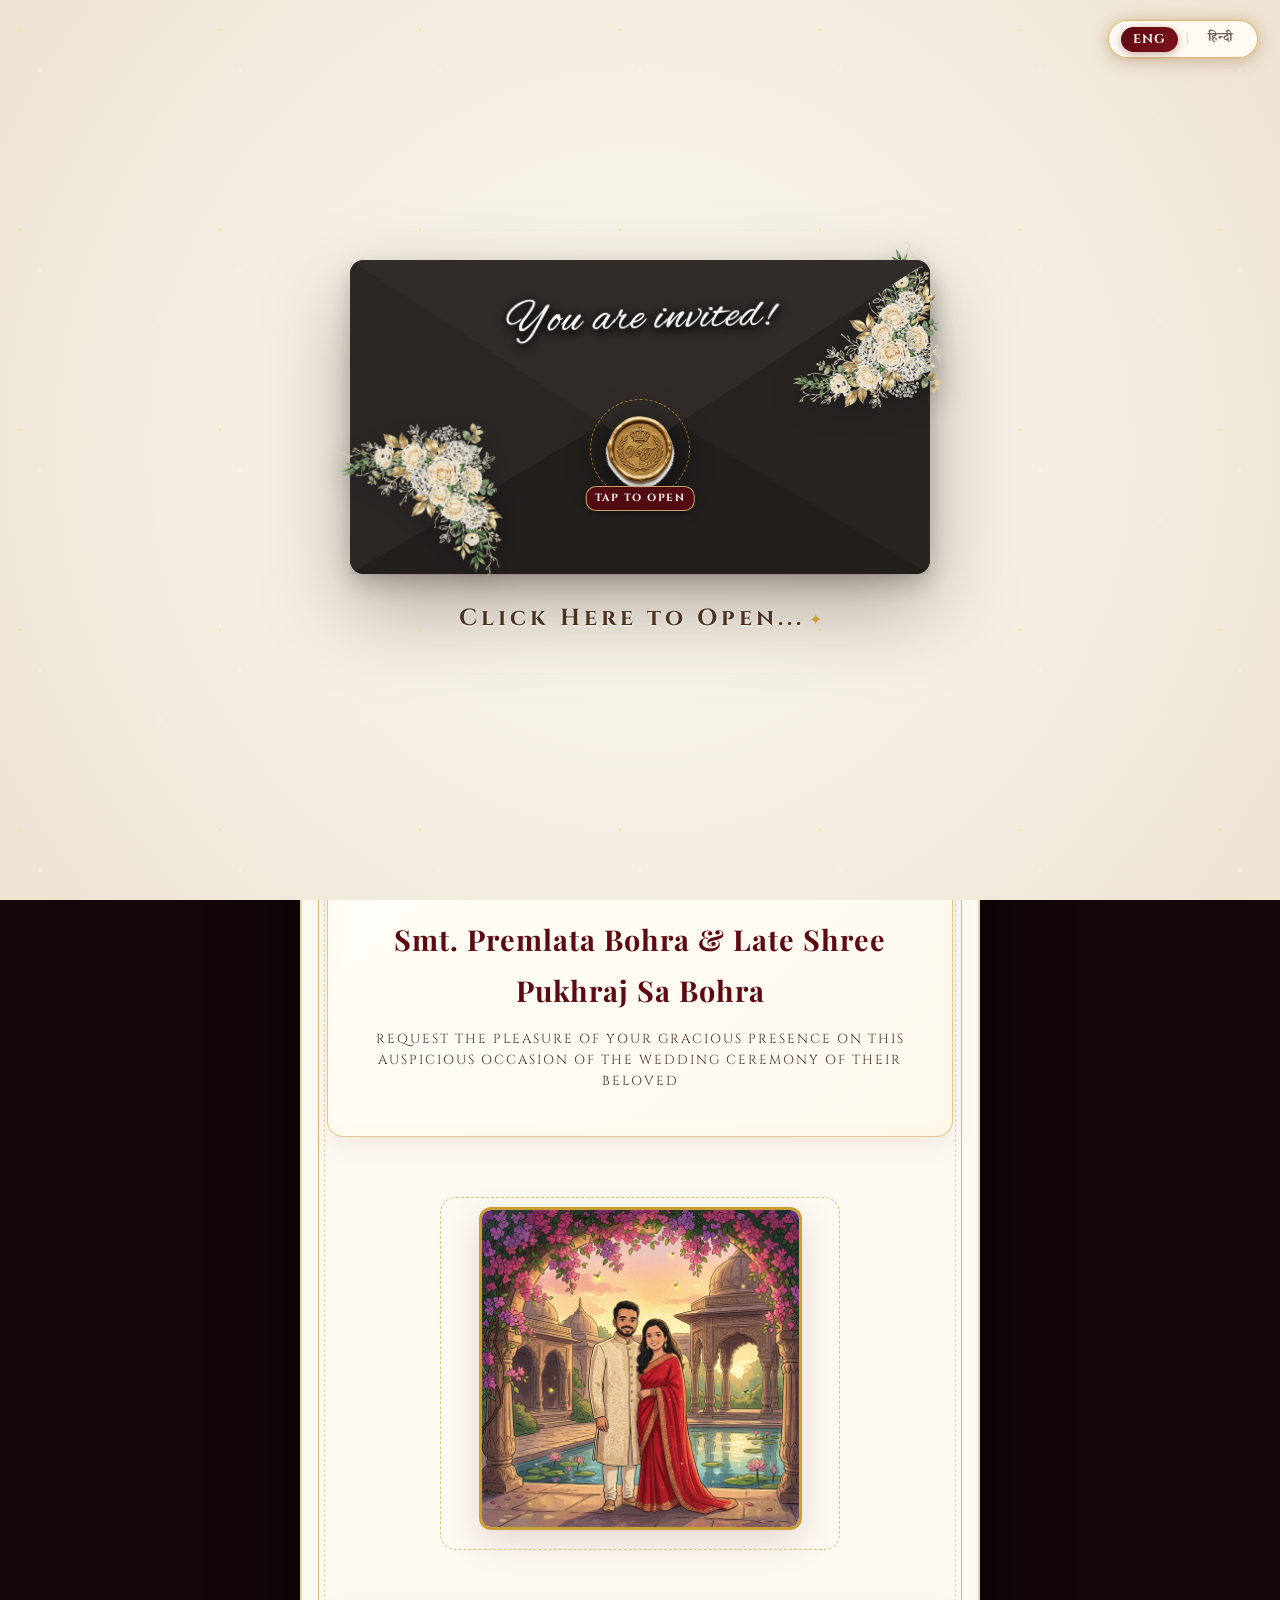
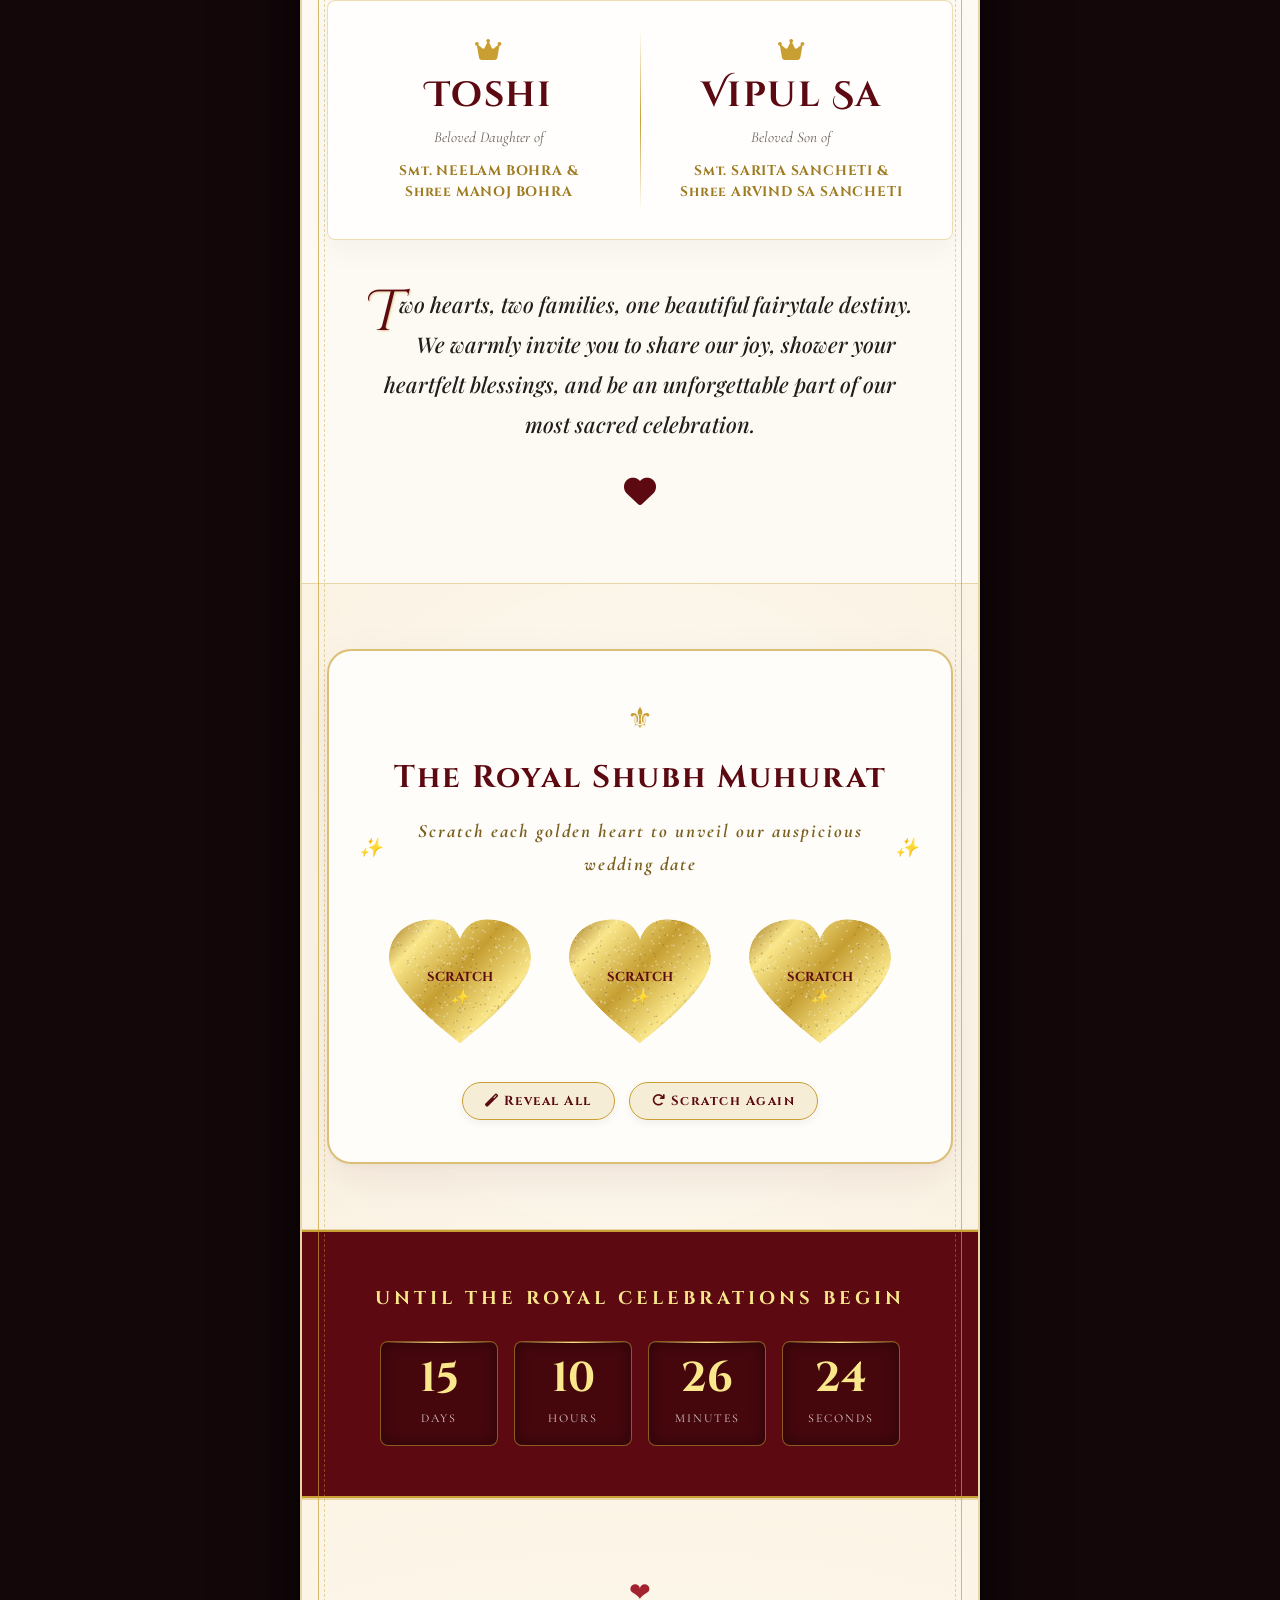
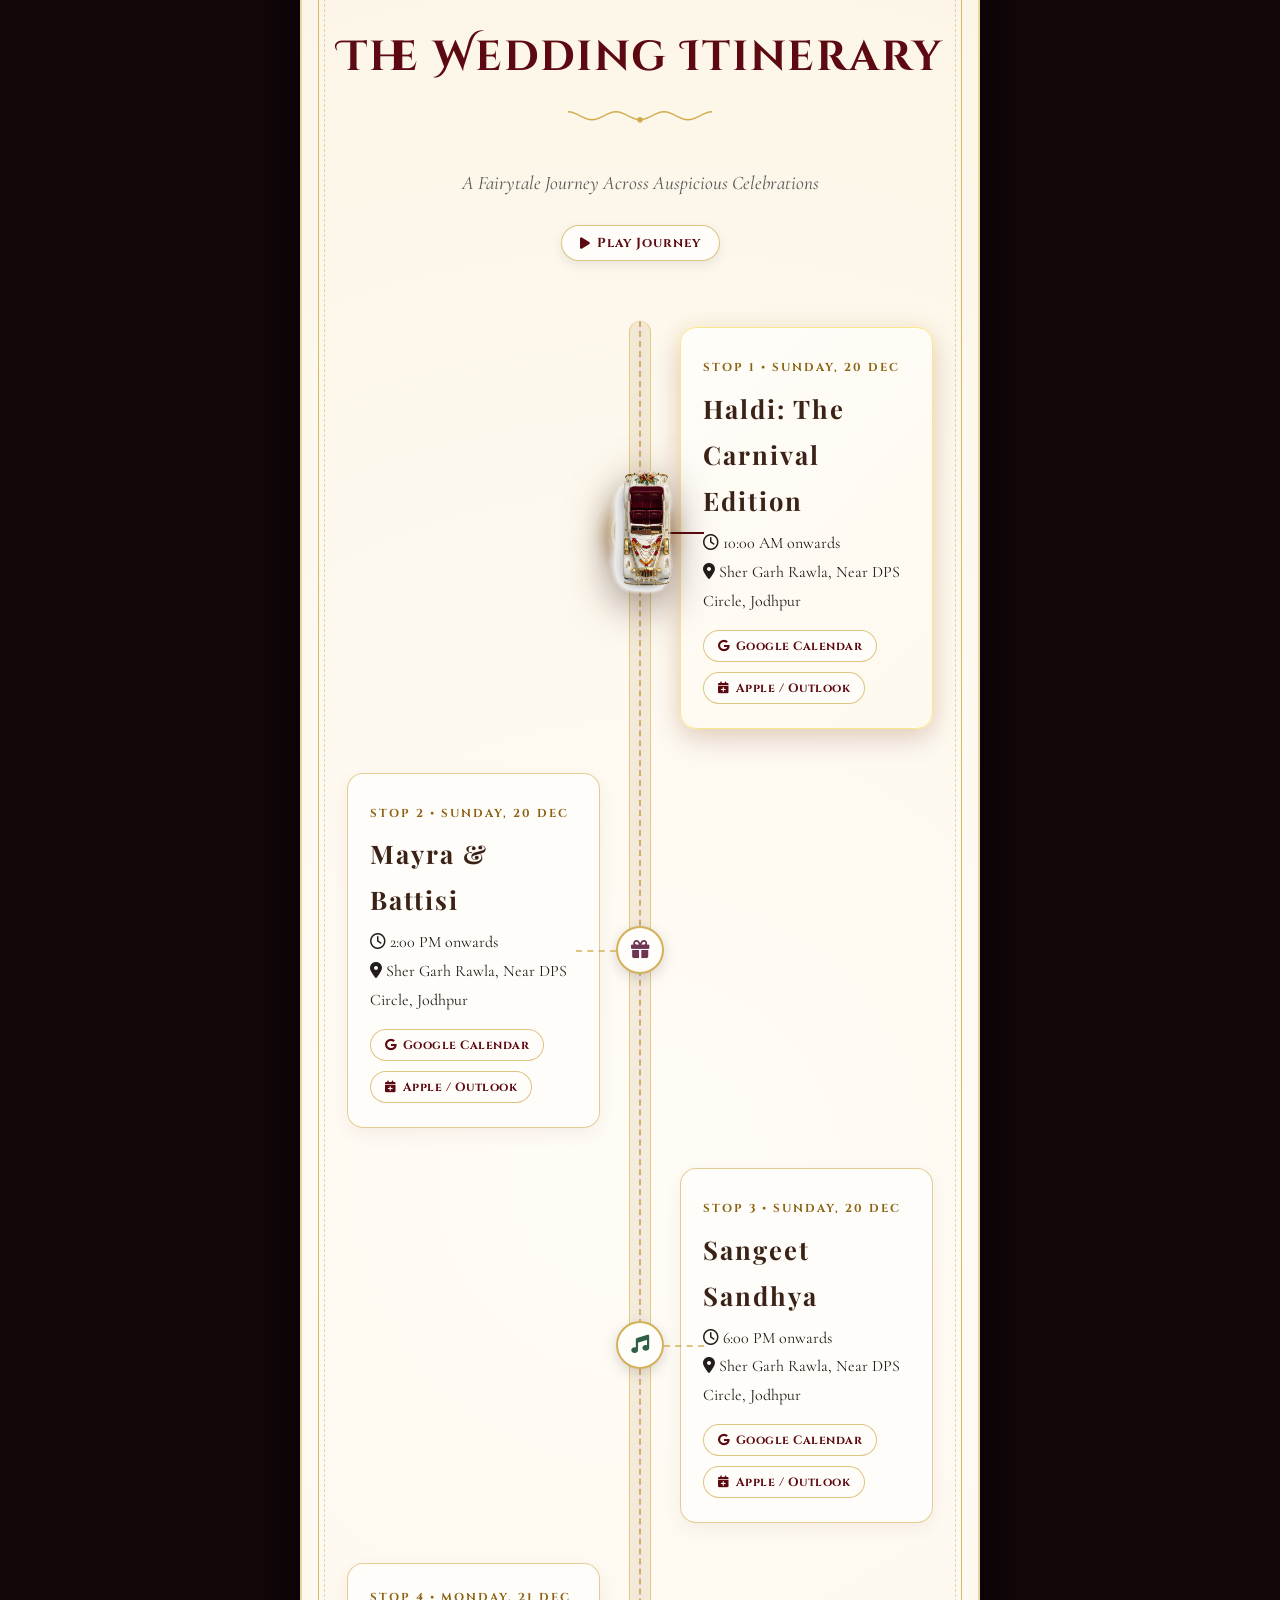
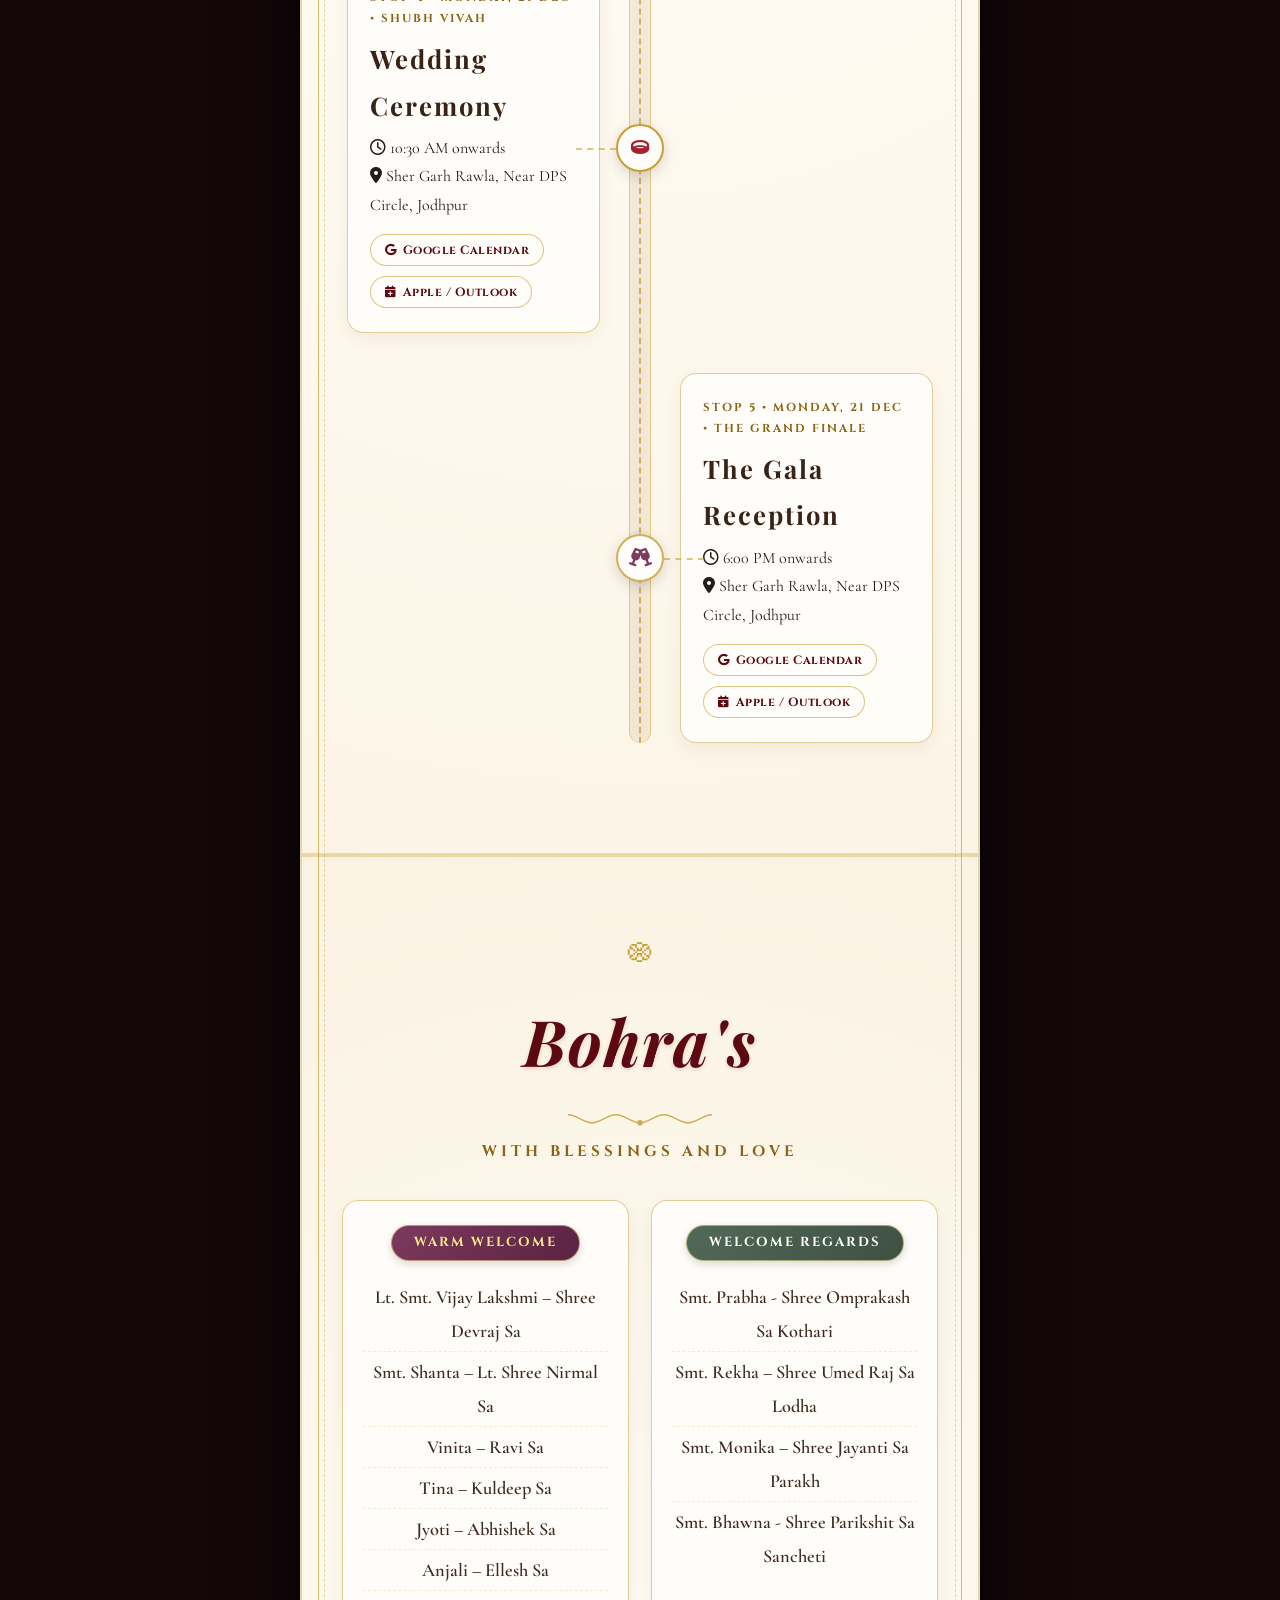
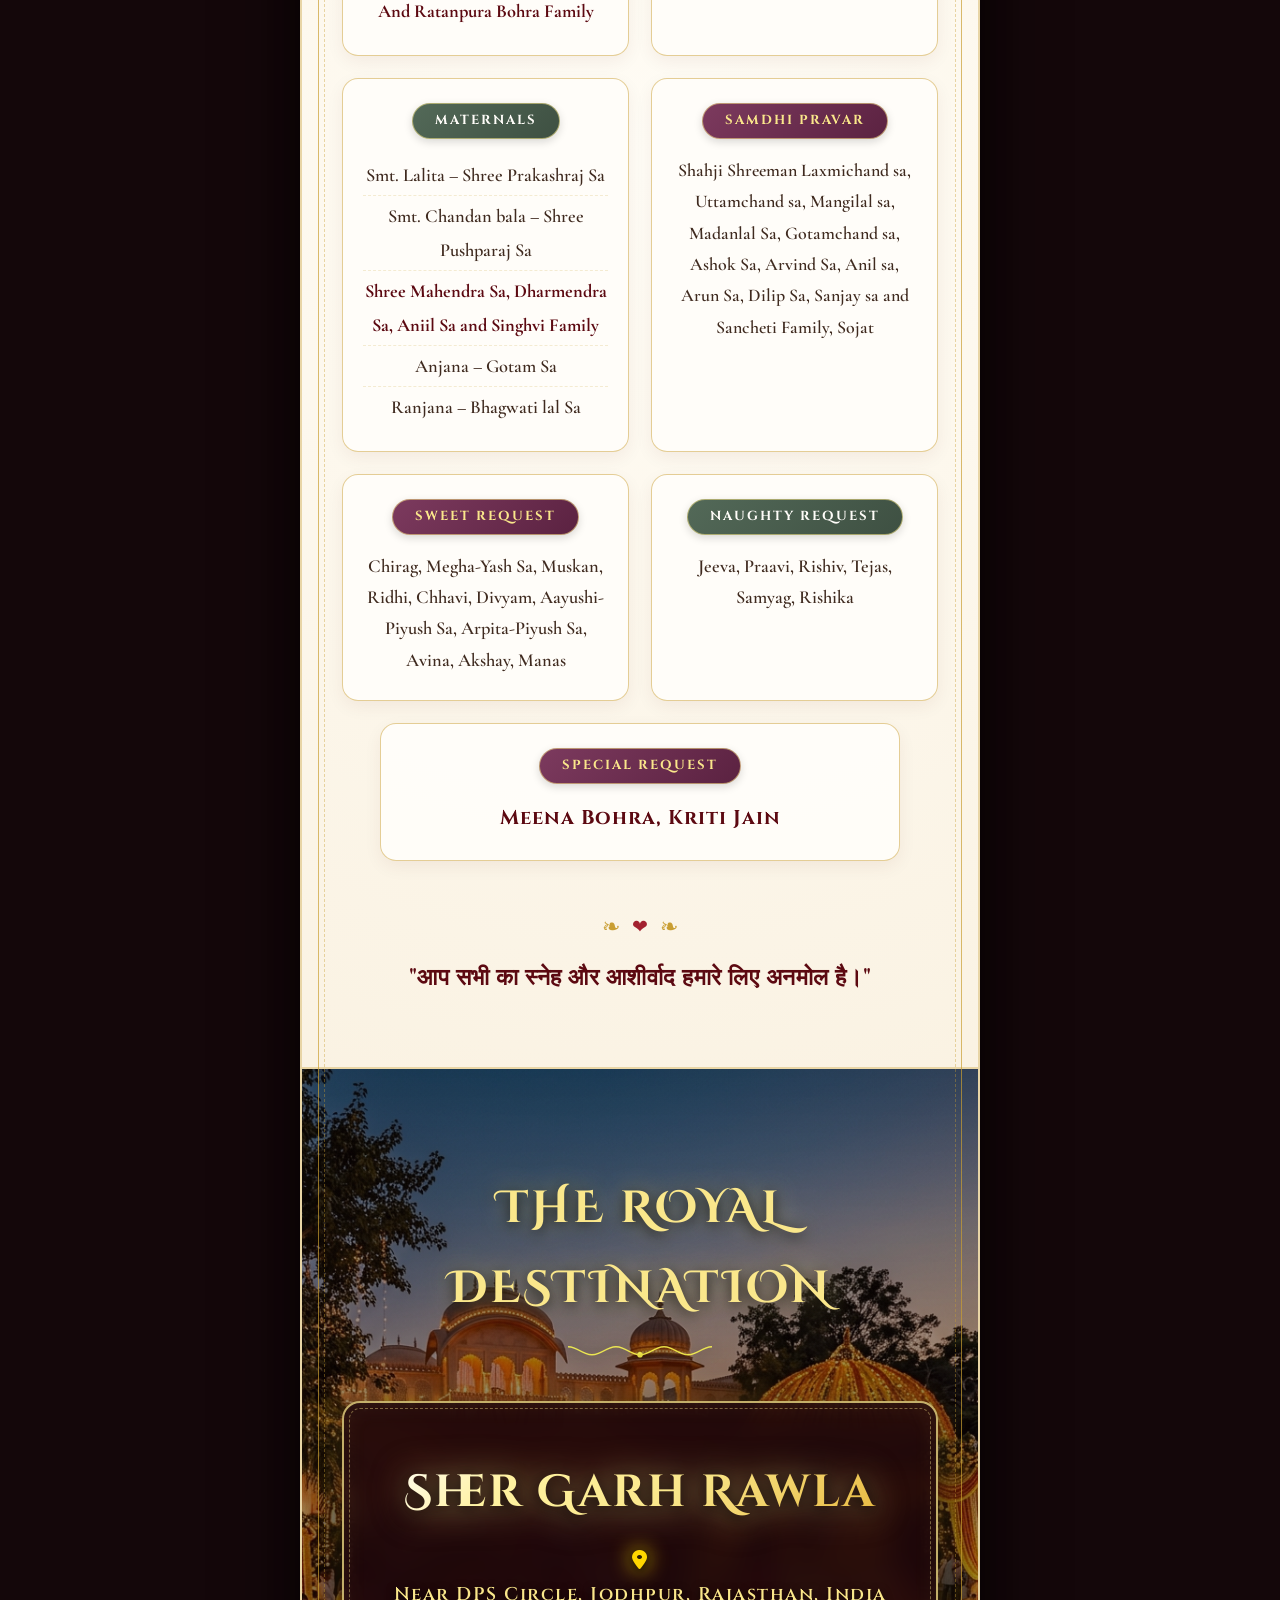
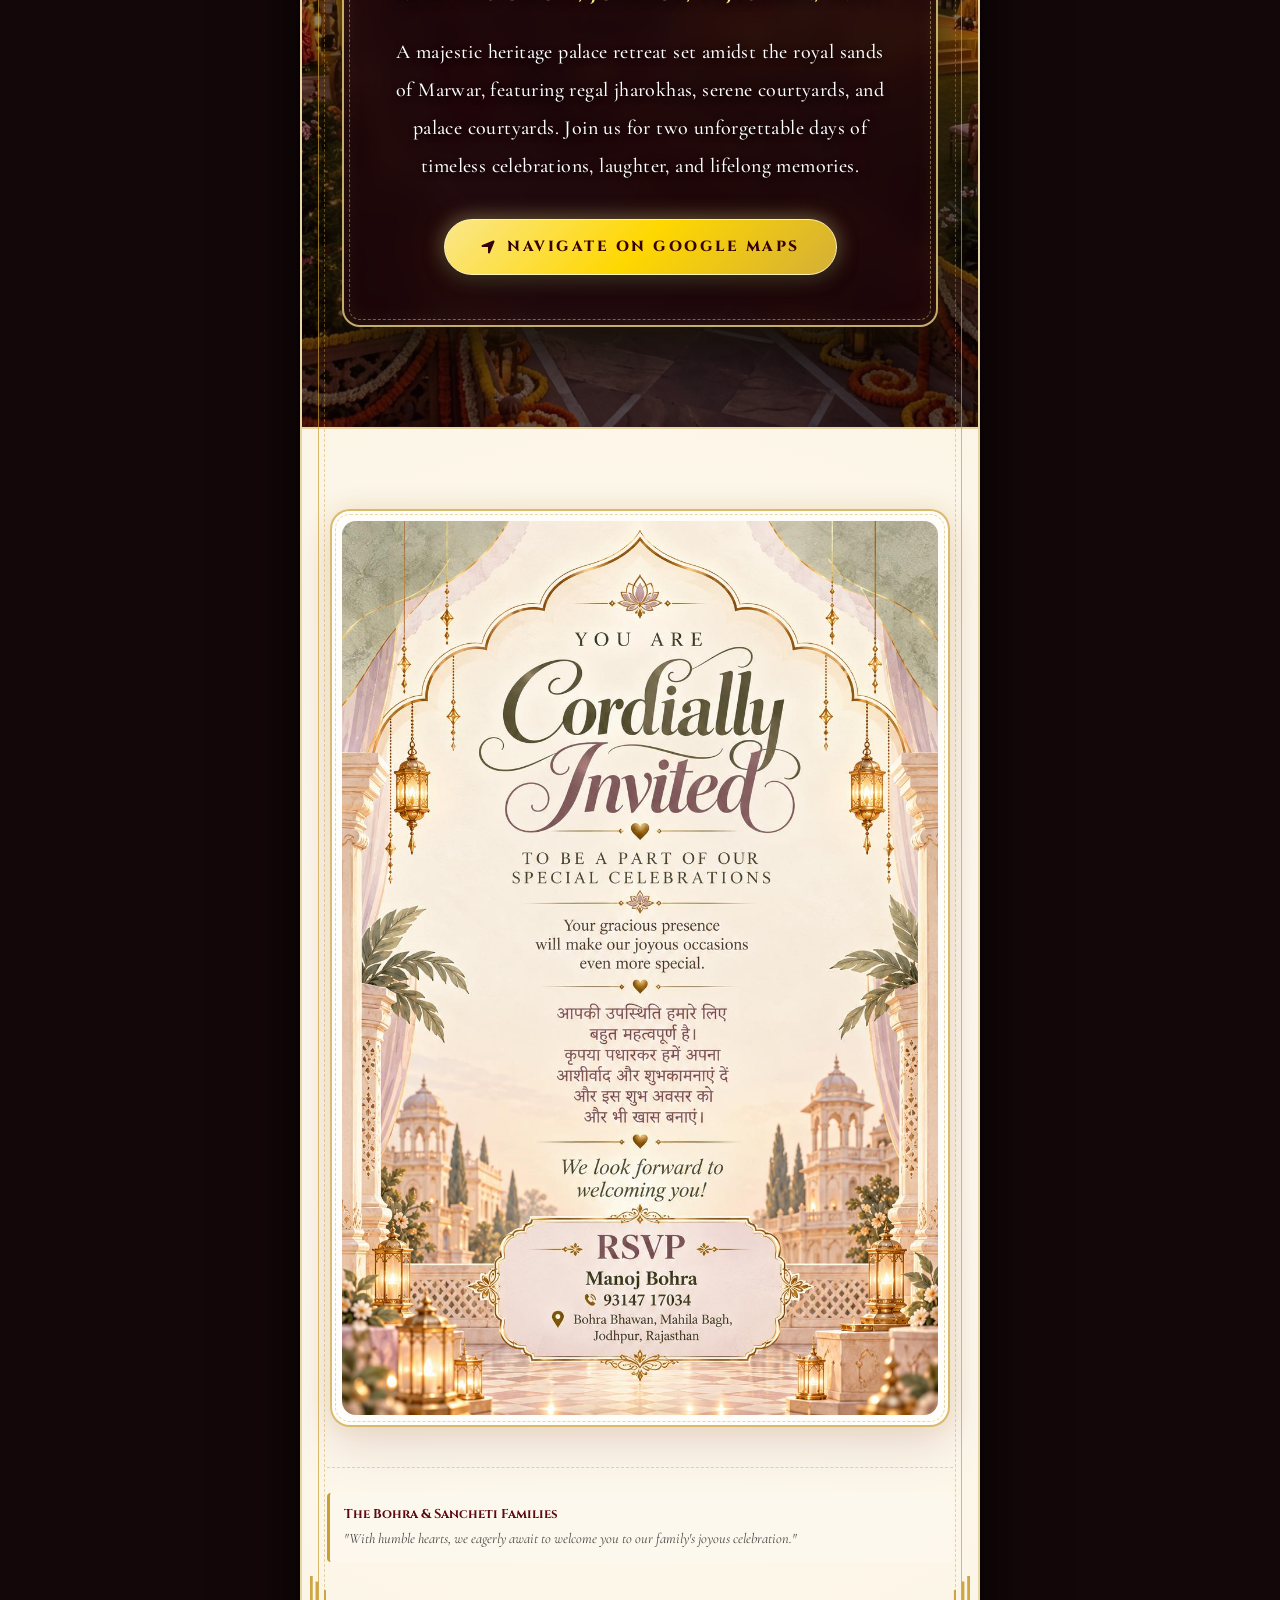
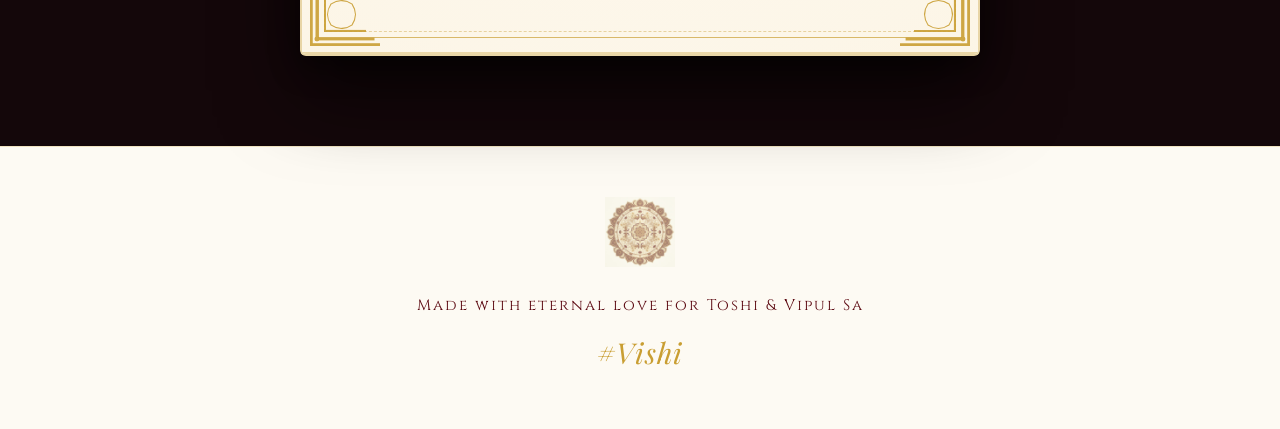
<file: index.html>
<!DOCTYPE html>
<html lang="en">

<head>
    <meta charset="UTF-8">
    <meta name="viewport" content="width=device-width, initial-scale=1.0">
    <title>Toshi with Vipul Sa — The Royal Wedding Invitation</title>
    <meta name="description"
        content="You are cordially invited to the royal wedding celebrations of Toshi and Vipul Sa on 20th & 21st December 2026 at Sher Garh Rawla, Near DPS Circle, Jodhpur, Rajasthan. With the blessings of Smt. Premlata Bohra & Late Shree Pukhraj Sa Bohra.">

    <!-- Favicon -->
    <link rel="icon" type="image/png" href="static/invitation/images/ganesha_clean.png">

    <!-- Google Fonts -->
    <link rel="preconnect" href="https://fonts.googleapis.com">
    <link rel="preconnect" href="https://fonts.gstatic.com" crossorigin>
    <link
        href="https://fonts.googleapis.com/css2?family=Alex+Brush&family=Great+Vibes&family=Cormorant+Garamond:ital,wght@0,300;0,400;0,500;0,600;0,700;1,400&family=Cinzel:wght@400;600;700;800;900&family=Cinzel+Decorative:wght@400;700;900&family=Playfair+Display:ital,wght@0,400;0,600;0,700;1,400;1,600&family=Rozha+One&family=Noto+Serif+Devanagari:wght@400;500;600;700;800&display=swap"
        rel="stylesheet">

    <!-- AOS Library -->
    <link href="https://unpkg.com/aos@2.3.1/dist/aos.css" rel="stylesheet">

    <!-- Custom CSS -->
    <link rel="stylesheet" href="static/invitation/css/royal_wedding.css?v=2.0">

    <!-- FontAwesome Icons -->
    <link rel="stylesheet" href="https://cdnjs.cloudflare.com/ajax/libs/font-awesome/6.4.0/css/all.min.css">
</head>

<body>
    <!-- Royal Language Switcher Pill (ENG | हिन्दी) -->
    <div class="royal-lang-pill-container" id="royalLangPill" title="भाषा बदलें / Change Language">
        <button class="royal-lang-btn active" id="lang-pill-en" onclick="setLanguage('en')">ENG</button>
        <span class="royal-lang-sep">|</span>
        <button class="royal-lang-btn" id="lang-pill-hi" onclick="setLanguage('hi')">हिन्दी</button>
    </div>

    <!-- Global Scalable SVG Heart ClipPath -->
    <svg width="0" height="0" style="position: absolute; pointer-events: none;" aria-hidden="true">
        <defs>
            <clipPath id="heartClip" clipPathUnits="objectBoundingBox">
                <path
                    d="M 0.5, 0.92 C 0.46, 0.88, 0.02, 0.54, 0.02, 0.30 C 0.02, 0.12, 0.16, 0.02, 0.32, 0.02 C 0.42, 0.02, 0.47, 0.08, 0.5, 0.16 C 0.53, 0.08, 0.58, 0.02, 0.68, 0.02 C 0.84, 0.02, 0.98, 0.12, 0.98, 0.30 C 0.98, 0.54, 0.54, 0.88, 0.5, 0.92 Z" />
            </clipPath>
        </defs>
    </svg>

    <!-- Royal Loading Screen -->
    <div class="loader-wrapper">
        <div class="loader-crest">
            <div class="loader-spinner"></div>
            <div class="loader-monogram">V 𑁍 T</div>
        </div>
        <p class="loader-text">Preparing Royal Invitation...</p>
    </div>

    <!-- ==========================================================================
         1. 3D GRAND ROYAL VELVET ENVELOPE (SHAHI LIFAFA EXPERIENCE)
         ========================================================================== -->
    <!-- ==========================================================================
         1. LUXURY HANDMADE WEDDING ENVELOPE (REFERENCE REPLICATION)
         ========================================================================== -->
    <!-- ==========================================================================
         1. 3D HANDMADE LUXURY WEDDING ENVELOPE (INTERACTIVE OPENING EXPERIENCE)
         ========================================================================== -->
    <div id="envelope-stage" class="handmade-3d-stage">
        <div class="envelope-stardust"></div>

        <div class="handmade-envelope-wrapper" onclick="openInvitation()">
            <div class="handmade-3d-envelope" id="handmade3dEnvelope">
                <!-- Inner Gold/Parchment Lining -->
                <div class="inner-envelope-lining"></div>

                <!-- Invitation Card Peeking Inside & Sliding Up -->
                <div class="handmade-card-peeking" id="handmadeCardPeeking">
                    <div class="peeking-card-content">
                        <img src="static/invitation/images/ganesha_clean.png" alt="Lord Ganesha"
                            class="peeking-ganesha">
                        <p class="peeking-invocation" data-i18n="peeking_invocation">|| SHREE GANESHAYA NAMAH ||</p>
                        <h2 class="peeking-couple" data-i18n="peeking_couple">VIPUL & TOSHI</h2>
                        <p class="peeking-tag" data-i18n="peeking_tag">The Royal Wedding Invitation</p>
                    </div>
                </div>

                <!-- Pocket Triangular Flaps (Dark Charcoal Handmade Paper) -->
                <div class="pocket-side pocket-left"></div>
                <div class="pocket-side pocket-right"></div>
                <div class="pocket-side pocket-bottom"></div>

                <!-- Botanical Corner Florals (White Roses, Peonies & Gold Leaves) -->
                <div class="envelope-floral-corner floral-bl">
                    <img src="static/invitation/images/white_rose_gold_bouquet.png"
                        alt="White Rose & Gold Floral Accent" class="floral-img">
                </div>
                <div class="envelope-floral-corner floral-tr">
                    <img src="static/invitation/images/white_rose_gold_bouquet.png"
                        alt="White Rose & Gold Floral Accent" class="floral-img tr-rotate">
                </div>

                <!-- 3D Top Flap (Folds Open Upwards in 3D!) -->
                <div class="handmade-top-flap" id="handmadeTopFlap">
                    <!-- Front face: Dark charcoal paper with "You are invited!" script -->
                    <div class="flap-face-front">
                        <span class="flap-calligraphy" data-i18n="flap_calligraphy">You are invited!</span>
                    </div>
                    <!-- Back face: Gold brocade lining revealed when flipped up -->
                    <div class="flap-face-back"></div>
                </div>

                <!-- Authentic Molten Gold Wax Seal with V & T Monogram -->
                <div id="royal-wax-seal" class="handmade-vt-wax-seal"
                    onclick="event.stopPropagation(); openInvitation();" title="Tap to Break Wax Seal & Open">
                    <img src="static/invitation/images/gold_wax_seal_vt.png" alt="Royal V&T Wax Seal"
                        class="wax-seal-img">
                    <div class="seal-halo-pulse"></div>
                    <span class="seal-tap-badge" data-i18n="seal_tap_badge">TAP TO OPEN</span>
                </div>
            </div>

            <!-- "Click Here to Open..." call-to-action matching reference photo -->
            <div class="handmade-open-prompt">
                <span class="open-prompt-text" data-i18n="open_prompt_text">Click Here to Open...</span>
                <div class="open-prompt-sparkles">✦</div>
            </div>
        </div>
    </div>

    <!-- Falling Petals & Fairytale Stardust -->
    <div id="petals-container"></div>

    <!-- ==========================================================================
         2. MAIN PHYSICAL ROYAL INVITATION CARD (SHAHI NIMANTRAN PATRIKA)
         ========================================================================== -->
    <div class="physical-card-wrapper" id="main-card">
        <div class="gold-leaf-overlay"></div>

        <!-- Ornate Rajasthani Filigree Corners -->
        <div class="ornate-corner corner-tl"></div>
        <div class="ornate-corner corner-tr"></div>
        <div class="ornate-corner corner-bl"></div>
        <div class="ornate-corner corner-br"></div>


        <!-- ==========================================================================
             HERO SECTION (AUSPICIOUS INVOCATION & PROCLAMATION) - PAGES 1 & 2
             ========================================================================== -->
        <section id="hero" class="hero jain-theme-bg"
            style="background-image: url('static/invitation/images/bg_full.png?v=2.0');">
            <div class="hero-content" data-aos="zoom-in" data-aos-duration="1400">

                <!-- Lord Ganesha in Palace Arch -->
                <div class="ganesha-top" data-aos="fade-down" data-aos-delay="200">
                    <img src="static/invitation/images/ganesha_lotus.png" alt="Lord Ganesha" class="ganesha-img">
                </div>

                <p class="cinzel shree-ganesh" data-i18n="shree_ganesh">|| SHREE GANESHAYA NAMAH ||</p>
                <h2 class="sub-title" data-i18n="hero_subtitle">With immense joy and divine blessings, we invite you to witness the union of</h2>
                <h2 class="main-title bride-name" data-i18n="bride_name">TOSHI</h2>
                <h2 class="main-title couple-connector" data-i18n="couple_connector">with</h2>
                <h2 class="main-title groom-name" data-i18n="groom_name">VIPUL SA</h2>
                <p class="hero-auspicious-tag" data-i18n="hero_tag">Under the celestial constellation of love, grace &amp;<br>eternal devotion</p>
            </div>
        </section>

        <!-- ==========================================================================
             GRANDPARENTS & PARENTS PATRIKA SECTION - PAGES 3 & 4
             ========================================================================== -->
        <section id="story" class="section invitation-msg">
            <div class="container" data-aos="fade-up">

                <!-- Grandparents Blessing Card (Page 3) -->
                <div class="grandparents-blessing-card" data-aos="fade-up" data-aos-duration="1000">
                    <span class="blessing-lotus-ornament">𑁍</span>
                    <p class="blessing-lead-label" data-i18n="blessing_lead">With The Blessings Of</p>
                    <h3 class="grandparents-names" data-i18n="grandparents_names">Smt. Premlata Bohra & Late Shree Pukhraj Sa Bohra</h3>
                    <p class="grandparents-request" data-i18n="grandparents_request">
                        Request the pleasure of your gracious presence on this auspicious occasion of the wedding
                        ceremony of their beloved
                    </p>
                    <!-- <div class="sadar-aamantran-calligraphy">
                        <span>सादर आमंत्रण</span>
                    </div>
                    <p class="blessing-presence-note">
                        "Your presence and blessings will make this celebration even more special for us"
                    </p> -->
                </div>

                <!-- Couple Portrait in Ornate Frame -->
                <div class="couple-ghibli-container" data-aos="zoom-in" data-aos-duration="1200">
                    <img src="static/invitation/images/couple_ghibli.png" alt="Toshi with Vipul Sa" class="couple-img">
                </div>

                <!-- Parents Proclamation Block (Page 4) -->
                <div class="parents-block">
                    <!-- Bride's Parents -->
                    <div class="parent-side" data-aos="fade-left" data-aos-duration="1000">
                        <div class="family-crest-badge"><i class="fas fa-crown"></i></div>
                        <h3 class="candidate-name" data-i18n="cand_toshi">Toshi</h3>
                        <span class="relation" data-i18n="bride_relation">Beloved Daughter of</span>
                        <span class="role" data-i18n="bride_parents">Smt. NEELAM BOHRA &amp;<br>Shree MANOJ BOHRA</span>
                    </div>

                    <div class="vertical-divider"></div>

                    <!-- Groom's Parents -->
                    <div class="parent-side" data-aos="fade-right" data-aos-duration="1000">
                        <div class="family-crest-badge"><i class="fas fa-crown"></i></div>
                        <h3 class="candidate-name" data-i18n="cand_vipul">Vipul Sa</h3>
                        <span class="relation" data-i18n="groom_relation">Beloved Son of</span>
                        <span class="role" data-i18n="groom_parents">Smt. SARITA SANCHETI &amp;<br>Shree ARVIND SA SANCHETI</span>
                    </div>
                </div>

                <p class="romantic-quote" data-aos="fade-up" data-i18n="romantic_quote">
                    <span class="drop-cap">T</span>wo hearts, two families, one beautiful fairytale destiny. We warmly
                    invite you to share our joy, shower your heartfelt blessings, and be an unforgettable part of our
                    most sacred celebration.
                </p>

                <div class="story-highlight" style="margin-top: 20px;">
                    <i class="fas fa-heart" style="color: var(--primary-color); font-size: 2rem;"></i>
                </div>
            </div>
        </section>

        <!-- ==========================================================================
             INTERACTIVE ROYAL SCRATCH CARD SECTION (HIGH-LIGHT FEATURE)
             ========================================================================== -->
        <!-- ==========================================================================
             INTERACTIVE ROYAL SCRATCH CARD SECTION (3 HEARTS: 21 • 12 • 26)
             ========================================================================== -->
        <section id="scratch-card" class="section scratch-card-section">
            <div class="container" data-aos="fade-up">
                <div class="scratch-card-wrapper">
                    <div class="scratch-header-crest">⚜</div>
                    <h2 class="scratch-card-title" data-i18n="scratch_title">The Royal Shubh Muhurat</h2>
                    <p class="scratch-card-instructions" data-i18n="scratch_instructions">
                        <span>✨</span> Scratch each golden heart to unveil our auspicious wedding date <span>✨</span>
                    </p>

                    <!-- The 3 Hearts Grid (21 • 12 • 26) -->
                    <div class="scratch-hearts-stage">
                        <!-- Heart 1: 21 (Day) -->
                        <div class="scratch-heart-pod" id="heart-pod-0" data-idx="0"
                            title="Scratch to reveal wedding day">
                            <div class="heart-revealed-content">
                                <span class="heart-date-number">21</span>
                                <span class="heart-date-label" data-i18n="heart_lbl_0">DAY</span>
                            </div>
                            <canvas class="heart-scratch-canvas" id="heart-canvas-0"></canvas>
                            <div class="heart-sparkle-marker">✦</div>
                        </div>

                        <!-- Heart 2: 12 (Month) -->
                        <div class="scratch-heart-pod" id="heart-pod-1" data-idx="1"
                            title="Scratch to reveal wedding month">
                            <div class="heart-revealed-content">
                                <span class="heart-date-number">12</span>
                                <span class="heart-date-label" data-i18n="heart_lbl_1">DEC</span>
                            </div>
                            <canvas class="heart-scratch-canvas" id="heart-canvas-1"></canvas>
                            <div class="heart-sparkle-marker">✦</div>
                        </div>

                        <!-- Heart 3: 26 (Year) -->
                        <div class="scratch-heart-pod" id="heart-pod-2" data-idx="2"
                            title="Scratch to reveal wedding year">
                            <div class="heart-revealed-content">
                                <span class="heart-date-number">26</span>
                                <span class="heart-date-label" data-i18n="heart_lbl_2">2026</span>
                            </div>
                            <canvas class="heart-scratch-canvas" id="heart-canvas-2"></canvas>
                            <div class="heart-sparkle-marker">✦</div>
                        </div>
                    </div>

                    <!-- Auspicious Proclamation Revealed Below -->
                    <!-- <div class="scratch-revealed-announcement" id="scratchAnnouncement">
                        <p class="revealed-muhurat-badge"><i class="far fa-clock"></i> Shubh Muhurat: 10:30 AM onwards
                        </p>
                        <p class="revealed-venue-badge"><i class="fas fa-map-marker-alt"></i> Sher Garh Rawla, Near DPS
                            Circle, Jodhpur</p>
                    </div> -->

                    <!-- Interactive Controls -->
                    <div class="scratch-card-actions">
                        <button class="btn-scratch-reset" onclick="revealAllHearts()">
                            <i class="fas fa-magic"></i> <span data-i18n="scratch_reveal_all">Reveal All</span>
                        </button>
                        <button class="btn-scratch-reset" onclick="resetAllHearts()">
                            <i class="fas fa-redo"></i> <span data-i18n="scratch_again">Scratch Again</span>
                        </button>
                    </div>
                </div>
            </div>

            <!-- Fullscreen / Section Canvas for the BOOM OF FLOWERS Explosion -->
            <canvas id="flower-boom-canvas" class="flower-boom-canvas"></canvas>
        </section>

        <!-- ==========================================================================
             COUNTDOWN SECTION
             ========================================================================== -->
        <section class="countdown-section">
            <div class="container">
                <h3 class="countdown-title" data-aos="fade-down" data-i18n="countdown_title">Until the Royal Celebrations Begin</h3>
                <div id="timer" class="timer-grid">
                    <div class="timer-item" data-aos="flip-left" data-aos-delay="50">
                        <span id="days">00</span>
                        <label data-i18n="countdown_days">Days</label>
                    </div>
                    <div class="timer-item" data-aos="flip-left" data-aos-delay="150">
                        <span id="hours">00</span>
                        <label data-i18n="countdown_hours">Hours</label>
                    </div>
                    <div class="timer-item" data-aos="flip-left" data-aos-delay="250">
                        <span id="minutes">00</span>
                        <label data-i18n="countdown_minutes">Minutes</label>
                    </div>
                    <div class="timer-item" data-aos="flip-left" data-aos-delay="350">
                        <span id="seconds">00</span>
                        <label data-i18n="countdown_seconds">Seconds</label>
                    </div>
                </div>
            </div>
        </section>

        <!-- ==========================================================================
             EVENTS SECTION (THE ROYAL FESTIVITIES - 5 EVENTS) - PAGES 5, 6, 7, 8, 9
             ========================================================================== -->
        <!-- ==========================================================================
             THE WEDDING ITINERARY TIMELINE (WITH ANIMATED VERTICAL CAR ROADWAY)
             ========================================================================== -->
        <section id="events" class="section events-itinerary-section">
            <div class="container">
                <div class="itinerary-header-crest" data-aos="fade-down">
                    <span class="crest-heart">❤</span>
                </div>
                <h2 class="section-title" data-aos="fade-down" data-i18n="itinerary_title">The Wedding Itinerary</h2>
                <p class="itinerary-tagline" data-aos="fade-up" data-i18n="itinerary_tagline">A Fairytale Journey Across Auspicious Celebrations</p>

                <!-- Journey Navigation Controls -->
                <div class="itinerary-controls" data-aos="fade-up" data-aos-delay="100">
                    <!-- <button class="btn-itinerary-ctrl" onclick="driveCarPrev()" title="Previous Event">
                        <i class="fas fa-chevron-up"></i> Previous Event
                    </button>
                    <button class="btn-itinerary-ctrl btn-drive-next" onclick="driveCarNext()"
                        title="Drive Car to Next Event">
                        <i class="fas fa-car-side"></i> Drive to Next Event <i class="fas fa-arrow-down"></i>
                    </button> -->
                    <button class="btn-itinerary-ctrl btn-tour-toggle" id="btnTourMode" onclick="toggleAutoTour()"
                        title="Auto Tour Journey">
                        <i class="fas fa-play" id="tourIcon"></i> <span id="tourText" data-i18n="tour_play">Play Journey</span>
                    </button>
                </div>

                <!-- Vertical Itinerary Timeline Wrapper -->
                <div class="vertical-timeline-wrapper" id="itineraryTimelineWrapper">
                    <!-- Central Vertical Road Spine -->
                    <div class="timeline-vertical-road">
                        <div class="road-dashed-line"></div>
                    </div>

                    <!-- The Animated Vintage Wedding Car Driving Vertically Down -->
                    <div class="vertical-wedding-car" id="weddingConvoyCar" onclick="driveCarNext()"
                        title="Click to cruise to next event">
                        <img src="static/invitation/images/royal_wedding_car_top.png" alt="Royal Wedding Car"
                            class="car-vertical-img">
                    </div>

                    <!-- Timeline Rows (Alternating Right & Left) -->
                    <div class="timeline-items-container">

                        <!-- Event 1: Haldi & Carnival (Right Side) -->
                        <div class="timeline-item item-right active" id="timeline-node-0"
                            onclick="driveCarToStop(0, false)" data-aos="fade-left" data-aos-duration="900">
                            <div class="timeline-milestone-marker">
                                <div class="marker-dot">
                                    <i class="fas fa-sun" style="color: #d49814;"></i>
                                </div>
                                <div class="marker-branch-line"></div>
                            </div>
                            <div class="timeline-card">
                                <span class="timeline-badge" data-i18n="event_1_badge">STOP 1 • SUNDAY, 20 DEC</span>
                                <h3 class="timeline-event-title" data-i18n="event_1_title">Haldi: The Carnival Edition</h3>
                                <!-- <p class="timeline-quote">"Colors of love, laughter & new beginnings"</p> -->
                                <div class="timeline-meta">
                                    <!-- <p class="meta-line"><i class="far fa-calendar-alt"></i> Sunday, 20th December 2026 -->
                                    <!-- </p> -->
                                    <p class="meta-line" data-i18n="event_1_time"><i class="far fa-clock"></i> 10:00 AM onwards</p>
                                    <p class="meta-line" data-i18n="event_1_venue"><i class="fas fa-map-marker-alt"></i> Sher Garh Rawla, Near DPS
                                        Circle, Jodhpur</p>
                                </div>
                                <!-- <div class="timeline-dress-code">Dress Code: Vibrant Festive Yellows & Pastels</div> -->
                                <div class="timeline-card-actions">
                                    <button class="btn-cal-mini"
                                        onclick="event.stopPropagation(); addEventToGoogleCalendar('haldi')">
                                        <i class="fab fa-google"></i> Google Calendar
                                    </button>
                                    <button class="btn-cal-mini"
                                        onclick="event.stopPropagation(); downloadICalFile('haldi')">
                                        <i class="fas fa-calendar-plus"></i> Apple / Outlook
                                    </button>
                                </div>
                            </div>
                        </div>

                        <!-- Event 2: Mayra & Battisi (Left Side) -->
                        <div class="timeline-item item-left" id="timeline-node-1" onclick="driveCarToStop(1, false)"
                            data-aos="fade-right" data-aos-duration="900">
                            <div class="timeline-milestone-marker">
                                <div class="marker-dot">
                                    <i class="fas fa-gift" style="color: #6d3552;"></i>
                                </div>
                                <div class="marker-branch-line"></div>
                            </div>
                            <div class="timeline-card">
                                <span class="timeline-badge" data-i18n="event_2_badge">STOP 2 • SUNDAY, 20 DEC</span>
                                <h3 class="timeline-event-title" data-i18n="event_2_title">Mayra & Battisi</h3>
                                <div class="timeline-meta">
                                    <p class="meta-line" data-i18n="event_2_time"><i class="far fa-clock"></i> 2:00 PM onwards</p>
                                    <p class="meta-line" data-i18n="event_1_venue"><i class="fas fa-map-marker-alt"></i> Sher Garh Rawla, Near DPS
                                        Circle, Jodhpur</p>
                                </div>
                                <div class="timeline-card-actions">
                                    <button class="btn-cal-mini"
                                        onclick="event.stopPropagation(); addEventToGoogleCalendar('mayra')">
                                        <i class="fab fa-google"></i> Google Calendar
                                    </button>
                                    <button class="btn-cal-mini"
                                        onclick="event.stopPropagation(); downloadICalFile('mayra')">
                                        <i class="fas fa-calendar-plus"></i> Apple / Outlook
                                    </button>
                                </div>
                            </div>
                        </div>

                        <!-- Event 3: Sangeet Sandhya (Right Side) -->
                        <div class="timeline-item item-right" id="timeline-node-2" onclick="driveCarToStop(2, false)"
                            data-aos="fade-left" data-aos-duration="900">
                            <div class="timeline-milestone-marker">
                                <div class="marker-dot">
                                    <i class="fas fa-music" style="color: #2e6046;"></i>
                                </div>
                                <div class="marker-branch-line"></div>
                            </div>
                            <div class="timeline-card">
                                <span class="timeline-badge" data-i18n="event_3_badge">STOP 3 • SUNDAY, 20 DEC</span>
                                <h3 class="timeline-event-title" data-i18n="event_3_title">Sangeet Sandhya</h3>
                                <!-- <p class="timeline-quote">"An evening of music, dance and endless celebrations"</p> -->
                                <div class="timeline-meta">
                                    <!-- <p class="meta-line"><i class="far fa-calendar-alt"></i> Sunday, 20th December 2026 -->
                                    <!-- </p> -->
                                    <p class="meta-line" data-i18n="event_3_time"><i class="far fa-clock"></i> 6:00 PM onwards</p>
                                    <p class="meta-line" data-i18n="event_1_venue"><i class="fas fa-map-marker-alt"></i> Sher Garh Rawla, Near DPS
                                        Circle, Jodhpur</p>
                                </div>
                                <!-- <div class="timeline-dress-code">Dress Code: Regal Rajputana & Velvet Glamour</div> -->
                                <div class="timeline-card-actions">
                                    <button class="btn-cal-mini"
                                        onclick="event.stopPropagation(); addEventToGoogleCalendar('sangeet')">
                                        <i class="fab fa-google"></i> Google Calendar
                                    </button>
                                    <button class="btn-cal-mini"
                                        onclick="event.stopPropagation(); downloadICalFile('sangeet')">
                                        <i class="fas fa-calendar-plus"></i> Apple / Outlook
                                    </button>
                                </div>
                            </div>
                        </div>

                        <!-- Event 4: Wedding Ceremony (Left Side) - Featured -->
                        <div class="timeline-item item-left" id="timeline-node-3" onclick="driveCarToStop(3, false)"
                            data-aos="fade-right" data-aos-duration="900">
                            <div class="timeline-milestone-marker">
                                <div class="marker-dot featured-dot">
                                    <i class="fas fa-ring" style="color: #a32230;"></i>
                                </div>
                                <div class="marker-branch-line"></div>
                            </div>
                            <div class="timeline-card featured-card">
                                <span class="timeline-badge featured" data-i18n="event_4_badge">STOP 4 • MONDAY, 21 DEC • SHUBH VIVAH</span>
                                <h3 class="timeline-event-title" data-i18n="event_4_title">Wedding Ceremony</h3>
                                <!-- <p class="timeline-quote">"Two souls, one forever — Sacred Pheras & Hastamelap"</p> -->
                                <div class="timeline-meta">
                                    <!-- <p class="meta-line"><i class="far fa-calendar-alt"></i> Monday, 21st December 2026 -->
                                    <!-- </p> -->
                                    <p class="meta-line" data-i18n="event_4_time"><i class="far fa-clock"></i> 10:30 AM onwards</p>
                                    <p class="meta-line" data-i18n="event_1_venue"><i class="fas fa-map-marker-alt"></i> Sher Garh Rawla, Near DPS
                                        Circle, Jodhpur</p>
                                </div>
                                <!-- <div class="timeline-dress-code">Dress Code: Royal Heritage Silks & Gold Brocade</div> -->
                                <div class="timeline-card-actions">
                                    <button class="btn-cal-mini"
                                        onclick="event.stopPropagation(); addEventToGoogleCalendar('wedding')">
                                        <i class="fab fa-google"></i> Google Calendar
                                    </button>
                                    <button class="btn-cal-mini"
                                        onclick="event.stopPropagation(); downloadICalFile('wedding')">
                                        <i class="fas fa-calendar-plus"></i> Apple / Outlook
                                    </button>
                                </div>
                            </div>
                        </div>

                        <!-- Event 5: Reception (Right Side) -->
                        <div class="timeline-item item-right" id="timeline-node-4" onclick="driveCarToStop(4, false)"
                            data-aos="fade-left" data-aos-duration="900">
                            <div class="timeline-milestone-marker">
                                <div class="marker-dot">
                                    <i class="fas fa-glass-cheers" style="color: #7c3a5e;"></i>
                                </div>
                                <div class="marker-branch-line"></div>
                            </div>
                            <div class="timeline-card">
                                <span class="timeline-badge" data-i18n="event_5_badge">STOP 5 • MONDAY, 21 DEC • THE GRAND FINALE</span>
                                <h3 class="timeline-event-title" data-i18n="event_5_title">The Gala Reception</h3>
                                <!-- <p class="timeline-quote">"An evening to cherish new beginnings together"</p> -->
                                <div class="timeline-meta">
                                    <!-- <p class="meta-line"><i class="far fa-calendar-alt"></i> Monday, 21st December 2026 -->
                                    <!-- </p> -->
                                    <p class="meta-line" data-i18n="event_3_time"><i class="far fa-clock"></i> 6:00 PM onwards</p>
                                    <p class="meta-line" data-i18n="event_1_venue"><i class="fas fa-map-marker-alt"></i> Sher Garh Rawla, Near DPS
                                        Circle, Jodhpur</p>
                                </div>
                                <!-- <div class="timeline-dress-code">Dress Code: Imperial Evening Royale & Splendour</div> -->
                                <div class="timeline-card-actions">
                                    <button class="btn-cal-mini"
                                        onclick="event.stopPropagation(); addEventToGoogleCalendar('reception')">
                                        <i class="fab fa-google"></i> Google Calendar
                                    </button>
                                    <button class="btn-cal-mini"
                                        onclick="event.stopPropagation(); downloadICalFile('reception')">
                                        <i class="fas fa-calendar-plus"></i> Apple / Outlook
                                    </button>
                                </div>
                            </div>
                        </div>

                    </div>
                </div>
            </div>
        </section>

        <!-- ==========================================================================
             BOHRA'S FAMILY BLESSINGS SECTION (PAGE 10)
             ========================================================================== -->
        <section id="family" class="section family-section">
            <div class="container" data-aos="fade-up">
                <div class="family-header-crest">
                    <span class="crest-lotus">𑁍</span>
                </div>
                <h2 class="section-title family-main-title" data-i18n="family_title">Bohra's</h2>
                <p class="family-section-sub" data-i18n="family_sub">WITH BLESSINGS AND LOVE</p>

                <div class="family-cards-grid">
                    <!-- 1. Warm Welcome -->
                    <div class="royal-family-card card-mauve" data-aos="fade-up" data-aos-delay="50">
                        <div class="family-card-pill pill-mauve" data-i18n="pill_warm_welcome">WARM WELCOME</div>
                        <ul class="family-member-list">
                            <li data-i18n="family_item_1">Lt. Smt. Vijay Lakshmi – Shree Devraj Sa</li>
                            <li data-i18n="family_item_2">Smt. Shanta – Lt. Shree Nirmal Sa</li>
                            <li data-i18n="family_item_3">Vinita – Ravi Sa</li>
                            <li data-i18n="family_item_4">Tina – Kuldeep Sa</li>
                            <li data-i18n="family_item_5">Jyoti – Abhishek Sa</li>
                            <li data-i18n="family_item_6">Anjali – Ellesh Sa</li>
                            <li class="family-highlight" data-i18n="family_item_7">And Ratanpura Bohra Family</li>
                        </ul>
                    </div>

                    <!-- 2. Welcome Regards -->
                    <div class="royal-family-card card-sage" data-aos="fade-up" data-aos-delay="100">
                        <div class="family-card-pill pill-sage" data-i18n="pill_welcome_regards">WELCOME REGARDS</div>
                        <ul class="family-member-list">
                            <li data-i18n="regards_1">Smt. Prabha - Shree Omprakash Sa Kothari</li>
                            <li data-i18n="regards_2">Smt. Rekha – Shree Umed Raj Sa Lodha</li>
                            <li data-i18n="regards_3">Smt. Monika – Shree Jayanti Sa Parakh</li>
                            <li data-i18n="regards_4">Smt. Bhawna - Shree Parikshit Sa Sancheti</li>
                        </ul>
                    </div>

                    <!-- 3. Maternals -->
                    <div class="royal-family-card card-sage" data-aos="fade-up" data-aos-delay="150">
                        <div class="family-card-pill pill-sage" data-i18n="pill_maternals">MATERNALS</div>
                        <ul class="family-member-list">
                            <li data-i18n="maternals_1">Smt. Lalita – Shree Prakashraj Sa</li>
                            <li data-i18n="maternals_2">Smt. Chandan bala – Shree Pushparaj Sa</li>
                            <li class="family-highlight" data-i18n="maternals_3">Shree Mahendra Sa, Dharmendra Sa, Aniil Sa and Singhvi Family
                            </li>
                            <li data-i18n="maternals_4">Anjana – Gotam Sa</li>
                            <li data-i18n="maternals_5">Ranjana – Bhagwati lal Sa</li>
                        </ul>
                    </div>

                    <!-- 4. Samdhi Pravar -->
                    <div class="royal-family-card card-mauve" data-aos="fade-up" data-aos-delay="200">
                        <div class="family-card-pill pill-mauve" data-i18n="pill_samdhi">SAMDHI PRAVAR</div>
                        <p class="family-samdhi-text" data-i18n="samdhi_text">
                            Shahji Shreeman Laxmichand sa, Uttamchand sa, Mangilal sa, Madanlal Sa, Gotamchand sa, Ashok
                            Sa, Arvind Sa, Anil sa, Arun Sa, Dilip Sa, Sanjay sa and Sancheti Family, Sojat
                        </p>
                    </div>

                    <!-- 5. Sweet Request -->
                    <div class="royal-family-card card-mauve" data-aos="fade-up" data-aos-delay="250">
                        <div class="family-card-pill pill-mauve" data-i18n="pill_sweet_req">SWEET REQUEST</div>
                        <p class="family-names-inline" data-i18n="sweet_req_text">
                            Chirag, Megha-Yash Sa, Muskan, Ridhi, Chhavi, Divyam, Aayushi-Piyush Sa, Arpita-Piyush Sa,
                            Avina, Akshay, Manas
                        </p>
                    </div>

                    <!-- 6. Naughty Request -->
                    <div class="royal-family-card card-sage" data-aos="fade-up" data-aos-delay="300">
                        <div class="family-card-pill pill-sage" data-i18n="pill_naughty_req">NAUGHTY REQUEST</div>
                        <p class="family-names-inline naughty-names" data-i18n="naughty_req_text">
                            Jeeva, Praavi, Rishiv, Tejas, Samyag, Rishika
                        </p>
                    </div>

                    <!-- 7. Special Request (Full width) -->
                    <div class="royal-family-card card-special-full" data-aos="fade-up" data-aos-delay="350">
                        <div class="family-card-pill pill-mauve" data-i18n="pill_special_req">SPECIAL REQUEST</div>
                        <p class="family-special-names" data-i18n="special_req_text">Meena Bohra, Kriti Jain</p>
                    </div>
                </div>

                <!-- Heart ornament & blessing line -->
                <div class="family-blessing-footer" data-aos="zoom-in" data-aos-delay="400">
                    <div class="family-ornament-line">
                        <span class="ornament-wing">❧</span>
                        <span class="ornament-heart">❤</span>
                        <span class="ornament-wing">❧</span>
                    </div>
                    <p class="family-hindi-blessing">
                        "आप सभी का स्नेह और आशीर्वाद हमारे लिए अनमोल है।"
                    </p>
                </div>
            </div>
        </section>

        <!-- ==========================================================================
             DESTINATION SECTION (SHER GARH RAWLA, JODHPUR)
             ========================================================================== -->
        <section id="venue" class="section venue"
            style="background-image: url('static/invitation/images/destination_bg.png');">
            <div class="venue-overlay"></div>
            <div class="container" data-aos="fade-up">
                <h2 class="section-title white" data-i18n="venue_section_title">The Royal Destination</h2>
                <div class="venue-content">
                    <div class="venue-info">
                        <h3 data-i18n="venue_name">Sher Garh Rawla</h3>
                        <p class="venue-location" data-i18n="venue_location">
                            <i class="fas fa-map-marker-alt" style="color: var(--secondary-color);"></i> Near DPS
                            Circle, Jodhpur, Rajasthan, India
                        </p>
                        <p class="venue-desc" data-i18n="venue_desc">
                            A majestic heritage palace retreat set amidst the royal sands of Marwar, featuring regal
                            jharokhas, serene courtyards, and palace courtyards. Join us for two unforgettable days of
                            timeless celebrations, laughter, and lifelong memories.
                        </p>
                        <a href="https://maps.google.com/?q=Sher+Garh+Rawla+Near+DPS+Circle+Jodhpur+Rajasthan"
                            target="_blank" rel="noopener noreferrer" class="btn-venue-map" data-i18n="venue_map_btn">
                            <i class="fas fa-location-arrow"></i> Navigate on Google Maps
                        </a>
                    </div>
                </div>
            </div>
        </section>

        <!-- ==========================================================================
             CORDIALLY INVITED & RSVP SECTION (PAGE 11)
             ========================================================================== -->
        <section id="rsvp" class="section blessings-rsvp-section">
            <div class="container" data-aos="fade-up">

                <!-- Cordially Invited Bespoke Royal Artwork Card (Page 11) -->
                <div class="cordially-artwork-wrapper" data-aos="zoom-in" data-aos-duration="1000">
                    <div class="cordially-artwork-frame">
                        <img src="static/invitation/images/cordially_invited_card.jpg"
                            alt="Cordially Invited - Manoj Bohra" class="cordially-artwork-img">
                    </div>

                    <!-- Quick Contact & RSVP Action Bar -->
                    <!-- <div class="cordially-rsvp-actions" data-aos="fade-up" data-aos-delay="150">
                    <a href="tel:+919314717034" class="btn-rsvp-action btn-rsvp-call" title="Call Manoj Bohra">
                        <i class="fas fa-phone-alt"></i> Call Manoj Bohra (+91 93147 17034)
                    </a>
                    <a href="https://wa.me/919314717034?text=Dear%20Manoj%20Ji%2C%20Heartiest%20congratulations%20on%20Toshi%20%26%20Vipul%20Sa%27s%20wedding!"
                        target="_blank" class="btn-rsvp-action btn-rsvp-wa" title="Chat on WhatsApp">
                        <i class="fab fa-whatsapp"></i> Chat on WhatsApp
                    </a>
                    <a href="https://maps.google.com/?q=Bohra+Bhawan+Mahila+Bagh+Jodhpur+Rajasthan"
                        target="_blank" rel="noopener noreferrer" class="btn-rsvp-action btn-rsvp-map"
                        title="View Bohra Bhawan on Google Maps">
                        <i class="fas fa-map-marker-alt"></i> Bohra Bhawan, Mahila Bagh, Jodhpur
                    </a>
                </div> -->
                </div>

                <!-- <h3 class="section-title" style="font-size: 1.8rem; margin-top: 40px;">Royal Shubhkaamnayein</h3> -->
                <!-- <div class="blessings-wall-container">
                    <p style="font-size: 1.05rem; color: #555; margin-bottom: 15px;">
                        Send your auspicious wishes and generate your personalized Royal Shahi Entry Pass.
                    </p> -->

                <!-- Quick Blessing Selection Pills -->
                <!-- <div class="blessings-presets">
                        <button class="blessing-pill"
                            onclick="selectBlessingPill(this, 'May your love shine brighter than gold for seven lifetimes!')">
                            ✨ Eternal Love & Prosperity
                        </button>
                        <button class="blessing-pill"
                            onclick="selectBlessingPill(this, 'Sadaa Saubhagya Raho! Heartiest congratulations to Toshi & Vipul Sa!')">
                            🌸 Sadaa Saubhagya Raho
                        </button>
                        <button class="blessing-pill"
                            onclick="selectBlessingPill(this, 'Jugal Jodi Amar Rahe! Wishing you endless bliss and togetherness.')">
                            ⚜ Jugal Jodi Amar Rahe
                        </button>
                    </div> -->

                <!-- Input Fields -->
                <!-- <div class="blessing-input-group">
                        <input type="text" id="guest-name-input" placeholder="Your Name / Family Name" required>
                        <select id="guest-count-select"
                            style="width:100%; padding:12px 15px; border:1px solid rgba(201,158,50,0.4); border-radius:6px; background:#fffdf9; margin-bottom:12px; font-family:inherit;">
                            <option value="1 Guest">Attending: 1 Guest</option>
                            <option value="2 Guests" selected>Attending: 2 Guests</option>
                            <option value="3 Guests">Attending: 3 Guests</option>
                            <option value="4+ Family">Attending: 4+ Family Members</option>
                        </select>
                        <textarea id="guest-blessing-text"
                            placeholder="Write your heartfelt blessing or royal prayer for Toshi & Vipul Sa..."></textarea>
                    </div>

                    <div style="display:flex; justify-content:center; gap:12px; flex-wrap:wrap;"> -->
                <!-- <button class="btn-send-blessing" onclick="submitRoyalBlessing(event)">
                            <i class="fas fa-heart"></i> Send Royal Blessing
                        </button>
                        <button class="btn-send-blessing"
                            style="background:var(--gold-gradient); color:var(--primary-dark); border-color:var(--secondary-color);"
                            onclick="openRoyalPassModal(event)">
                            <i class="fas fa-ticket-alt"></i> Generate Royal Shahi Pass
                        </button>
                    </div> -->

                <!-- Live Stream of Sent Blessings -->
                <div class="sent-blessings-stream" id="sent-blessings-stream">
                    <div class="sent-blessing-card">
                        <div class="sent-blessing-author" data-i18n="blessing_author">The Bohra & Sancheti Families</div>
                        <div class="sent-blessing-text" data-i18n="blessing_text">"With humble hearts, we eagerly await to welcome you to our
                            family's joyous celebration."</div>
                    </div>
                </div>
            </div>
    </div>
    </section>

    <!-- ==========================================================================
             FOOTER
             ========================================================================== -->
    <footer class="footer">
        <div class="container">
            <div class="mandala-bottom">
                <img src="static/invitation/images/pattern.png" alt="Pattern">
            </div>
            <p
                style="font-family: 'Cinzel', serif; letter-spacing: 2px; color: var(--primary-color); font-size: 0.95rem;">
                Made with eternal love for Toshi & Vipul Sa
            </p>
            <p class="tagline" data-i18n="footer_tagline">#Vishi</p>
        </div>
    </footer>

    </div> <!-- End of Card Wrapper -->

    <!-- ==========================================================================
         ROYAL PASS MODAL
         ========================================================================== -->
    <div id="royal-pass-modal" class="royal-pass-modal" onclick="closeRoyalPassModal()">
        <div class="royal-pass-card" onclick="event.stopPropagation()">
            <button class="royal-pass-close" onclick="closeRoyalPassModal()">&times;</button>
            <div class="royal-pass-crest">⚜</div>
            <h3 class="royal-pass-header" data-i18n="royal_pass_header">Royal Shahi Entry Pass</h3>
            <p class="royal-pass-sub" data-i18n="royal_pass_sub">TOSHI & VIPUL SA ROYAL WEDDING</p>

            <div class="royal-pass-body">
                <div id="pass-guest-name" class="pass-guest-name" data-i18n="pass_guest_name">Honoured Royal Guest</div>
                <div id="pass-guest-meta" class="pass-guest-meta" data-i18n="pass_guest_meta">Reserved Entry: 2 Guests • Sher Garh Rawla, Jodhpur
                </div>
            </div>

            <div class="royal-pass-qr">
                <i class="fas fa-qrcode" style="font-size: 70px; color: var(--primary-color);"></i>
            </div>

            <p data-i18n="pass_quote" style="font-size: 0.85rem; color: #666; font-style: italic; margin-bottom: 15px;">
                "Your presence is the most auspicious gift on our sacred union."
            </p>

            <button class="btn-cal" data-i18n="pass_print_btn"
                style="background:var(--primary-color); color:var(--gold-bright); border:none; padding:8px 20px;"
                onclick="window.print()">
                <i class="fas fa-print"></i> Print / Save Royal Pass
            </button>
        </div>
    </div>

    <!-- ==========================================================================
         FLOATING AMBIANCE & MUSIC DOCK
         ========================================================================== -->
    <div class="floating-ambiance-dock">
        <!-- Language Toggle Button -->
        <button class="dock-btn" id="lang-dock-btn" onclick="toggleLanguage()" title="हिन्दी में अनुवाद करें / Translate to Hindi">
            <span class="dock-lang-icon" id="dockLangIcon">अ</span>
        </button>
        <!-- Re-open Envelope Button -->
        <button class="dock-btn" id="reopen-envelope-btn" onclick="reopenEnvelope()" title="Re-open Royal Envelope">
            <i class="fas fa-envelope-open-text"></i>
        </button>

        <!-- Music Toggle Button -->
        <button class="dock-btn" id="music-dock-btn" onclick="toggleMusic()" title="Royal Sitar & Shehnai Music">
            <i class="fas fa-music" id="music-icon"></i>
        </button>
    </div>

    <!-- Background Audio: Pure Traditional Shehnai Wedding Music -->
    <audio id="bg-music" loop preload="auto">
        <source src="static/invitation/audio/shehnai.mp3" type="audio/mpeg">
    </audio>

    <!-- AOS JS -->
    <script src="https://unpkg.com/aos@2.3.1/dist/aos.js"></script>
    <script>
        AOS.init({
            duration: 900,
            once: true,
            offset: 40
        });
    </script>

    <!-- Custom JS -->
    <script src="static/invitation/js/script.js?v=3.3"></script>
</body>

</html>
</file>
<file: static/invitation/css/royal_wedding.css>
/* ==========================================================================
   THE ROYAL WEDDING OF VIPUL & TOSHI — FAIRYTALE INVITATION SUITE
   Aesthetic: Imperial Rajasthani Royalty x Dreamy Fairytale Magic
   ========================================================================== */

:root {
    --primary-color: #5c0911;
    /* Deep Imperial Burgundy */
    --primary-light: #7e121d;
    /* Crimson Velvet */
    --primary-dark: #320308;
    /* Midnight Wine */
    --primary-deep: #1c0205;
    /* Royal Obsidian */

    --secondary-color: #c99e32;
    /* Burnished Rajasthani Gold */
    --gold-bright: #fae78b;
    /* Shimmering Gold Leaf */
    --gold-dark: #8c6e14;
    /* Antique Bronze Gold */
    --gold-pale: #fff9db;
    /* Fairytale Sunlight */

    --gold-gradient: linear-gradient(135deg, #bf953f 0%, #fcf6ba 25%, #b38728 50%, #fbf5b7 75%, #aa771c 100%);
    --gold-foil: linear-gradient(45deg, #d4af37 0%, #fff2a1 28%, #c59b27 50%, #fdf5b8 72%, #9a7b20 100%);
    --gold-metallic: linear-gradient(to right, #b38728, #fbf5b7, #daaf38, #fbf5b7, #aa771c);
    --velvet-gradient: linear-gradient(135deg, #40050b 0%, #630c16 50%, #350307 100%);

    --accent-color: #fdfaf3;
    /* Handmade Silk Parchment */
    --parchment-light: #fffdf9;
    --text-dark: #221c1a;
    --text-muted: #5e524d;
    --text-gold: #9e7a20;
    --text-light: #ffffff;

    --emerald-royal: #184a37;
    --card-shadow: 0 35px 80px rgba(0, 0, 0, 0.65), 0 10px 30px rgba(0, 0, 0, 0.4);
    --transition: all 0.5s cubic-bezier(0.25, 1, 0.5, 1);
}

/* Base Styles */
* {
    margin: 0;
    padding: 0;
    box-sizing: border-box;
}

html {
    scroll-behavior: smooth;
}

body {
    font-family: 'Cormorant Garamond', 'Playfair Display', serif;
    color: var(--text-dark);
    line-height: 1.8;
    overflow-x: hidden;
    background-color: #14070a;
    background-image:
        radial-gradient(circle at 50% 30%, rgba(84, 14, 23, 0.7) 0%, rgba(20, 7, 10, 0.98) 80%),
        url("https://www.transparenttextures.com/patterns/dark-matter.png");
    background-attachment: fixed;
    min-height: 100vh;
}

/* Custom Cursor */
body,
a,
button,
.wax-seal,
.scratch-card-container {
    cursor: url("data:image/svg+xml,%3Csvg xmlns='http://www.w3.org/2000/svg' width='24' height='24' viewBox='0 0 24 24' fill='%23d4af37'%3E%3Cpath d='M12 2L14.5 9.5L22 12L14.5 14.5L12 22L9.5 14.5L2 12L9.5 9.5L12 2Z' /%3E%3C/svg%3E"), auto;
}

/* Typography Helpers */
h1,
h2,
h3,
h4 {
    font-family: 'Cinzel', serif;
    font-weight: 700;
    letter-spacing: 2px;
}

.cinzel {
    font-family: 'Cinzel', serif;
}

.cinzel-decorative {
    font-family: 'Cinzel Decorative', cursive;
}

.great-vibes {
    font-family: 'Great Vibes', cursive;
}

.alex-brush {
    font-family: 'Alex Brush', cursive;
}

.playfair {
    font-family: 'Playfair Display', serif;
}

/* Container */
.container {
    max-width: 900px;
    margin: 0 auto;
    padding: 0 25px;
}

/* Loader */
.loader-wrapper {
    display: none !important;
    pointer-events: none !important;

    position: fixed;
    top: 0;
    left: 0;
    width: 100%;
    height: 100%;
    background: #14070a;
    display: flex;
    flex-direction: column;
    justify-content: center;
    align-items: center;
    z-index: 99999;
    transition: opacity 0.8s ease, visibility 0.8s ease;
}

.loader-crest {
    width: 90px;
    height: 90px;
    position: relative;
    display: flex;
    justify-content: center;
    align-items: center;
    margin-bottom: 25px;
}

.loader-spinner {
    position: absolute;
    width: 100%;
    height: 100%;
    border: 3px solid rgba(201, 158, 50, 0.2);
    border-top: 3px solid var(--secondary-color);
    border-right: 3px solid var(--gold-bright);
    border-radius: 50%;
    animation: royalSpin 1.4s cubic-bezier(0.68, -0.55, 0.27, 1.55) infinite;
}

.loader-monogram {
    font-family: 'Cinzel Decorative', cursive;
    color: var(--secondary-color);
    font-size: 1.6rem;
    font-weight: bold;
    text-shadow: 0 0 10px rgba(250, 231, 139, 0.6);
    animation: gentlePulse 2s ease-in-out infinite;
}

.loader-text {
    font-family: 'Cinzel', serif;
    color: var(--secondary-color);
    letter-spacing: 4px;
    font-size: 0.85rem;
    text-transform: uppercase;
}

@keyframes royalSpin {
    0% {
        transform: rotate(0deg);
    }

    100% {
        transform: rotate(360deg);
    }
}

@keyframes gentlePulse {

    0%,
    100% {
        opacity: 0.8;
        transform: scale(1);
    }

    50% {
        opacity: 1;
        transform: scale(1.08);
        text-shadow: 0 0 18px rgba(250, 231, 139, 0.9);
    }
}

/* ==========================================================================
   1. THE GRAND ROYAL ENVELOPE (3D SHAHI LIFAFA EXPERIENCE)
   ========================================================================== */

#envelope-stage {
    position: fixed;
    top: 0;
    left: 0;
    width: 100%;
    height: 100vh;
    z-index: 9998;
    background: radial-gradient(circle at 50% 40%, #30060c 0%, #170306 60%, #0c0103 100%);
    display: flex;
    justify-content: center;
    align-items: center;
    overflow: hidden;
    transition: opacity 1.2s cubic-bezier(0.4, 0, 0.2, 1), visibility 1.2s;
    perspective: 1400px;
}

#envelope-stage.opened {
    opacity: 0;
    visibility: hidden;
    pointer-events: none;
}

/* Ambient Stardust in Envelope Stage */
.envelope-stardust {
    position: absolute;
    width: 100%;
    height: 100%;
    pointer-events: none;
    background-image:
        radial-gradient(2px 2px at 20px 30px, #ffd700, rgba(0, 0, 0, 0)),
        radial-gradient(2px 2px at 40px 70px, #ffffff, rgba(0, 0, 0, 0)),
        radial-gradient(1.5px 1.5px at 90px 40px, #fce881, rgba(0, 0, 0, 0)),
        radial-gradient(2px 2px at 160px 120px, #ffffff, rgba(0, 0, 0, 0));
    background-repeat: repeat;
    background-size: 200px 200px;
    opacity: 0.4;
    animation: stardustDrift 60s linear infinite;
}

@keyframes stardustDrift {
    from {
        transform: translateY(0);
    }

    to {
        transform: translateY(-200px);
    }
}

/* Envelope Container */
.royal-envelope-wrapper {
    position: relative;
    width: 90%;
    max-width: 580px;
    height: 380px;
    perspective: 1400px;
    transform-style: preserve-3d;
    transition: transform 0.8s ease;
}

.royal-envelope {
    position: relative;
    width: 100%;
    height: 100%;
    background: var(--velvet-gradient);
    border-radius: 12px;
    box-shadow:
        0 40px 90px rgba(0, 0, 0, 0.85),
        0 10px 30px rgba(0, 0, 0, 0.6),
        inset 0 0 60px rgba(0, 0, 0, 0.7);
    border: 2px solid rgba(212, 175, 55, 0.5);
    transform-style: preserve-3d;
}

/* Ornate Envelope Border */
.envelope-border-ornament {
    position: absolute;
    top: 10px;
    left: 10px;
    right: 10px;
    bottom: 10px;
    border: 1px solid rgba(212, 175, 55, 0.4);
    border-radius: 8px;
    pointer-events: none;
    z-index: 2;
}

.envelope-border-ornament::after {
    content: '';
    position: absolute;
    top: 5px;
    left: 5px;
    right: 5px;
    bottom: 5px;
    border: 1px dashed rgba(212, 175, 55, 0.25);
    border-radius: 6px;
}

/* Royal Envelope Inner Lining (Brocade Gold Pattern) */
.envelope-inner-lining {
    position: absolute;
    top: 0;
    left: 0;
    width: 100%;
    height: 100%;
    background-color: #3b060d;
    background-image:
        radial-gradient(circle at 50% 50%, rgba(201, 158, 50, 0.2) 0%, transparent 80%),
        url("https://www.transparenttextures.com/patterns/gplay.png");
    border-radius: 10px;
    overflow: hidden;
    z-index: 1;
}

/* Envelope Flap (Top triangular flap that opens upwards in 3D) */
.envelope-top-flap {
    position: absolute;
    top: 0;
    left: 0;
    width: 100%;
    height: 100%;
    transform-origin: top center;
    transform-style: preserve-3d;
    transition: transform 1.3s cubic-bezier(0.4, 0, 0.2, 1);
    z-index: 6;
}

.envelope-top-flap-inner {
    position: absolute;
    top: 0;
    left: 0;
    width: 0;
    height: 0;
    border-left: 290px solid transparent;
    border-right: 290px solid transparent;
    border-top: 195px solid #5a0812;
    filter: drop-shadow(0 6px 15px rgba(0, 0, 0, 0.6));
}

@media (max-width: 600px) {
    .royal-envelope-wrapper {
        height: 320px;
    }

    .envelope-top-flap-inner {
        border-left-width: 45vw;
        border-right-width: 45vw;
        border-top-width: 160px;
    }
}

/* Envelope Flap Opening State */
#envelope-stage.flapped .envelope-top-flap {
    transform: rotateX(180deg);
    z-index: 1;
}

/* Envelope Pocket (Front folds: Left, Right, Bottom triangular pieces) */
.envelope-pocket-bottom {
    position: absolute;
    bottom: 0;
    left: 0;
    width: 0;
    height: 0;
    border-left: 290px solid transparent;
    border-right: 290px solid transparent;
    border-bottom: 210px solid #4a060e;
    z-index: 4;
}

.envelope-pocket-left {
    position: absolute;
    top: 0;
    left: 0;
    width: 0;
    height: 0;
    border-top: 190px solid transparent;
    border-bottom: 190px solid transparent;
    border-left: 290px solid #42050c;
    z-index: 3;
}

.envelope-pocket-right {
    position: absolute;
    top: 0;
    right: 0;
    width: 0;
    height: 0;
    border-top: 190px solid transparent;
    border-bottom: 190px solid transparent;
    border-right: 290px solid #42050c;
    z-index: 3;
}

@media (max-width: 600px) {
    .envelope-pocket-bottom {
        border-left-width: 45vw;
        border-right-width: 45vw;
        border-bottom-width: 170px;
    }

    .envelope-pocket-left,
    .envelope-pocket-right {
        border-top-width: 160px;
        border-bottom-width: 160px;
        border-left-width: 45vw;
        border-right-width: 45vw;
    }
}

/* Envelope Front Plate (Calligraphy & Details on front) */
.envelope-front-details {
    position: absolute;
    bottom: 25px;
    left: 50%;
    transform: translateX(-50%);
    width: 82%;
    text-align: center;
    z-index: 5;
    pointer-events: none;
}

.envelope-shree-ganesh {
    font-size: 0.8rem;
    color: var(--secondary-color);
    letter-spacing: 3px;
    margin-bottom: 6px;
    text-transform: uppercase;
    font-family: 'Cinzel', serif;
}

.envelope-guest-salutation {
    font-family: 'Great Vibes', cursive;
    font-size: 2.2rem;
    color: var(--gold-bright);
    text-shadow: 0 2px 8px rgba(0, 0, 0, 0.8);
    line-height: 1.2;
}

.envelope-couple-names {
    font-family: 'Cinzel Decorative', cursive;
    font-size: 1.25rem;
    color: #ffffff;
    letter-spacing: 3px;
    margin-top: 6px;
    text-shadow: 0 2px 4px rgba(0, 0, 0, 0.9);
}

.envelope-location-date {
    font-size: 0.75rem;
    letter-spacing: 2px;
    color: rgba(250, 231, 139, 0.85);
    text-transform: uppercase;
    margin-top: 4px;
}

/* Royal Golden Satin Ribbon */
.envelope-ribbon {
    position: absolute;
    top: 195px;
    left: 0;
    width: 100%;
    height: 38px;
    transform: translateY(-50%);
    background: linear-gradient(to bottom, #d4af37, #fae78b 40%, #c59e32 70%, #9a761e);
    box-shadow: 0 4px 15px rgba(0, 0, 0, 0.6), inset 0 1px 2px rgba(255, 255, 255, 0.7);
    z-index: 5;
    pointer-events: none;
    transition: opacity 0.6s ease, transform 0.6s ease;
}

.envelope-ribbon::after {
    content: '';
    position: absolute;
    top: 4px;
    left: 0;
    width: 100%;
    height: 2px;
    background: rgba(255, 255, 255, 0.5);
}

#envelope-stage.opened-ribbon .envelope-ribbon {
    opacity: 0;
    transform: translateY(-50%) scaleX(1.3);
}

/* Handcrafted 3D Royal Wax Seal (Positioned prominently at flap tip) */
.wax-seal {
    position: absolute;
    top: 195px;
    left: 50%;
    transform: translate(-50%, -50%) translateZ(40px);
    width: 125px;
    height: 125px;
    background: radial-gradient(circle at 35% 35%, #fff2a3 0%, #d4af37 35%, #aa7c19 75%, #704f05 100%);
    border-radius: 50%;
    z-index: 50;
    display: flex;
    flex-direction: column;
    justify-content: center;
    align-items: center;
    cursor: pointer;
    box-shadow:
        0 15px 35px rgba(0, 0, 0, 0.85),
        0 0 35px rgba(212, 175, 55, 0.6),
        inset 0 2px 4px rgba(255, 255, 255, 0.85),
        inset 0 -4px 10px rgba(0, 0, 0, 0.6);
    border: 3px solid rgba(255, 255, 255, 0.5);
    transition: transform 0.4s cubic-bezier(0.175, 0.885, 0.32, 1.275), box-shadow 0.4s ease;
    animation: royalSealPulse 3s infinite ease-in-out;
}

.wax-seal:hover {
    transform: translate(-50%, -50%) translateZ(45px) scale(1.08);
    box-shadow:
        0 20px 45px rgba(0, 0, 0, 0.9),
        0 0 50px rgba(250, 231, 139, 0.85),
        inset 0 2px 6px rgba(255, 255, 255, 0.9);
}

.wax-seal-inner {
    width: 90px;
    height: 90px;
    border-radius: 50%;
    border: 1.5px dashed rgba(80, 50, 10, 0.5);
    display: flex;
    flex-direction: column;
    justify-content: center;
    align-items: center;
    text-align: center;
    box-shadow: inset 0 2px 8px rgba(0, 0, 0, 0.4);
}

.wax-seal-monogram {
    font-family: 'Cinzel Decorative', cursive;
    font-size: 1.6rem;
    color: #42080f;
    font-weight: 800;
    line-height: 1;
    text-shadow: 1px 1px 1px rgba(255, 245, 180, 0.8);
}

.wax-seal-symbol {
    font-size: 0.9rem;
    color: #5c0b15;
    margin: 2px 0;
}

.wax-seal-tap {
    font-family: 'Cinzel', serif;
    font-size: 0.62rem;
    font-weight: 700;
    letter-spacing: 1.5px;
    color: #3b060d;
    text-transform: uppercase;
}

@keyframes royalSealPulse {

    0%,
    100% {
        box-shadow:
            0 15px 35px rgba(0, 0, 0, 0.85),
            0 0 25px rgba(212, 175, 55, 0.5);
    }

    50% {
        box-shadow:
            0 20px 40px rgba(0, 0, 0, 0.9),
            0 0 45px rgba(250, 231, 139, 0.8);
    }
}

/* Wax Seal Breaking State */
.wax-seal.breaking {
    animation: sealBreak 0.7s forwards ease-in-out;
}

@keyframes sealBreak {
    0% {
        transform: translate(-50%, -50%) translateZ(40px) scale(1);
    }

    50% {
        transform: translate(-50%, -50%) translateZ(40px) scale(1.35) rotate(15deg);
        filter: brightness(1.6);
    }

    100% {
        transform: translate(-50%, -50%) translateZ(40px) scale(2.2);
        opacity: 0;
        pointer-events: none;
    }
}

/* Tap Prompt Floating Badge */
.envelope-prompt-badge {
    position: absolute;
    bottom: -65px;
    left: 50%;
    transform: translateX(-50%);
    background: rgba(20, 5, 8, 0.85);
    border: 1px solid var(--secondary-color);
    padding: 8px 24px;
    border-radius: 30px;
    color: var(--gold-bright);
    font-family: 'Cinzel', serif;
    font-size: 0.8rem;
    letter-spacing: 2px;
    display: flex;
    align-items: center;
    gap: 8px;
    box-shadow: 0 8px 25px rgba(0, 0, 0, 0.6);
    animation: floatPrompt 2.5s ease-in-out infinite;
    white-space: nowrap;
    z-index: 10;
    cursor: pointer;
}

@keyframes floatPrompt {

    0%,
    100% {
        transform: translate(-50%, 0);
    }

    50% {
        transform: translate(-50%, -8px);
        box-shadow: 0 15px 30px rgba(212, 175, 55, 0.4);
    }
}

/* Envelope Card Preview Peeking Out */
.envelope-card-preview {
    position: absolute;
    top: 15px;
    left: 20px;
    right: 20px;
    height: 320px;
    background: #fffbf2;
    border-radius: 8px;
    z-index: 2;
    box-shadow: 0 5px 20px rgba(0, 0, 0, 0.5);
    transform: translateY(0);
    transition: transform 1.2s cubic-bezier(0.2, 0.8, 0.2, 1);
}

#envelope-stage.card-emerging .envelope-card-preview {
    transform: translateY(-220px) scale(1.05);
}

/* ==========================================================================
   2. PHYSICAL INVITATION CARD (LUXURY WEDDING PATRIKA)
   ========================================================================== */

.physical-card-wrapper {
    max-width: 680px;
    margin: 50px auto 90px auto;
    background-color: var(--accent-color);
    background-image:
        url("https://www.transparenttextures.com/patterns/silk-weave.png"),
        url("https://www.transparenttextures.com/patterns/handmade-paper.png");
    box-shadow: var(--card-shadow);
    position: relative;
    overflow-x: hidden;
    min-height: 100vh;
    border: 2px solid rgba(201, 158, 50, 0.4);
    border-radius: 6px;
}

/* Gold Leaf Speckle Dust Overlay */
.gold-leaf-overlay {
    position: absolute;
    top: 0;
    left: 0;
    width: 100%;
    height: 100%;
    background-image: url("https://www.transparenttextures.com/patterns/gold-dust.png");
    opacity: 0.18;
    pointer-events: none;
    z-index: 1;
}

/* Dual Layer Gold Filigree Border */
.physical-card-wrapper::before {
    content: '';
    position: absolute;
    top: 16px;
    left: 16px;
    right: 16px;
    bottom: 16px;
    border: 1.5px solid var(--secondary-color);
    pointer-events: none;
    z-index: 10;
    opacity: 0.7;
}

.physical-card-wrapper::after {
    content: '';
    position: absolute;
    top: 22px;
    left: 22px;
    right: 22px;
    bottom: 22px;
    border: 1px dashed rgba(201, 158, 50, 0.4);
    pointer-events: none;
    z-index: 10;
}

/* Ornate Rajasthani Corner Embellishments */
.ornate-corner {
    position: absolute;
    width: 70px;
    height: 70px;
    background-image: url("data:image/svg+xml,%3Csvg xmlns='http://www.w3.org/2000/svg' viewBox='0 0 100 100' fill='%23c99e32'%3E%3Cpath d='M0,0 L100,0 L100,4 L4,4 L4,100 L0,100 Z M8,8 L92,8 L92,12 L12,12 L12,92 L8,92 Z' /%3E%3Cpath d='M20,20 L80,20 L80,23 L23,23 L23,80 L20,80 Z' /%3E%3Ccircle cx='10' cy='10' r='3.5' /%3E%3Cpath d='M30,30 Q45,20 60,30 Q70,45 60,60 Q45,70 30,60 Q20,45 30,30 Z' fill='none' stroke='%23c99e32' stroke-width='1.5' /%3E%3C/svg%3E");
    background-size: contain;
    background-repeat: no-repeat;
    z-index: 11;
    pointer-events: none;
    opacity: 0.9;
}

.corner-tl {
    top: 8px;
    left: 8px;
}

.corner-tr {
    top: 8px;
    right: 8px;
    transform: rotate(90deg);
}

.corner-bl {
    bottom: 8px;
    left: 8px;
    transform: rotate(-90deg);
}

.corner-br {
    bottom: 8px;
    right: 8px;
    transform: rotate(180deg);
}

/* Quick Jump Royal Navigation Bar */
.royal-quick-nav {
    display: flex;
    justify-content: center;
    align-items: center;
    gap: 8px;
    background: rgba(253, 248, 238, 0.95);
    border-bottom: 1px solid rgba(201, 158, 50, 0.3);
    padding: 12px 15px;
    position: sticky;
    top: 0;
    z-index: 100;
    backdrop-filter: blur(10px);
}

.quick-nav-link {
    font-family: 'Cinzel', serif;
    font-size: 0.75rem;
    color: var(--primary-color);
    text-decoration: none;
    padding: 5px 12px;
    border-radius: 20px;
    letter-spacing: 1px;
    font-weight: 600;
    transition: all 0.3s ease;
    border: 1px solid transparent;
}

.quick-nav-link:hover,
.quick-nav-link.active {
    background: var(--primary-color);
    color: var(--gold-bright);
    border-color: var(--secondary-color);
}

@media (max-width: 600px) {
    .royal-quick-nav {
        overflow-x: auto;
        justify-content: flex-start;
        padding: 10px;
    }

    .quick-nav-link {
        white-space: nowrap;
        font-size: 0.7rem;
        padding: 4px 10px;
    }
}

/* ==========================================================================
   3. HERO SECTION (SHUBH AAGAMAN & PROCLAMATION)
   ========================================================================== */

.hero {
    min-height: auto;
    aspect-ratio: 1 / 1;
    display: flex;
    flex-direction: column;
    justify-content: flex-start;
    align-items: center;
    text-align: center;
    position: relative;
    padding: 20% 0 25% 0;
    overflow: hidden;
    box-sizing: border-box;
}

.jain-theme-bg {
    background-size: 100% 100%;
    background-position: center;
    background-repeat: no-repeat;
    background-color: #fdf8ee;
}

.hero-content {
    top: 15%;
    position: relative;
    z-index: 2;
    background: transparent;
    backdrop-filter: none;
    padding: 0;
    border: none;
    box-shadow: none;
    width: 56%;
    max-width: 56%;
    margin: 0 auto;
    display: flex;
    flex-direction: column;
    align-items: center;
    justify-content: center;
    text-align: center;
    box-sizing: border-box;
}

.hero-content::after {
    display: none;
}

/* Sacred Navkar Mantra Banner */
.navkar-mantra-banner {
    font-size: 0.85rem;
    color: var(--primary-color);
    letter-spacing: 2px;
    margin-bottom: 16px;
    font-weight: 600;
    line-height: 1.6;
}

.ganesha-top {
    margin: 0 auto 5px auto;
    line-height: 1;
    display: flex;
    justify-content: center;
    align-items: center;
}

.ganesha-img {
    width: clamp(58px, 6.8vw, 80px);
    max-height: 92px;
    height: auto;
    object-fit: contain;
    border-radius: 0;
    box-shadow: none;
    background: transparent;
    filter: drop-shadow(0 4px 10px rgba(92, 9, 17, 0.22)) drop-shadow(0 0 12px rgba(212, 160, 23, 0.42));
    transition: transform 0.4s ease, filter 0.4s ease;
}

.ganesha-img:hover {
    transform: scale(1.06);
    filter: drop-shadow(0 6px 14px rgba(92, 9, 17, 0.3)) drop-shadow(0 0 18px rgba(212, 160, 23, 0.65));
}

.shree-ganesh {
    font-family: 'Cinzel', serif;
    font-size: clamp(0.70rem, 1.3vw, 0.82rem);
    font-weight: 800;
    letter-spacing: 2px;
    color: #5c0911;
    white-space: nowrap !important;
    margin: 4px auto 6px auto;
    padding: 0;
    line-height: 1.15;
    text-shadow: 0 1px 2px rgba(255, 255, 255, 0.95), 0 0 6px rgba(255, 245, 220, 0.8);
}

.sub-title {
    font-family: 'Cinzel', serif;
    font-size: clamp(0.60rem, 1.25vw, 0.76rem);
    font-weight: 700;
    letter-spacing: 1.2px;
    line-height: 1.35;
    color: #451b22;
    text-transform: uppercase;
    margin: 0 auto 8px auto;
    padding: 0 12px;
    box-sizing: border-box;
    width: 100%;
    text-shadow: 0 1px 2px rgba(255, 255, 255, 0.9);
}

.main-title {
    font-family: 'Cinzel', serif;
    font-size: clamp(1.6rem, 3.8vw, 2.3rem);
    font-weight: 800;
    letter-spacing: 3px;
    line-height: 1.05;
    margin: 0 auto;
    white-space: nowrap !important;
    color: #5c0911;
    background: linear-gradient(135deg, #5c0911 0%, #7d121c 50%, #4a080e 100%);
    -webkit-background-clip: text;
    background-clip: text;
    -webkit-text-fill-color: transparent;
    filter: drop-shadow(0 1px 2px rgba(255, 255, 255, 0.95)) drop-shadow(0 0 1px rgba(201, 158, 50, 0.4));
}

.groom-name {
    word-spacing: 12px;
    letter-spacing: 3.5px;
}

.main-title.couple-connector,
h2.main-title:nth-of-type(3) {
    font-family: 'Alex Brush', cursive;
    font-size: clamp(1.4rem, 3.2vw, 2.0rem);
    font-weight: 400;
    letter-spacing: 1px;
    line-height: 1;
    margin: 2px auto;
    text-transform: lowercase;
    color: #8f2d3d;
    background: none;
    -webkit-text-fill-color: #8f2d3d;
    filter: drop-shadow(0 1px 2px rgba(255, 255, 255, 0.9));
}

.wedding-date-hero {
    letter-spacing: 5px;
    color: var(--primary-color);
    font-weight: 700;
    font-size: 1.25rem;
    margin-bottom: 12px;
    display: inline-block;
    padding: 4px 16px;
    border-top: 1px solid rgba(201, 158, 50, 0.4);
    border-bottom: 1px solid rgba(201, 158, 50, 0.4);
}

.hero-auspicious-tag {
    display: block;
    width: 100%;
    margin: 10px auto 0 auto;
    padding: 6px 36px 6px 60px;
    padding-left: 60px !important;
    padding-right: 36px !important;
    background: none !important;
    border: none !important;
    box-shadow: none !important;
    backdrop-filter: none !important;
    -webkit-backdrop-filter: none !important;
    color: #4a0e17;
    font-family: 'Cormorant Garamond', 'Playfair Display', serif;
    font-style: italic;
    font-size: clamp(0.70rem, 1.35vw, 0.85rem);
    font-weight: 700;
    letter-spacing: 0.5px;
    line-height: 1.35;
    text-shadow: 0 1px 2px #ffffff, 0 0 6px rgba(255, 255, 255, 0.95), 0 0 12px rgba(255, 248, 225, 0.9);
    box-sizing: border-box;
}

/* ==========================================================================
   4. INVITATION MESSAGE & PARENTS PATRIKA (FAMILY BLESSINGS)
   ========================================================================== */

.section {
    padding: 70px 0;
    text-align: center;
    position: relative;
}

.section-title {
    font-size: 2.6rem;
    color: var(--primary-color);
    margin-bottom: 35px;
    position: relative;
    font-family: 'Cinzel Decorative', 'Cinzel', serif;
}

.section-title::after {
    content: '';
    display: block;
    width: 180px;
    height: 24px;
    background-image: url("data:image/svg+xml,%3Csvg xmlns='http://www.w3.org/2000/svg' viewBox='0 0 200 30' fill='%23c99e32'%3E%3Cpath d='M100,15 C110,15 120,5 130,5 C140,5 150,15 160,15 C170,15 180,5 190,5 L190,7 C180,7 170,17 160,17 C150,17 140,7 130,7 C120,7 110,17 100,17 C90,17 80,7 70,7 C60,7 50,17 40,17 C30,17 20,7 10,7 L10,5 C20,5 30,15 40,15 C50,15 60,5 70,5 C80,5 90,15 100,15 Z' /%3E%3Ccircle cx='100' cy='16' r='3.5' /%3E%3C/svg%3E");
    background-size: contain;
    background-repeat: no-repeat;
    background-position: center;
    margin: 12px auto 0 auto;
    opacity: 0.85;
}

.section-title.white {
    color: var(--text-light);
}

.invitation-msg {
    background: transparent;
}

.blessings {
    margin-bottom: 35px;
}

.small-blessing {
    font-size: 0.95rem !important;
    letter-spacing: 2px;
    color: #4b5320;
    font-weight: 600;
    line-height: 1.7;
}

.divider-icon {
    color: var(--secondary-color);
    font-size: 1.4rem;
    margin: 12px 0;
}

/* Parents Block (Shahi Nimantran Patrika) */
.parents-block {
    display: flex;
    justify-content: space-between;
    align-items: stretch;
    margin: 35px auto 45px auto;
    max-width: 640px;
    background: rgba(255, 255, 255, 0.75);
    border: 1px solid rgba(201, 158, 50, 0.35);
    border-radius: 8px;
    padding: 28px 20px;
    box-shadow: 0 10px 30px rgba(0, 0, 0, 0.04);
}

.parent-side {
    flex: 1;
    display: flex;
    flex-direction: column;
    justify-content: flex-start;
    align-items: center;
    text-align: center;
    padding: 5px 10px;
    box-sizing: border-box;
}

.family-crest-badge {
    font-size: 1.5rem;
    color: var(--secondary-color);
    height: 30px;
    display: flex;
    align-items: center;
    justify-content: center;
    margin-bottom: 8px;
}

.candidate-name {
    font-family: 'Cinzel Decorative', cursive;
    color: var(--primary-color);
    font-size: clamp(1.85rem, 3.8vw, 2.2rem);
    height: 48px;
    display: flex;
    align-items: center;
    justify-content: center;
    margin: 0 0 6px 0;
    white-space: nowrap;
    letter-spacing: 1.5px;
}

.relation {
    font-family: 'Cormorant Garamond', serif;
    font-style: italic;
    font-size: 0.95rem;
    color: #6d635c;
    height: 24px;
    display: flex;
    align-items: center;
    justify-content: center;
    margin: 0 0 8px 0;
}

.role {
    font-family: 'Cinzel', serif;
    font-size: clamp(0.74rem, 1.55vw, 0.86rem);
    font-weight: 700;
    letter-spacing: 0.8px;
    color: var(--text-gold);
    line-height: 1.5;
    height: 48px;
    display: flex;
    flex-direction: column;
    justify-content: center;
    align-items: center;
    white-space: nowrap;
}

.vertical-divider {
    width: 1px;
    background: linear-gradient(to bottom, transparent, var(--secondary-color), transparent);
    margin: 0 10px;
}

/* Couple Illustration Frame */
.couple-ghibli-container {
    margin: 35px 0 25px 0;
    position: relative;
    display: inline-block;
}

.couple-ghibli-container::before {
    content: '';
    position: absolute;
    top: -10px;
    left: -10px;
    right: -10px;
    bottom: -10px;
    border: 1px dashed var(--secondary-color);
    border-radius: 16px;
    pointer-events: none;
    opacity: 0.6;
}

.couple-img {
    width: 85%;
    max-width: 380px;
    height: auto;
    border: 3px solid var(--secondary-color);
    border-radius: 12px;
    box-shadow: 0 12px 35px rgba(92, 9, 17, 0.15);
    transition: transform 0.5s ease;
}

.couple-img:hover {
    transform: scale(1.02);
}

.romantic-quote {
    color: var(--text-dark);
    font-size: 1.35rem;
    font-weight: 500;
    line-height: 1.85;
    max-width: 88%;
    margin: 30px auto;
    font-family: 'Playfair Display', serif;
    font-style: italic;
    position: relative;
    text-align: center;
}

.drop-cap {
    font-family: 'Cinzel Decorative', serif;
    font-size: 3.6rem;
    float: left;
    margin-right: -4px;
    margin-top: 5px;
    line-height: 0.8;
    color: var(--primary-color);
    text-shadow: 1px 1px 2px rgba(201, 158, 50, 0.5);
}

/* ==========================================================================
   5. INTERACTIVE ROYAL SCRATCH CARD FEATURE (STAR HIGHLIGHT!)
   ========================================================================== */

.scratch-card-section {
    padding: 60px 0;
    background: linear-gradient(to bottom, transparent, rgba(201, 158, 50, 0.08), transparent);
}

.scratch-card-wrapper {
    max-width: 540px;
    margin: 0 auto;
    position: relative;
}

.scratch-card-instructions {
    font-family: 'Cinzel', serif;
    font-size: 0.9rem;
    letter-spacing: 2px;
    color: var(--primary-color);
    margin-bottom: 20px;
    font-weight: 700;
    display: flex;
    align-items: center;
    justify-content: center;
    gap: 10px;
}

.scratch-card-instructions span {
    animation: gentleBounce 2s infinite ease-in-out;
}

@keyframes gentleBounce {

    0%,
    100% {
        transform: translateY(0);
    }

    50% {
        transform: translateY(-4px);
    }
}

.scratch-card-container {
    position: relative;
    width: 100%;
    min-height: 330px;
    border-radius: 12px;
    overflow: hidden;
    box-shadow:
        0 15px 40px rgba(92, 9, 17, 0.2),
        0 0 0 3px rgba(201, 158, 50, 0.6);
    background: #fffefb;
    cursor: grab;
}

.scratch-card-container:active {
    cursor: grabbing;
}

/* Hidden Prize / Sacred Revelation Underneath */
.scratch-hidden-content {
    position: absolute;
    top: 0;
    left: 0;
    width: 100%;
    height: 100%;
    background:
        radial-gradient(circle at 50% 50%, #fffcf5 0%, #faecd5 100%);
    display: flex;
    flex-direction: column;
    justify-content: center;
    align-items: center;
    padding: 30px 25px;
    text-align: center;
    user-select: none;
    z-index: 1;
}

.scratch-reveal-crest {
    font-size: 1.8rem;
    color: var(--secondary-color);
    margin-bottom: 6px;
    filter: drop-shadow(0 2px 4px rgba(201, 158, 50, 0.4));
}

.scratch-reveal-header {
    font-family: 'Cinzel Decorative', 'Cinzel', serif;
    color: var(--primary-color);
    font-size: 1.35rem;
    letter-spacing: 3px;
    text-transform: uppercase;
    margin-bottom: 8px;
    font-weight: 700;
}

.scratch-wedding-date {
    font-family: 'Cinzel', serif;
    font-size: clamp(2.4rem, 6vw, 3.2rem);
    font-weight: 800;
    letter-spacing: 5px;
    color: #5c0911;
    background: linear-gradient(135deg, #5c0911 0%, #8a1322 35%, #b88924 55%, #5c0911 100%);
    -webkit-background-clip: text;
    background-clip: text;
    -webkit-text-fill-color: transparent;
    line-height: 1.1;
    margin: 4px 0 10px 0;
    filter: drop-shadow(0 2px 3px rgba(92, 9, 17, 0.15));
}

.scratch-wedding-day {
    font-family: 'Cinzel', serif;
    font-size: 1.15rem;
    font-weight: 700;
    color: #2b1f1d;
    letter-spacing: 2px;
    margin-bottom: 6px;
}

.scratch-wedding-muhurat {
    font-family: 'Cormorant Garamond', serif;
    font-size: 1.2rem;
    font-weight: 600;
    color: #7d5918;
    letter-spacing: 1.5px;
    margin-bottom: 6px;
}

.scratch-wedding-venue {
    font-family: 'Cinzel', serif;
    font-size: 0.85rem;
    letter-spacing: 2px;
    color: #5c453d;
    text-transform: uppercase;
}

/* Canvas Scratch Layer */
#scratch-canvas {
    position: absolute;
    top: 0;
    left: 0;
    width: 100%;
    height: 100%;
    z-index: 2;
    touch-action: none;
    /* Prevents mobile scroll while scratching */
    transition: opacity 0.8s ease;
}

#scratch-canvas.fade-out {
    opacity: 0;
    pointer-events: none;
}

/* Scratch Card Action Buttons */
.scratch-card-actions {
    margin-top: 20px;
    display: flex;
    justify-content: center;
    gap: 14px;
}

.btn-scratch-reset {
    background: rgba(201, 158, 50, 0.18);
    border: 1.5px solid var(--secondary-color);
    color: var(--primary-color);
    padding: 9px 22px;
    border-radius: 25px;
    font-family: 'Cinzel', serif;
    font-size: 0.82rem;
    letter-spacing: 1.5px;
    font-weight: 700;
    cursor: pointer;
    transition: all 0.3s ease;
    box-shadow: 0 3px 10px rgba(0, 0, 0, 0.06);
}

.btn-scratch-reset:hover {
    background: var(--primary-color);
    color: var(--gold-bright);
    box-shadow: 0 6px 18px rgba(92, 9, 17, 0.25);
}

/* ==========================================================================
   6. COUNTDOWN SECTION
   ========================================================================== */

.countdown-section {
    background: var(--primary-color);
    color: var(--text-light);
    padding: 50px 0;
    position: relative;
    border-top: 2px solid var(--secondary-color);
    border-bottom: 2px solid var(--secondary-color);
}

.countdown-title {
    font-family: 'Cinzel', serif;
    font-size: 1.15rem;
    letter-spacing: 4px;
    color: var(--gold-bright);
    margin-bottom: 25px;
    text-transform: uppercase;
    text-align: center;
}

.timer-grid {
    display: grid;
    grid-template-columns: repeat(4, 1fr);
    gap: 16px;
    max-width: 520px;
    margin: 0 auto;
}

.timer-item {
    background: rgba(0, 0, 0, 0.25);
    padding: 16px 8px;
    border-radius: 8px;
    border: 1px solid rgba(212, 175, 55, 0.5);
    box-shadow: inset 0 0 15px rgba(0, 0, 0, 0.4);
    text-align: center;
    position: relative;
    overflow: hidden;
}

.timer-item::before {
    content: '';
    position: absolute;
    top: 0;
    left: 0;
    right: 0;
    height: 1px;
    background: linear-gradient(to right, transparent, var(--gold-bright), transparent);
}

.timer-item span {
    display: block;
    font-size: 2.6rem;
    font-weight: 700;
    color: var(--gold-bright);
    line-height: 1;
    font-family: 'Cinzel', serif;
}

.timer-item label {
    font-size: 0.75rem;
    text-transform: uppercase;
    letter-spacing: 2px;
    color: rgba(255, 255, 255, 0.8);
    margin-top: 8px;
    display: block;
}

/* ==========================================================================
   7. EVENTS SECTION (FESTIVITIES TIMELINE)
   ========================================================================== */

/* ==========================================================================
   7. EVENTS SECTION (THE ROYAL FESTIVITIES - ANIMATED MOVING CAR JOURNEY)
   ========================================================================== */

.events {
    background: transparent;
    padding: 70px 0 50px 0;
}

.events-journey-tagline {
    text-align: center;
    font-family: 'Cormorant Garamond', serif;
    font-style: italic;
    font-size: 1.15rem;
    color: var(--text-muted);
    letter-spacing: 1px;
    margin-top: -15px;
    margin-bottom: 30px;
}

.wedding-journey-wrapper {
    max-width: 600px;
    margin: 0 auto 30px auto;
}

/* Scenic Highway Stage */
.wedding-journey-stage {
    position: relative;
    background: linear-gradient(180deg, #1b070d 0%, #3d1019 45%, #6a1d2d 70%, #d8be96 72%, #eedfc3 100%);
    border-radius: 14px;
    padding: 22px 14px 44px 14px;
    overflow: hidden;
    box-shadow:
        0 20px 45px rgba(27, 7, 13, 0.4),
        inset 0 0 25px rgba(0, 0, 0, 0.6),
        0 0 0 2px rgba(201, 158, 50, 0.5);
    border: 1px solid rgba(250, 231, 139, 0.4);
}

/* Jodhpur Heritage Palace Skyline Silhouette */
.journey-skyline {
    position: absolute;
    bottom: 38px;
    left: 0;
    width: 100%;
    height: 48px;
    pointer-events: none;
    opacity: 0.55;
    background-image:
        radial-gradient(circle at 10% 100%, #52121e 22px, transparent 23px),
        radial-gradient(circle at 28% 100%, #3e0c15 32px, transparent 33px),
        radial-gradient(circle at 48% 100%, #591623 26px, transparent 27px),
        radial-gradient(circle at 68% 100%, #440e18 36px, transparent 37px),
        radial-gradient(circle at 88% 100%, #541420 24px, transparent 25px);
}

/* Overhead Festive Marigold Bunting */
.journey-bunting {
    position: absolute;
    top: 6px;
    left: 0;
    width: 100%;
    display: flex;
    justify-content: space-around;
    pointer-events: none;
    z-index: 2;
}

.bunting-flag {
    color: #ffd166;
    font-size: 0.85rem;
    filter: drop-shadow(0 2px 4px rgba(0, 0, 0, 0.4));
    animation: buntingFlutter 2.5s ease-in-out infinite alternate;
}

.bunting-flag:nth-child(even) {
    color: #ff758f;
    animation-delay: 0.4s;
}

@keyframes buntingFlutter {
    from {
        transform: translateY(0);
    }

    to {
        transform: translateY(3px) rotate(8deg);
    }
}

/* Milestone Checkpoint Buttons across the Highway */
.milestones-track {
    position: relative;
    z-index: 4;
    display: flex;
    justify-content: space-between;
    align-items: center;
    gap: 8px;
    margin-bottom: 24px;
}

.milestone-checkpoint {
    background: rgba(255, 252, 245, 0.94);
    backdrop-filter: blur(8px);
    border: 1.5px solid rgba(201, 158, 50, 0.6);
    border-radius: 24px;
    padding: 6px 12px;
    cursor: pointer;
    text-align: center;
    transition: all 0.35s cubic-bezier(0.25, 1, 0.5, 1);
    box-shadow: 0 4px 12px rgba(0, 0, 0, 0.25);
    flex: 1;
    max-width: 180px;
}

.milestone-checkpoint:hover {
    transform: translateY(-3px);
    border-color: var(--gold-bright);
    box-shadow: 0 8px 18px rgba(0, 0, 0, 0.35);
}

.milestone-checkpoint.active {
    background: linear-gradient(135deg, #7a131e 0%, #5c0911 100%);
    color: var(--gold-bright);
    border-color: var(--gold-bright);
    transform: scale(1.05);
    box-shadow: 0 8px 22px rgba(92, 9, 17, 0.55), 0 0 12px rgba(250, 231, 139, 0.4);
}

.milestone-pin-icon {
    display: block;
    font-size: 0.95rem;
    margin-bottom: 2px;
    color: var(--secondary-color);
}

.milestone-checkpoint.active .milestone-pin-icon {
    color: var(--gold-bright);
    animation: pinBounce 0.8s ease-in-out infinite alternate;
}

@keyframes pinBounce {
    from {
        transform: translateY(0);
    }

    to {
        transform: translateY(-3px);
    }
}

.milestone-date-text {
    font-family: 'Cinzel', serif;
    font-size: 0.76rem;
    font-weight: 700;
    letter-spacing: 1px;
    display: block;
    color: #4a1506;
}

.milestone-checkpoint.active .milestone-date-text {
    color: #ffffff;
}

.milestone-title-text {
    font-family: 'Cormorant Garamond', serif;
    font-size: 0.82rem;
    font-weight: 600;
    color: #63473b;
    display: block;
}

.milestone-checkpoint.active .milestone-title-text {
    color: var(--gold-bright);
    font-weight: 700;
}

/* Paved Royal Highway */
.journey-road {
    position: absolute;
    bottom: 0;
    left: 0;
    width: 100%;
    height: 38px;
    background: linear-gradient(to bottom, #38302c 0%, #201b19 100%);
    border-top: 3px solid #c99e32;
    box-shadow: inset 0 2px 6px rgba(0, 0, 0, 0.5);
}

.road-dashed-centerline {
    position: absolute;
    top: 50%;
    left: 0;
    width: 100%;
    height: 2px;
    background: repeating-linear-gradient(90deg, #f5d77f 0, #f5d77f 14px, transparent 14px, transparent 28px);
    transform: translateY(-50%);
}

/* Car Track Lane & Animated Vintage Car */
.car-track-lane {
    position: absolute;
    bottom: 4px;
    left: 0;
    width: 100%;
    height: 58px;
    z-index: 5;
    pointer-events: none;
}

.moving-wedding-car {
    position: absolute;
    width: 115px;
    height: 56px;
    bottom: 0;
    left: 6%;
    /* Dynamically animated to 6%, 42%, 78% */
    transition: left 1.1s cubic-bezier(0.35, 0.05, 0.25, 1);
    filter: drop-shadow(0 6px 10px rgba(0, 0, 0, 0.45));
    transform-origin: center bottom;
}

.car-asset-img {
    width: 100%;
    height: 100%;
    display: block;
}

/* Suspension & Driving Vibrations */
.moving-wedding-car.driving {
    animation: carDriveBounce 0.28s ease-in-out infinite alternate;
}

.moving-wedding-car.parked {
    animation: carArrivalStop 0.5s ease-out;
}

@keyframes carDriveBounce {
    0% {
        transform: translateY(0) rotate(0deg);
    }

    100% {
        transform: translateY(-3.5px) rotate(-0.6deg);
    }
}

@keyframes carArrivalStop {
    0% {
        transform: translateY(-4px) rotate(1deg);
    }

    40% {
        transform: translateY(2px) rotate(-1deg);
    }

    75% {
        transform: translateY(-1px) rotate(0.5deg);
    }

    100% {
        transform: translateY(0) rotate(0deg);
    }
}

/* Controls Underneath Highway */
.journey-controls {
    display: flex;
    justify-content: center;
    align-items: center;
    gap: 12px;
    margin-top: 14px;
}

.btn-journey-ctrl {
    background: rgba(255, 252, 245, 0.9);
    border: 1.5px solid var(--secondary-color);
    color: var(--primary-color);
    padding: 8px 16px;
    border-radius: 20px;
    font-family: 'Cinzel', serif;
    font-size: 0.82rem;
    font-weight: 700;
    letter-spacing: 1px;
    cursor: pointer;
    box-shadow: 0 4px 12px rgba(0, 0, 0, 0.08);
    transition: all 0.25s ease;
}

.btn-journey-ctrl:hover {
    background: var(--primary-color);
    color: var(--gold-bright);
    transform: translateY(-2px);
    box-shadow: 0 6px 16px rgba(92, 9, 17, 0.25);
}

.btn-drive-next {
    background: linear-gradient(135deg, #fae78b 0%, #c99e32 100%);
    color: #40050b;
    border-color: #fae78b;
    padding: 9px 20px;
    font-size: 0.88rem;
}

.btn-drive-next:hover {
    background: linear-gradient(135deg, #fff3a3 0%, #dab242 100%);
    color: #2b0206;
}

.btn-tour-toggle.playing {
    background: #5c0911;
    color: #fae78b;
    border-color: #fae78b;
}

/* Event Cards Display Carousel */
.events-carousel-display {
    max-width: 580px;
    margin: 0 auto;
}

.event-stop-badge {
    display: inline-block;
    background: rgba(201, 158, 50, 0.15);
    border: 1px solid var(--secondary-color);
    color: var(--primary-color);
    font-family: 'Cinzel', serif;
    font-size: 0.72rem;
    font-weight: 700;
    letter-spacing: 1.5px;
    text-transform: uppercase;
    padding: 4px 14px;
    border-radius: 20px;
    margin-bottom: 12px;
}

.event-stop-badge.featured {
    background: var(--gold-gradient);
    color: var(--primary-dark);
}

.event-card {
    background: rgba(255, 255, 255, 0.85);
    backdrop-filter: blur(10px);
    padding: 38px 30px 30px 30px;
    border-radius: 8px;
    box-shadow: 0 10px 35px rgba(0, 0, 0, 0.05);
    transition: var(--transition);
    border: 1px solid rgba(201, 158, 50, 0.3);
    position: relative;
    overflow: hidden;
    text-align: center;
}

.event-card:hover {
    transform: translateY(-8px);
    border-color: var(--secondary-color);
    box-shadow: 0 20px 50px rgba(92, 9, 17, 0.12);
}

.event-card.featured {
    border: 2px solid var(--secondary-color);
    background: rgba(255, 252, 245, 0.96);
    box-shadow: 0 15px 45px rgba(92, 9, 17, 0.12);
}

.event-featured-badge {
    position: absolute;
    top: 0;
    right: 0;
    background: var(--gold-gradient);
    color: var(--primary-dark);
    font-family: 'Cinzel', serif;
    font-size: 0.68rem;
    font-weight: 700;
    letter-spacing: 1px;
    padding: 4px 14px;
    border-bottom-left-radius: 8px;
}

.event-icon {
    font-size: 2.2rem;
    color: var(--primary-color);
    margin-bottom: 15px;
}

.event-card h3 {
    font-size: 1.8rem;
    color: var(--primary-color);
    margin-bottom: 12px;
}

.event-date {
    font-family: 'Cinzel', serif;
    font-size: 1.15rem;
    color: var(--secondary-color);
    font-weight: 700;
    letter-spacing: 1px;
    margin-bottom: 6px;
}

.event-time {
    font-size: 1rem;
    color: #444;
    margin-bottom: 6px;
}

.event-loc {
    font-size: 0.95rem;
    color: #666;
    margin-bottom: 18px;
}

.event-dress-tag {
    display: inline-block;
    background: rgba(201, 158, 50, 0.12);
    border: 1px solid rgba(201, 158, 50, 0.35);
    padding: 4px 14px;
    border-radius: 20px;
    font-size: 0.8rem;
    color: var(--primary-color);
    margin-bottom: 20px;
    font-family: 'Playfair Display', serif;
    font-style: italic;
}

.event-actions {
    display: flex;
    justify-content: center;
    gap: 10px;
    flex-wrap: wrap;
}

.btn-cal {
    background: transparent;
    border: 1px solid var(--secondary-color);
    color: var(--primary-color);
    padding: 7px 16px;
    border-radius: 20px;
    font-family: 'Cinzel', serif;
    font-size: 0.75rem;
    letter-spacing: 1px;
    cursor: pointer;
    transition: all 0.3s ease;
    display: inline-flex;
    align-items: center;
    gap: 6px;
}

.btn-cal:hover {
    background: var(--primary-color);
    color: var(--gold-bright);
}

/* ==========================================================================
   8. DESTINATION VENUE (SHERGHAR RAWLA, JODHPUR)
   ========================================================================== */

.venue {
    position: relative;
    color: var(--text-light);
    padding: 100px 0;
    background-size: cover;
    background-position: center;
    background-repeat: no-repeat;
    background-attachment: scroll;
    overflow: hidden;
}

.venue-overlay {
    position: absolute;
    top: 0;
    left: 0;
    width: 100%;
    height: 100%;
    background: linear-gradient(to bottom, rgba(16, 3, 5, 0.45) 0%, rgba(20, 5, 8, 0.35) 50%, rgba(16, 3, 5, 0.6) 100%);
    z-index: 1;
    pointer-events: none;
}

.venue .container {
    position: relative;
    z-index: 3;
}

.venue .section-title,
.venue .section-title.white {
    color: #fae78b !important;
    font-family: 'Cinzel Decorative', 'Cinzel', serif;
    font-size: 2.8rem;
    font-weight: 700;
    letter-spacing: 3px;
    text-transform: uppercase;
    text-shadow: 0 3px 15px rgba(0, 0, 0, 0.95), 0 0 25px rgba(250, 231, 139, 0.6);
    margin-bottom: 35px;
}

.venue .section-title::after {
    filter: brightness(1.6) drop-shadow(0 2px 8px rgba(0, 0, 0, 0.9));
}

.venue-content {
    position: relative;
    z-index: 4;
    max-width: 660px;
    margin: 0 auto;
    padding: 0 15px;
}

.venue-info {
    background: rgba(28, 5, 10, 0.88);
    backdrop-filter: blur(14px);
    -webkit-backdrop-filter: blur(14px);
    padding: 50px 42px;
    border-radius: 18px;
    border: 2px solid rgba(250, 231, 139, 0.75);
    outline: 1px dashed rgba(250, 231, 139, 0.4);
    outline-offset: -8px;
    box-shadow: 0 25px 65px rgba(0, 0, 0, 0.85), 0 0 35px rgba(201, 158, 50, 0.3), inset 0 0 25px rgba(250, 231, 139, 0.08);
    text-align: center;
    position: relative;
    transition: all 0.35s ease;
}

.venue-info:hover {
    box-shadow: 0 30px 75px rgba(0, 0, 0, 0.9), 0 0 45px rgba(250, 231, 139, 0.45), inset 0 0 30px rgba(250, 231, 139, 0.12);
    border-color: #fae78b;
}

.venue-info h3 {
    font-family: 'Cinzel Decorative', 'Cinzel', serif;
    font-size: 2.8rem;
    margin-bottom: 16px;
    background: linear-gradient(135deg, #ffffff 0%, #fff2a1 25%, #fae78b 55%, #e5b338 100%);
    -webkit-background-clip: text;
    background-clip: text;
    -webkit-text-fill-color: transparent;
    color: #fae78b;
    filter: drop-shadow(0 3px 8px rgba(0, 0, 0, 0.95)) drop-shadow(0 0 16px rgba(250, 231, 139, 0.5));
    font-weight: 700;
    letter-spacing: 2px;
}

.venue-location {
    font-family: 'Cinzel', serif;
    font-size: 1.15rem;
    font-weight: 600;
    margin-bottom: 22px;
    color: #fae78b !important;
    letter-spacing: 1.5px;
    text-shadow: 0 2px 8px rgba(0, 0, 0, 0.9);
    display: flex;
    align-items: center;
    justify-content: center;
    gap: 8px;
    flex-wrap: wrap;
}

.venue-location i {
    color: #ffd700 !important;
    font-size: 1.25rem;
    filter: drop-shadow(0 0 10px rgba(255, 215, 0, 0.9));
}

.venue-desc {
    font-family: 'Cormorant Garamond', Georgia, serif;
    font-size: 1.25rem;
    font-weight: 500;
    margin-bottom: 34px;
    color: #ffffff !important;
    line-height: 1.9;
    letter-spacing: 0.4px;
    text-shadow: 0 2px 6px rgba(0, 0, 0, 0.95);
}

.btn-venue-map {
    display: inline-flex;
    align-items: center;
    justify-content: center;
    gap: 10px;
    background: linear-gradient(135deg, #fae78b 0%, #ffd700 50%, #d4af37 100%);
    color: #350307 !important;
    padding: 14px 36px;
    border-radius: 35px;
    font-family: 'Cinzel', serif;
    font-size: 0.92rem;
    letter-spacing: 2.5px;
    font-weight: 800;
    text-transform: uppercase;
    text-decoration: none;
    box-shadow: 0 6px 20px rgba(0, 0, 0, 0.6), 0 0 20px rgba(250, 231, 139, 0.5);
    border: 1.5px solid #fff5b8;
    transition: all 0.35s cubic-bezier(0.25, 1, 0.5, 1);
}

.btn-venue-map i {
    font-size: 1rem;
    color: #350307 !important;
    transition: transform 0.3s ease;
}

.btn-venue-map:hover {
    transform: translateY(-4px) scale(1.03);
    background: linear-gradient(135deg, #ffffff 0%, #fae78b 60%, #ffd700 100%);
    color: #1a0104 !important;
    box-shadow: 0 10px 30px rgba(0, 0, 0, 0.8), 0 0 30px rgba(250, 231, 139, 0.85);
    border-color: #ffffff;
}

.btn-venue-map:hover i {
    transform: rotate(-15deg) scale(1.15);
}


/* ==========================================================================
   9. INTERACTIVE SHUBHKAAMNAYEIN & ROYAL RSVP PASS
   ========================================================================== */

.blessings-rsvp-section {
    padding: 80px 0;
    background: radial-gradient(circle at center, rgba(255, 252, 246, 0.98) 0%, rgba(252, 245, 230, 0.98) 100%);
    border-top: 2px solid rgba(201, 158, 50, 0.35);
    border-bottom: 2px solid rgba(201, 158, 50, 0.35);
    position: relative;
    overflow: hidden;
}

.cordially-artwork-wrapper {
    max-width: 620px;
    margin: 0 auto 40px auto;
    text-align: center;
}

.cordially-artwork-frame {
    background: #fffdf9;
    padding: 10px;
    border-radius: 20px;
    border: 2px solid rgba(201, 158, 50, 0.7);
    outline: 1px dashed rgba(201, 158, 50, 0.4);
    outline-offset: -6px;
    box-shadow: 0 20px 50px rgba(92, 9, 17, 0.12), 0 0 25px rgba(201, 158, 50, 0.18);
    transition: all 0.4s cubic-bezier(0.25, 1, 0.5, 1);
    overflow: hidden;
}

.cordially-artwork-frame:hover {
    transform: translateY(-4px);
    box-shadow: 0 25px 60px rgba(92, 9, 17, 0.18), 0 0 35px rgba(201, 158, 50, 0.28);
    border-color: #c99e32;
}

.cordially-artwork-img {
    width: 100%;
    height: auto;
    display: block;
    border-radius: 14px;
}

.cordially-rsvp-actions {
    display: flex;
    justify-content: center;
    gap: 12px;
    flex-wrap: wrap;
    margin-top: 24px;
}

.btn-rsvp-action {
    display: inline-flex;
    align-items: center;
    gap: 8px;
    padding: 12px 22px;
    border-radius: 30px;
    font-family: 'Cinzel', serif;
    font-size: 0.82rem;
    font-weight: 700;
    letter-spacing: 0.8px;
    text-decoration: none;
    transition: all 0.3s ease;
    box-shadow: 0 4px 14px rgba(0, 0, 0, 0.08);
}

.btn-rsvp-call {
    background: linear-gradient(135deg, #7a131e 0%, #5c0911 100%);
    color: #fffdf9 !important;
    border: 1px solid rgba(250, 231, 139, 0.6);
}

.btn-rsvp-call:hover {
    transform: translateY(-2px);
    box-shadow: 0 6px 20px rgba(92, 9, 17, 0.3);
    background: linear-gradient(135deg, #911724 0%, #6e0c15 100%);
}

.btn-rsvp-wa {
    background: linear-gradient(135deg, #25D366 0%, #128C7E 100%);
    color: #ffffff !important;
    border: 1px solid rgba(255, 255, 255, 0.4);
}

.btn-rsvp-wa:hover {
    transform: translateY(-2px);
    box-shadow: 0 6px 20px rgba(18, 140, 126, 0.35);
    background: linear-gradient(135deg, #2ae26e 0%, #159c8c 100%);
}

.btn-rsvp-map {
    background: #fffdf9;
    color: #5c0911 !important;
    border: 1.5px solid rgba(201, 158, 50, 0.7);
}

.btn-rsvp-map:hover {
    transform: translateY(-2px);
    box-shadow: 0 6px 18px rgba(201, 158, 50, 0.25);
    border-color: #5c0911;
}

.blessings-wall-container {
    max-width: 580px;
    margin: 0 auto;
    background: rgba(255, 255, 255, 0.85);
    border: 1px solid rgba(201, 158, 50, 0.35);
    border-radius: 12px;
    padding: 40px 30px;
    box-shadow: 0 10px 40px rgba(0, 0, 0, 0.05);
}

.blessings-presets {
    display: flex;
    flex-wrap: wrap;
    gap: 8px;
    justify-content: center;
    margin: 20px 0;
}

.blessing-pill {
    background: rgba(201, 158, 50, 0.12);
    border: 1px solid rgba(201, 158, 50, 0.3);
    color: var(--primary-color);
    padding: 6px 14px;
    border-radius: 20px;
    font-size: 0.82rem;
    cursor: pointer;
    transition: all 0.25s ease;
}

.blessing-pill:hover,
.blessing-pill.active {
    background: var(--primary-color);
    color: var(--gold-bright);
}

.blessing-input-group {
    margin: 20px 0;
}

.blessing-input-group input,
.blessing-input-group textarea {
    width: 100%;
    padding: 12px 15px;
    border: 1px solid rgba(201, 158, 50, 0.4);
    border-radius: 6px;
    background: #fffdf9;
    font-family: inherit;
    font-size: 0.95rem;
    margin-bottom: 12px;
}

.blessing-input-group textarea {
    height: 90px;
    resize: vertical;
}

.btn-send-blessing {
    background: var(--primary-color);
    color: var(--gold-bright);
    border: 1px solid var(--secondary-color);
    padding: 12px 30px;
    border-radius: 30px;
    font-family: 'Cinzel', serif;
    font-size: 0.85rem;
    letter-spacing: 1.5px;
    cursor: pointer;
    font-weight: 700;
    transition: all 0.3s ease;
}

.btn-send-blessing:hover {
    background: var(--primary-light);
    box-shadow: 0 6px 20px rgba(92, 9, 17, 0.3);
}

/* Live Sent Blessings Carousel / Stream */
.sent-blessings-stream {
    margin-top: 30px;
    padding-top: 25px;
    border-top: 1px dashed rgba(201, 158, 50, 0.4);
    max-height: 200px;
    overflow-y: auto;
}

.sent-blessing-card {
    background: rgba(253, 248, 238, 0.9);
    border-left: 3px solid var(--secondary-color);
    padding: 10px 14px;
    border-radius: 4px;
    margin-bottom: 10px;
    text-align: left;
    animation: fadeInBlessing 0.6s ease;
}

.sent-blessing-author {
    font-family: 'Cinzel', serif;
    font-size: 0.8rem;
    font-weight: 700;
    color: var(--primary-color);
}

.sent-blessing-text {
    font-size: 0.9rem;
    font-style: italic;
    color: #444;
}

@keyframes fadeInBlessing {
    from {
        opacity: 0;
        transform: translateY(10px);
    }

    to {
        opacity: 1;
        transform: translateY(0);
    }
}

/* Royal Entry Pass Modal */
.royal-pass-modal {
    position: fixed;
    top: 0;
    left: 0;
    width: 100%;
    height: 100%;
    background: rgba(10, 2, 4, 0.85);
    display: flex;
    justify-content: center;
    align-items: center;
    z-index: 100000;
    opacity: 0;
    visibility: hidden;
    transition: all 0.4s ease;
    padding: 20px;
}

.royal-pass-modal.active {
    opacity: 1;
    visibility: visible;
}

.royal-pass-card {
    position: relative;
    width: 100%;
    max-width: 480px;
    background: linear-gradient(135deg, #fffcf5 0%, #f9ecd2 100%);
    border: 3px solid var(--secondary-color);
    border-radius: 12px;
    padding: 35px 25px;
    box-shadow: 0 25px 70px rgba(0, 0, 0, 0.8);
    text-align: center;
}

.royal-pass-close {
    position: absolute;
    top: 12px;
    right: 15px;
    font-size: 1.5rem;
    color: var(--primary-color);
    cursor: pointer;
    background: none;
    border: none;
}

.royal-pass-crest {
    font-size: 2.2rem;
    color: var(--secondary-color);
    margin-bottom: 8px;
}

.royal-pass-header {
    font-family: 'Cinzel Decorative', cursive;
    font-size: 1.5rem;
    color: var(--primary-color);
    margin-bottom: 4px;
}

.royal-pass-sub {
    font-family: 'Cinzel', serif;
    font-size: 0.75rem;
    letter-spacing: 2px;
    color: var(--text-gold);
    text-transform: uppercase;
    margin-bottom: 20px;
}

.royal-pass-body {
    border-top: 1px dashed rgba(201, 158, 50, 0.5);
    border-bottom: 1px dashed rgba(201, 158, 50, 0.5);
    padding: 15px 0;
    margin-bottom: 20px;
}

.pass-guest-name {
    font-family: 'Playfair Display', serif;
    font-size: 1.6rem;
    font-weight: 700;
    color: var(--primary-color);
    margin-bottom: 6px;
}

.pass-guest-meta {
    font-size: 0.95rem;
    color: #555;
}

.royal-pass-qr {
    display: inline-block;
    padding: 10px;
    background: #ffffff;
    border: 1px solid rgba(201, 158, 50, 0.4);
    border-radius: 6px;
    margin-bottom: 15px;
}

/* ==========================================================================
   10. FOOTER
   ========================================================================== */

.footer {
    background: var(--accent-color);
    padding: 50px 0;
    text-align: center;
    border-top: 1px solid rgba(201, 158, 50, 0.25);
}

.mandala-bottom img {
    width: 70px;
    margin-bottom: 15px;
    opacity: 0.6;
}

.tagline {
    font-family: 'Playfair Display', serif;
    font-style: italic;
    font-size: 1.8rem;
    color: var(--secondary-color);
    margin-top: 8px;
    letter-spacing: 1px;
}

/* ==========================================================================
   11. FLOATING AMBIANCE & MUSIC DOCK
   ========================================================================== */

.floating-ambiance-dock {
    position: fixed;
    bottom: 25px;
    right: 25px;
    display: flex;
    flex-direction: column;
    gap: 12px;
    z-index: 1000;
}

.dock-btn {
    width: 52px;
    height: 52px;
    border-radius: 50%;
    background: radial-gradient(circle, #fae78b 0%, #d4af37 60%, #9a761e 100%);
    color: var(--primary-dark);
    border: 2px solid #ffffff;
    font-size: 1.25rem;
    cursor: pointer;
    box-shadow: 0 6px 20px rgba(0, 0, 0, 0.5);
    transition: all 0.3s ease;
    display: flex;
    justify-content: center;
    align-items: center;
}

.dock-btn:hover {
    transform: scale(1.12);
    box-shadow: 0 8px 25px rgba(212, 175, 55, 0.7);
}

.dock-btn.active {
    animation: musicPulse 2s infinite ease-in-out;
}

@keyframes musicPulse {

    0%,
    100% {
        box-shadow: 0 0 10px rgba(250, 231, 139, 0.6);
    }

    50% {
        box-shadow: 0 0 25px rgba(250, 231, 139, 0.95);
    }
}

/* Petals Container */
#petals-container {
    position: fixed;
    top: 0;
    left: 0;
    width: 100%;
    height: 100%;
    pointer-events: none;
    z-index: 999;
    overflow: hidden;
}

.petal {
    position: absolute;
    top: -25px;
    border-radius: 15px 0 15px 0;
    animation: fall linear forwards;
    filter: drop-shadow(0 2px 4px rgba(0, 0, 0, 0.25));
}

.petal.rose {
    background: linear-gradient(135deg, #c41829, #700712);
    width: 16px;
    height: 16px;
}

.petal.pink {
    background: linear-gradient(135deg, #f7a8b8, #e5738c);
    width: 14px;
    height: 14px;
}

.petal.jasmine {
    background: linear-gradient(135deg, #ffffff, #fff2cc);
    width: 10px;
    height: 12px;
    border-radius: 50% 50% 50% 0;
}

.petal.gold-spark {
    background: radial-gradient(circle, #ffffff, #ffd700);
    width: 6px;
    height: 6px;
    border-radius: 50%;
    box-shadow: 0 0 8px #fae78b;
}

@keyframes fall {
    0% {
        transform: translateY(0) rotate(0deg) scale(0.9);
        opacity: 0.9;
    }

    50% {
        transform: translateY(50vh) rotate(180deg) scale(1.15) translateX(25px);
        opacity: 0.85;
    }

    100% {
        transform: translateY(105vh) rotate(360deg) scale(0.9) translateX(-20px);
        opacity: 0;
    }
}

/* Golden Sparkle CSS */
.sparkle {
    position: absolute;
    width: 8px;
    height: 8px;
    background: white;
    border-radius: 50%;
    box-shadow: 0 0 10px 3px var(--gold-bright);
    pointer-events: none;
    animation: sparkle-anim 0.9s ease-in-out forwards;
    z-index: 5;
}

@keyframes sparkle-anim {
    0% {
        transform: scale(0) rotate(0deg);
        opacity: 0;
    }

    50% {
        transform: scale(1.3) rotate(180deg);
        opacity: 1;
    }

    100% {
        transform: scale(0) rotate(360deg);
        opacity: 0;
    }
}

/* Confetti Particles Container */
#confetti-canvas {
    position: fixed;
    top: 0;
    left: 0;
    width: 100%;
    height: 100%;
    pointer-events: none;
    z-index: 100001;
}

/* ==========================================================================
   12. RESPONSIVENESS (MOBILE / TABLET EXCELLENCE)
   ========================================================================== */

@media (max-width: 768px) {
    .physical-card-wrapper {
        margin: 0;
        width: 100%;
        max-width: 100%;
        border-radius: 0;
        border: none;
    }

    .physical-card-wrapper::before {
        top: 8px;
        left: 8px;
        right: 8px;
        bottom: 8px;
    }

    .physical-card-wrapper::after {
        top: 14px;
        left: 14px;
        right: 14px;
        bottom: 14px;
    }

    /* Legacy hero rules unified in Master Responsive section */

    .section-title {
        font-size: 2.2rem;
    }

    .parents-block {
        flex-direction: column;
        gap: 25px;
        padding: 25px 15px;
    }

    .vertical-divider {
        display: none;
    }

    .candidate-name {
        font-size: 2.1rem;
    }

    .romantic-quote {
        font-size: 1.18rem;
        line-height: 1.75;
    }

    .drop-cap {
        font-size: 2.8rem;
    }

    .timer-grid {
        grid-template-columns: repeat(2, 1fr);
        max-width: 320px;
    }

    .venue-info h3 {
        font-size: 2.2rem;
    }

    .venue-desc {
        font-size: 0.98rem;
    }

    .floating-ambiance-dock {
        bottom: 20px;
        right: 18px;
        gap: 10px;
    }

    .dock-btn {
        width: 46px;
        height: 46px;
        font-size: 1.1rem;
    }
}

@media (max-width: 480px) {

    .scratch-reveal-header {
        font-size: 1.2rem;
    }

    .scratch-sanskrit-shloka {
        font-size: 0.95rem;
    }

    .scratch-blessing-text {
        font-size: 0.95rem;
    }

    .dress-code-reveal {
        flex-direction: column;
        gap: 10px;
    }

    .dress-item {
        flex-direction: row;
        gap: 10px;
        justify-content: center;
    }

    .wedding-journey-stage {
        padding: 16px 8px 38px 8px;
    }

    .milestones-track {
        gap: 4px;
        overflow-x: auto;
        padding-bottom: 4px;
    }

    .milestone-checkpoint {
        min-width: 65px;
        padding: 4px 5px;
    }

    .milestone-date-text {
        font-size: 0.60rem;
        letter-spacing: 0.5px;
    }

    .milestone-title-text {
        font-size: 0.65rem;
    }

    .moving-wedding-car {
        width: 75px;
        height: 38px;
    }

    .btn-journey-ctrl {
        padding: 6px 10px;
        font-size: 0.72rem;
    }

    .btn-drive-next {
        font-size: 0.78rem;
        padding: 7px 12px;
    }

    .family-cards-grid {
        grid-template-columns: 1fr;
        gap: 16px;
    }

    .card-special-full {
        grid-column: auto;
    }
}

/* ==========================================================================
   SPIRITUAL INVOCATIONS & CALLIGRAPHY (PAGE 2)
   ========================================================================== */
.spiritual-invocations {
    margin-bottom: 12px;
}

.spiritual-primary {
    font-family: 'Cinzel', serif;
    font-size: 1.15rem;
    font-weight: 800;
    letter-spacing: 3px;
    color: #8c6314;
    text-shadow: 0 1px 2px rgba(255, 255, 255, 0.95);
    margin: 0 0 6px 0;
}

.spiritual-row {
    display: flex;
    justify-content: center;
    align-items: center;
    gap: 16px;
    font-family: 'Cinzel', serif;
    font-size: 0.88rem;
    font-weight: 700;
    letter-spacing: 2px;
    color: #a07218;
}

.spiritual-sep {
    color: var(--secondary-color);
    font-size: 0.75rem;
}

.shubh-vivah-calligraphy {
    margin: 10px 0 8px 0;
}

.calligraphy-text {
    font-family: 'Playfair Display', serif;
    font-size: clamp(2.6rem, 6vw, 3.8rem);
    font-weight: 900;
    line-height: 1.15;
    margin: 0;
    letter-spacing: 2px;
    background: linear-gradient(135deg, #a57a1d 0%, #fae78b 45%, #c59e32 70%, #6b4d08 100%);
    -webkit-background-clip: text;
    background-clip: text;
    -webkit-text-fill-color: transparent;
    filter: drop-shadow(0 2px 6px rgba(165, 122, 29, 0.45));
}

.hero-celebration-tagline {
    font-family: 'Cinzel', serif;
    font-size: 0.85rem;
    font-weight: 700;
    letter-spacing: 3px;
    text-transform: uppercase;
    color: #5c0911;
    margin: 6px 0 14px 0;
}

.hero-invite-lead {
    font-family: 'Cormorant Garamond', serif;
    font-size: 1.15rem;
    font-style: italic;
    color: #432b20;
    margin: 0 0 6px 0;
}

.main-couple-names {
    font-family: 'Cinzel Decorative', 'Cinzel', serif;
    font-size: clamp(1.75rem, 4.2vw, 2.5rem);
    line-height: 1.25;
    margin: 6px 0 6px 0;
    letter-spacing: 1.5px;
    background: linear-gradient(to right, #5c0911 0%, #8b1522 25%, #b88924 50%, #8b1522 75%, #5c0911 100%);
    background-size: 250% auto;
    -webkit-background-clip: text;
    background-clip: text;
    -webkit-text-fill-color: transparent;
    animation: goldShineSweep 5s linear infinite;
    filter: drop-shadow(0 2px 4px rgba(92, 9, 17, 0.2));
}

.couple-name-part {
    white-space: nowrap;
    display: inline-block;
}

.couple-with {
    font-family: 'Playfair Display', serif;
    font-style: italic;
    font-size: 0.65em;
    font-weight: 400;
    text-transform: lowercase;
    display: inline-block;
    padding: 0 6px;
    -webkit-text-fill-color: #8c6314;
}

.hero-hindi-tagline {
    font-family: 'Cormorant Garamond', serif;
    font-size: 1.08rem;
    font-weight: 600;
    color: #5c0911;
    letter-spacing: 1.2px;
    margin-top: 8px;
}

/* ==========================================================================
   GRANDPARENTS BLESSINGS & SADAR AAMANTRAN (PAGE 3)
   ========================================================================== */
.grandparents-blessing-card {
    max-width: 680px;
    margin: 0 auto 35px auto;
    background: linear-gradient(135deg, rgba(255, 253, 248, 0.96) 0%, rgba(254, 249, 238, 0.96) 100%);
    border: 1.5px solid rgba(201, 158, 50, 0.55);
    border-radius: 16px;
    padding: 30px 24px;
    box-shadow: 0 8px 24px rgba(92, 9, 17, 0.08), inset 0 0 18px rgba(250, 231, 139, 0.15);
    position: relative;
    text-align: center;
}

.blessing-lotus-ornament {
    font-size: 1.6rem;
    color: var(--secondary-color);
    margin-bottom: 6px;
    display: block;
}

.blessing-lead-label {
    font-family: 'Cinzel', serif;
    font-size: 0.85rem;
    font-weight: 700;
    letter-spacing: 3px;
    text-transform: uppercase;
    color: #8c6314;
    margin: 0 0 8px 0;
}

.grandparents-names {
    font-family: 'Playfair Display', serif;
    font-size: clamp(1.35rem, 3.2vw, 1.8rem);
    font-weight: 700;
    color: #5c0911;
    margin: 0 0 12px 0;
    letter-spacing: 1px;
}

.grandparents-request {
    font-family: 'Cinzel', serif;
    font-size: 0.82rem;
    letter-spacing: 2px;
    text-transform: uppercase;
    color: #4a342b;
    line-height: 1.6;
    max-width: 540px;
    margin: 0 auto 14px auto;
}

.sadar-aamantran-calligraphy {
    display: inline-block;
    padding: 4px 24px;
    border-top: 1px solid rgba(201, 158, 50, 0.5);
    border-bottom: 1px solid rgba(201, 158, 50, 0.5);
    margin: 6px 0 14px 0;
}

.sadar-aamantran-calligraphy span {
    font-family: 'Playfair Display', serif;
    font-size: 1.75rem;
    font-weight: 700;
    color: #6d3552;
    letter-spacing: 2px;
}

.blessing-presence-note {
    font-family: 'Cormorant Garamond', serif;
    font-size: 1.12rem;
    font-style: italic;
    color: #555;
    margin: 0;
}

/* ==========================================================================
   BOHRA'S FAMILY BLESSINGS SECTION (PAGE 10)
   ========================================================================== */
.family-section {
    background: radial-gradient(circle at center, rgba(255, 252, 245, 0.98) 0%, rgba(250, 242, 226, 0.98) 100%);
    border-top: 2px solid rgba(201, 158, 50, 0.35);
    border-bottom: 2px solid rgba(201, 158, 50, 0.35);
    padding: 70px 0;
}

.family-header-crest {
    text-align: center;
    margin-bottom: 4px;
}

.crest-lotus {
    font-size: 1.8rem;
    color: var(--secondary-color);
}

.family-main-title {
    font-family: 'Playfair Display', 'Cinzel Decorative', serif;
    font-size: clamp(2.8rem, 6vw, 4rem);
    font-style: italic;
    color: #5c0911;
    margin-bottom: 4px;
    text-shadow: 0 2px 4px rgba(92, 9, 17, 0.15);
}

.family-section-sub {
    font-family: 'Cinzel', serif;
    font-size: 0.95rem;
    font-weight: 700;
    letter-spacing: 4px;
    text-transform: uppercase;
    color: #8c6314;
    margin-bottom: 35px;
    text-align: center;
}

.family-cards-grid {
    display: grid;
    grid-template-columns: repeat(2, 1fr);
    gap: 22px;
    max-width: 960px;
    margin: 0 auto;
    padding: 0 15px;
}

.royal-family-card {
    background: rgba(255, 253, 249, 0.96);
    border: 1.5px solid rgba(201, 158, 50, 0.5);
    border-radius: 16px;
    padding: 24px 20px;
    text-align: center;
    box-shadow: 0 6px 18px rgba(92, 9, 17, 0.06);
    transition: transform 0.3s ease, box-shadow 0.3s ease;
    display: flex;
    flex-direction: column;
    align-items: center;
}

.royal-family-card:hover {
    transform: translateY(-4px);
    box-shadow: 0 12px 28px rgba(92, 9, 17, 0.12);
    border-color: var(--secondary-color);
}

.family-card-pill {
    display: inline-block;
    padding: 5px 22px;
    border-radius: 20px;
    font-family: 'Cinzel', serif;
    font-weight: 700;
    font-size: 0.82rem;
    letter-spacing: 2px;
    text-transform: uppercase;
    margin-bottom: 16px;
    box-shadow: 0 3px 8px rgba(0, 0, 0, 0.15);
}

.pill-mauve {
    background: linear-gradient(135deg, #7c3a5e 0%, #5b2241 100%);
    color: #fae78b;
    border: 1px solid rgba(250, 231, 139, 0.55);
}

.pill-sage {
    background: linear-gradient(135deg, #536958 0%, #3e5042 100%);
    color: #fffdf9;
    border: 1px solid rgba(250, 231, 139, 0.55);
}

.family-member-list {
    list-style: none;
    padding: 0;
    margin: 0;
    line-height: 1.85;
    color: #3f2a1f;
    font-family: 'Cormorant Garamond', serif;
    font-size: 1.15rem;
    font-weight: 600;
    width: 100%;
}

.family-member-list li {
    padding: 3px 0;
    border-bottom: 1px dashed rgba(201, 158, 50, 0.2);
}

.family-member-list li:last-child {
    border-bottom: none;
}

.family-highlight {
    font-weight: 700;
    color: #5c0911;
}

.family-samdhi-text {
    font-family: 'Cormorant Garamond', serif;
    font-size: 1.12rem;
    font-weight: 600;
    color: #3f2a1f;
    line-height: 1.75;
    margin: 0;
}

.family-names-inline {
    font-family: 'Cormorant Garamond', serif;
    font-size: 1.15rem;
    font-weight: 600;
    color: #3f2a1f;
    line-height: 1.7;
    margin: 0;
}

.card-special-full {
    grid-column: 1 / -1;
    max-width: 520px;
    margin: 0 auto;
    width: 100%;
}

.family-special-names {
    font-family: 'Cinzel', serif;
    font-size: 1.25rem;
    font-weight: 700;
    color: #5c0911;
    letter-spacing: 1px;
    margin: 0;
}

.family-blessing-footer {
    text-align: center;
    margin-top: 36px;
    padding-top: 10px;
}

.family-ornament-line {
    font-size: 1.4rem;
    color: var(--secondary-color);
    margin-bottom: 8px;
    display: flex;
    justify-content: center;
    align-items: center;
    gap: 12px;
}

.ornament-heart {
    color: #a32230;
    font-size: 1.2rem;
}

.family-hindi-blessing {
    font-family: 'Playfair Display', serif;
    font-size: clamp(1.15rem, 2.5vw, 1.45rem);
    font-weight: 600;
    color: #5c0911;
    margin: 0;
    letter-spacing: 0.5px;
}

/* ==========================================================================
   CORDIALLY INVITED & RSVP CONTACT CARD (PAGE 11)
   ========================================================================== */
.cordially-invited-header {
    max-width: 780px;
    margin: 0 auto 30px auto;
    text-align: center;
}

.cordially-sub-msg {
    font-family: 'Cormorant Garamond', serif;
    font-size: 1.25rem;
    font-style: italic;
    color: #555;
    margin: 8px 0 16px 0;
}

.cordially-hindi-block {
    background: rgba(255, 253, 248, 0.95);
    border: 1px solid rgba(201, 158, 50, 0.4);
    border-radius: 12px;
    padding: 18px 24px;
    margin: 16px auto;
    max-width: 700px;
    box-shadow: 0 4px 14px rgba(92, 9, 17, 0.05);
}

.cordially-hindi-text {
    font-family: 'Playfair Display', serif;
    font-size: 1.15rem;
    line-height: 1.7;
    color: #4a2818;
    margin: 0;
}

.cordially-closing-tag {
    font-family: 'Cinzel', serif;
    font-size: 1rem;
    font-weight: 700;
    letter-spacing: 2.5px;
    color: #5c0911;
    text-transform: uppercase;
    margin-top: 14px;
}

.rsvp-official-card {
    max-width: 580px;
    margin: 25px auto 35px auto;
    background: linear-gradient(135deg, rgba(255, 253, 249, 0.98) 0%, rgba(254, 248, 236, 0.98) 100%);
    border: 2px solid rgba(201, 158, 50, 0.7);
    border-radius: 18px;
    padding: 26px 20px;
    box-shadow: 0 8px 26px rgba(92, 9, 17, 0.12), inset 0 0 15px rgba(250, 231, 139, 0.2);
    text-align: center;
    position: relative;
}

.rsvp-official-card::before {
    content: '';
    position: absolute;
    inset: 6px;
    border: 1px dashed rgba(201, 158, 50, 0.45);
    border-radius: 12px;
    pointer-events: none;
}

.rsvp-title-badge {
    display: inline-block;
    font-family: 'Cinzel', serif;
    font-size: 1.5rem;
    font-weight: 800;
    letter-spacing: 4px;
    color: #5c0911;
    margin-bottom: 8px;
    border-bottom: 2px solid var(--secondary-color);
    padding-bottom: 2px;
}

.rsvp-host-name {
    font-family: 'Playfair Display', serif;
    font-size: 1.5rem;
    font-weight: 700;
    color: #3b2216;
    margin: 6px 0 14px 0;
}

.rsvp-contact-buttons {
    display: flex;
    justify-content: center;
    gap: 12px;
    flex-wrap: wrap;
    margin-bottom: 16px;
}

.btn-rsvp-action {
    display: inline-flex;
    align-items: center;
    gap: 8px;
    padding: 10px 20px;
    border-radius: 25px;
    font-family: 'Cinzel', serif;
    font-size: 0.88rem;
    font-weight: 700;
    letter-spacing: 1.5px;
    text-decoration: none;
    transition: all 0.3s ease;
    box-shadow: 0 4px 12px rgba(0, 0, 0, 0.15);
}

.btn-rsvp-call {
    background: linear-gradient(135deg, #7a131e 0%, #5c0911 100%);
    color: #fae78b;
    border: 1px solid rgba(250, 231, 139, 0.5);
}

.btn-rsvp-call:hover {
    transform: translateY(-2px);
    box-shadow: 0 6px 16px rgba(92, 9, 17, 0.35);
    color: #ffffff;
}

.btn-rsvp-wa {
    background: linear-gradient(135deg, #25D366 0%, #128C7E 100%);
    color: #ffffff;
    border: 1px solid rgba(255, 255, 255, 0.4);
}

.btn-rsvp-wa:hover {
    transform: translateY(-2px);
    box-shadow: 0 6px 16px rgba(18, 140, 126, 0.4);
    color: #ffffff;
}

.rsvp-address-line {
    font-family: 'Cormorant Garamond', serif;
    font-size: 1.15rem;
    color: #555;
    margin: 0;
}

.rsvp-address-line i {
    color: var(--secondary-color);
    margin-right: 6px;
}

/* ==========================================================================
   ROYAL QUICK NAVIGATION BAR
   ========================================================================== */
.royal-quick-nav {
    position: sticky;
    top: 0;
    z-index: 99;
    background: rgba(255, 253, 248, 0.94);
    backdrop-filter: blur(8px);
    border-bottom: 1.5px solid rgba(201, 158, 50, 0.4);
    padding: 8px 12px;
    display: flex;
    justify-content: center;
    align-items: center;
    gap: 8px;
    overflow-x: auto;
    white-space: nowrap;
    box-shadow: 0 2px 10px rgba(92, 9, 17, 0.08);
}

.quick-nav-pill {
    display: inline-flex;
    align-items: center;
    gap: 6px;
    padding: 5px 12px;
    border-radius: 20px;
    font-family: 'Cinzel', serif;
    font-size: 0.72rem;
    font-weight: 700;
    letter-spacing: 1px;
    text-transform: uppercase;
    color: #5c0911;
    text-decoration: none;
    border: 1px solid rgba(201, 158, 50, 0.35);
    background: rgba(255, 255, 255, 0.8);
    transition: all 0.25s ease;
}

.quick-nav-pill:hover,
.quick-nav-pill.active {
    background: linear-gradient(135deg, #7a131e 0%, #5c0911 100%);
    color: #fae78b;
    border-color: #fae78b;
    box-shadow: 0 2px 8px rgba(92, 9, 17, 0.25);
}

/* ==========================================================================
   VERTICAL WEDDING ITINERARY TIMELINE (WITH VERTICAL MOVING CAR)
   ========================================================================== */
.events-itinerary-section {
    background: radial-gradient(circle at center, rgba(255, 252, 246, 0.98) 0%, rgba(252, 245, 230, 0.98) 100%);
    border-top: 2px solid rgba(201, 158, 50, 0.35);
    border-bottom: 2px solid rgba(201, 158, 50, 0.35);
    padding: 70px 0;
    position: relative;
    overflow: hidden;
}

.itinerary-header-crest {
    text-align: center;
    margin-bottom: 4px;
}

.itinerary-header-crest .crest-heart {
    font-size: 1.6rem;
    color: #a32230;
    display: inline-block;
}

.itinerary-tagline {
    font-family: 'Cormorant Garamond', serif;
    font-style: italic;
    font-size: 1.2rem;
    color: #555;
    margin: 6px 0 25px 0;
    text-align: center;
}

.itinerary-controls {
    display: flex;
    justify-content: center;
    align-items: center;
    gap: 12px;
    flex-wrap: wrap;
    margin-bottom: 40px;
    position: relative;
    z-index: 5;
}

.btn-itinerary-ctrl {
    background: #fffdf9;
    color: #5c0911;
    border: 1.5px solid rgba(201, 158, 50, 0.6);
    padding: 8px 18px;
    border-radius: 25px;
    font-family: 'Cinzel', serif;
    font-size: 0.82rem;
    font-weight: 700;
    letter-spacing: 1px;
    cursor: pointer;
    box-shadow: 0 4px 12px rgba(0, 0, 0, 0.08);
    transition: all 0.3s ease;
    display: inline-flex;
    align-items: center;
    gap: 6px;
}

.btn-itinerary-ctrl:hover {
    transform: translateY(-2px);
    border-color: var(--secondary-color);
    box-shadow: 0 6px 16px rgba(92, 9, 17, 0.15);
}

.btn-itinerary-ctrl.btn-drive-next {
    background: linear-gradient(135deg, #7a131e 0%, #5c0911 100%);
    color: #fae78b;
    border-color: #fae78b;
    box-shadow: 0 4px 15px rgba(92, 9, 17, 0.35);
}

.btn-itinerary-ctrl.btn-drive-next:hover {
    transform: translateY(-2px) scale(1.03);
    box-shadow: 0 6px 20px rgba(92, 9, 17, 0.5);
    color: #ffffff;
}

.btn-itinerary-ctrl.btn-tour-toggle.playing {
    background: linear-gradient(135deg, #2e6046 0%, #1d4330 100%);
    color: #fae78b;
    border-color: #fae78b;
}

/* Vertical Timeline Wrapper */
.vertical-timeline-wrapper {
    position: relative;
    max-width: 960px;
    margin: 0 auto;
    padding: 30px 20px 40px 20px;
}

/* Vertical Central Road Spine */
.timeline-vertical-road {
    position: absolute;
    left: 50%;
    top: 20px;
    bottom: 40px;
    width: 22px;
    transform: translateX(-50%);
    background: linear-gradient(to right, rgba(201, 158, 50, 0.15), rgba(92, 9, 17, 0.08) 50%, rgba(201, 158, 50, 0.15));
    border-left: 1.5px solid rgba(201, 158, 50, 0.45);
    border-right: 1.5px solid rgba(201, 158, 50, 0.45);
    border-radius: 12px;
    z-index: 2;
    pointer-events: none;
}

.road-dashed-line {
    position: absolute;
    left: 50%;
    top: 0;
    bottom: 0;
    transform: translateX(-50%);
    border-left: 2px dashed rgba(201, 158, 50, 0.75);
}

/* Moving Wedding Car (Driving Vertically Downwards) */
.vertical-wedding-car {
    position: absolute;
    left: 50%;
    top: 35px;
    width: 78px;
    height: 39px;
    transform: translate(-50%, -50%) rotate(90deg);
    z-index: 10;
    transition: top 1.1s cubic-bezier(0.35, 0.05, 0.25, 1);
    filter: drop-shadow(0 6px 12px rgba(0, 0, 0, 0.4));
    pointer-events: auto;
    cursor: pointer;
}

.car-vertical-img {
    width: 100%;
    height: 100%;
    display: block;
}

.vertical-wedding-car.driving {
    animation: carVerticalDriveBounce 0.25s ease-in-out infinite alternate;
}

.vertical-wedding-car.parked {
    animation: carVerticalArrival 0.5s ease-out;
}

@keyframes carVerticalDriveBounce {
    0% {
        transform: translate(-50%, -50%) rotate(90deg) scale(1);
    }

    100% {
        transform: translate(-50%, -50%) rotate(88.5deg) scale(1.02);
    }
}

@keyframes carVerticalArrival {
    0% {
        transform: translate(-50%, -50%) rotate(92deg) scale(1.04);
    }

    50% {
        transform: translate(-50%, -50%) rotate(89deg) scale(0.98);
    }

    100% {
        transform: translate(-50%, -50%) rotate(90deg) scale(1);
    }
}

/* Timeline Items Container */
.timeline-items-container {
    display: flex;
    flex-direction: column;
    gap: 40px;
    position: relative;
    z-index: 3;
}

/* Individual Timeline Row */
.timeline-item {
    display: flex;
    align-items: center;
    width: 100%;
    position: relative;
    cursor: pointer;
}

.timeline-item.item-right {
    justify-content: flex-end;
    padding-left: calc(50% + 40px);
}

.timeline-item.item-left {
    justify-content: flex-start;
    padding-right: calc(50% + 40px);
}

/* Center Milestone Marker */
.timeline-milestone-marker {
    position: absolute;
    left: 50%;
    transform: translateX(-50%);
    z-index: 6;
    display: flex;
    align-items: center;
}

.marker-dot {
    width: 48px;
    height: 48px;
    border-radius: 50%;
    background: #fffdf9;
    border: 2px solid rgba(201, 158, 50, 0.8);
    display: flex;
    align-items: center;
    justify-content: center;
    color: #5c0911;
    font-size: 1.15rem;
    box-shadow: 0 4px 14px rgba(0, 0, 0, 0.15);
    transition: all 0.35s cubic-bezier(0.25, 1, 0.5, 1);
}

.timeline-item:hover .marker-dot {
    transform: scale(1.1);
    border-color: #fae78b;
    box-shadow: 0 6px 18px rgba(92, 9, 17, 0.25);
}

.timeline-item.active .marker-dot {
    background: linear-gradient(135deg, #7a131e 0%, #5c0911 100%);
    color: #fae78b;
    border-color: #fae78b;
    transform: scale(1.2);
    box-shadow: 0 0 20px rgba(201, 158, 50, 0.8), 0 6px 18px rgba(92, 9, 17, 0.4);
}

.featured-dot {
    border-color: var(--secondary-color);
}

/* Horizontal Connector Line */
.marker-branch-line {
    position: absolute;
    top: 50%;
    height: 2px;
    border-top: 2px dashed rgba(201, 158, 50, 0.6);
    pointer-events: none;
    transition: border-color 0.35s ease;
}

.timeline-item.item-right .marker-branch-line {
    left: 48px;
    width: 40px;
}

.timeline-item.item-left .marker-branch-line {
    right: 48px;
    width: 40px;
}

.timeline-item.active .marker-branch-line {
    border-top-color: #5c0911;
    border-top-style: solid;
}

/* Timeline Card */
.timeline-card {
    background: rgba(255, 253, 249, 0.96);
    border: 1.5px solid rgba(201, 158, 50, 0.5);
    border-radius: 16px;
    padding: 24px 22px;
    max-width: 420px;
    width: 100%;
    text-align: left;
    box-shadow: 0 6px 18px rgba(92, 9, 17, 0.06);
    transition: all 0.35s ease;
    position: relative;
}

.timeline-item:hover .timeline-card {
    transform: translateY(-3px);
    box-shadow: 0 10px 24px rgba(92, 9, 17, 0.12);
    border-color: var(--secondary-color);
}

.timeline-item.active .timeline-card {
    border-color: var(--gold-bright);
    box-shadow: 0 10px 28px rgba(92, 9, 17, 0.18), 0 0 18px rgba(250, 231, 139, 0.25);
    transform: translateY(-4px);
    background: linear-gradient(135deg, rgba(255, 253, 249, 0.98) 0%, rgba(254, 249, 238, 0.98) 100%);
}

.timeline-badge {
    display: inline-block;
    font-family: 'Cinzel', serif;
    font-size: 0.72rem;
    font-weight: 700;
    letter-spacing: 2px;
    text-transform: uppercase;
    color: #8c6314;
    margin-bottom: 6px;
}

.featured-badge {
    color: #5c0911;
    font-weight: 800;
}

.timeline-time {
    font-family: 'Cinzel', serif;
    font-size: 0.95rem;
    font-weight: 700;
    color: #5c0911;
    margin-bottom: 8px;
    display: flex;
    align-items: center;
    gap: 6px;
}

.timeline-event-title {
    font-family: 'Playfair Display', serif;
    font-size: 1.6rem;
    font-weight: 700;
    color: #3b2216;
    margin: 0 0 6px 0;
}

.timeline-event-quote {
    font-family: 'Cormorant Garamond', serif;
    font-style: italic;
    font-size: 1.05rem;
    color: #555;
    margin: 0 0 10px 0;
    line-height: 1.45;
}

.timeline-venue {
    font-family: 'Cormorant Garamond', serif;
    font-size: 0.95rem;
    color: #666;
    margin: 0 0 8px 0;
    display: flex;
    align-items: center;
    gap: 6px;
}

.timeline-dress-tag {
    display: inline-block;
    padding: 4px 12px;
    background: rgba(201, 158, 50, 0.12);
    border-left: 3px solid var(--secondary-color);
    font-family: 'Cormorant Garamond', serif;
    font-size: 0.95rem;
    font-weight: 600;
    color: #4a2818;
    margin-bottom: 14px;
    border-radius: 0 6px 6px 0;
}

.timeline-card-actions,
.timeline-actions {
    display: flex;
    gap: 10px;
    flex-wrap: wrap;
    margin-top: 14px;
}

.btn-cal-mini {
    padding: 7px 14px;
    border-radius: 20px;
    font-family: 'Cinzel', serif;
    font-size: 0.75rem;
    font-weight: 700;
    letter-spacing: 0.5px;
    border: 1px solid rgba(201, 158, 50, 0.6);
    background: #fffdf9;
    color: #5c0911;
    cursor: pointer;
    transition: all 0.25s ease;
    display: inline-flex;
    align-items: center;
    gap: 6px;
}

.btn-cal-mini:hover {
    background: linear-gradient(135deg, #7a131e 0%, #5c0911 100%);
    color: #fffdf9;
    border-color: #5c0911;
    box-shadow: 0 3px 10px rgba(92, 9, 17, 0.2);
}

/* Mobile Responsiveness for Vertical Timeline */
@media (max-width: 768px) {
    .timeline-vertical-road {
        left: 28px;
        transform: none;
        width: 18px;
    }

    .vertical-wedding-car {
        left: 28px;
        width: 58px;
        height: 29px;
    }

    .timeline-milestone-marker {
        left: 28px;
        transform: none;
    }

    .marker-dot {
        width: 38px;
        height: 38px;
        font-size: 0.95rem;
    }

    .marker-branch-line {
        display: none;
    }

    .timeline-item.item-right,
    .timeline-item.item-left {
        justify-content: flex-start;
        padding-left: 62px;
        padding-right: 0;
    }

    .timeline-card {
        max-width: 100%;
        padding: 18px 16px;
    }

    .timeline-event-title {
        font-size: 1.35rem;
    }
}

/* ==========================================================================
   3-HEARTS SCRATCH CARD & BOOM OF FLOWERS
   ========================================================================== */
.scratch-card-section {
    position: relative;
    padding: 65px 0;
    background: radial-gradient(circle at center, rgba(255, 252, 246, 0.96) 0%, rgba(250, 242, 226, 0.98) 100%);
    border-top: 1.5px solid rgba(201, 158, 50, 0.35);
    border-bottom: 1.5px solid rgba(201, 158, 50, 0.35);
    overflow: hidden;
}

.scratch-card-wrapper {
    background: #fffdf9;
    border: 2px solid rgba(201, 158, 50, 0.65);
    border-radius: 24px;
    padding: 42px 30px;
    max-width: 680px;
    margin: 0 auto;
    text-align: center;
    box-shadow: 0 16px 45px rgba(92, 9, 17, 0.08), 0 2px 10px rgba(0, 0, 0, 0.04);
    position: relative;
    z-index: 5;
}

.scratch-header-crest {
    font-size: 1.8rem;
    color: #c99e32;
    margin-bottom: 6px;
    display: inline-block;
}

.scratch-card-title {
    font-family: 'Cinzel', serif;
    font-size: 1.95rem;
    font-weight: 700;
    color: #5c0911;
    margin: 0 0 8px 0;
    letter-spacing: 2px;
}

.scratch-card-instructions {
    font-family: 'Cormorant Garamond', serif;
    font-style: italic;
    font-size: 1.18rem;
    color: #7a6020;
    margin: 0 0 34px 0;
}

/* 3 Hearts Stage */
.scratch-hearts-stage {
    display: flex;
    justify-content: center;
    align-items: center;
    gap: 32px;
    margin-bottom: 28px;
    flex-wrap: wrap;
}

/* Individual Heart Pod */
.scratch-heart-pod {
    position: relative;
    width: 148px;
    height: 138px;
    filter: drop-shadow(0 10px 20px rgba(92, 9, 17, 0.22));
    clip-path: url(#heartClip);
    -webkit-clip-path: url(#heartClip);
    background: radial-gradient(circle at 50% 35%, #fffdf8 0%, #fbedd5 100%);
    cursor: grab;
    transition: transform 0.35s cubic-bezier(0.25, 1, 0.5, 1), filter 0.35s ease;
    user-select: none;
    -webkit-user-select: none;
    touch-action: none;
}

.scratch-heart-pod:active {
    cursor: grabbing;
}

.scratch-heart-pod:hover {
    transform: translateY(-5px) scale(1.05);
    filter: drop-shadow(0 14px 26px rgba(92, 9, 17, 0.32));
}

.scratch-heart-pod.revealed {
    animation: heartBounceCelebrate 0.65s cubic-bezier(0.175, 0.885, 0.32, 1.275);
}

@keyframes heartBounceCelebrate {
    0% {
        transform: scale(0.9);
    }

    50% {
        transform: scale(1.15);
    }

    100% {
        transform: scale(1);
    }
}

/* Underneath Revealed Number */
.heart-revealed-content {
    position: absolute;
    inset: 0;
    display: flex;
    flex-direction: column;
    justify-content: center;
    align-items: center;
    padding-top: 10px;
    pointer-events: none;
}

.heart-date-number {
    font-family: 'Cinzel', serif;
    font-size: 3.2rem;
    font-weight: 800;
    color: #5c0911;
    line-height: 1;
    text-shadow: 0 2px 6px rgba(201, 158, 50, 0.45);
}

.heart-date-label {
    font-family: 'Cinzel', serif;
    font-size: 0.74rem;
    font-weight: 700;
    letter-spacing: 2.5px;
    color: #8c6d23;
    margin-top: 5px;
}

/* Gold Foil Canvas Layer */
.heart-scratch-canvas {
    position: absolute;
    inset: 0;
    width: 100% !important;
    height: 100% !important;
    z-index: 5;
    clip-path: url(#heartClip);
    -webkit-clip-path: url(#heartClip);
    transition: opacity 0.5s ease;
}

.heart-scratch-canvas.fade-out {
    opacity: 0;
    pointer-events: none;
}

.heart-sparkle-marker {
    position: absolute;
    bottom: 12px;
    right: 18px;
    font-size: 0.85rem;
    color: #c99e32;
    pointer-events: none;
    opacity: 0.7;
    z-index: 2;
}

/* Revealed Announcement Block */
.scratch-revealed-announcement {
    margin-top: 24px;
    padding-top: 22px;
    border-top: 1.5px dashed rgba(201, 158, 50, 0.55);
    opacity: 0.45;
    transition: all 0.6s ease;
}

.scratch-revealed-announcement.illuminated {
    opacity: 1;
    transform: translateY(0);
}

.revealed-combined-date {
    font-family: 'Cinzel', serif;
    font-size: 2rem;
    font-weight: 700;
    color: #5c0911;
    letter-spacing: 5px;
    margin-bottom: 6px;
    text-shadow: 0 1px 4px rgba(201, 158, 50, 0.35);
}

.revealed-day-full {
    font-family: 'Cinzel', serif;
    font-size: 1.15rem;
    font-weight: 600;
    color: #4a2810;
    margin: 0 0 6px 0;
}

.revealed-muhurat-badge,
.revealed-venue-badge {
    font-family: 'Cormorant Garamond', serif;
    font-size: 1.08rem;
    color: #555;
    margin: 3px 0;
}

.revealed-muhurat-badge i,
.revealed-venue-badge i {
    color: #a32230;
    margin-right: 6px;
}

/* Flower Boom Canvas */
.flower-boom-canvas {
    position: absolute;
    inset: 0;
    width: 100%;
    height: 100%;
    pointer-events: none;
    z-index: 50;
}

/* Mobile Responsiveness for 3 Hearts */
@media (max-width: 580px) {
    .scratch-hearts-stage {
        gap: 12px;
    }

    .scratch-heart-pod {
        width: 104px;
        height: 98px;
    }

    .heart-date-number {
        font-size: 2.15rem;
    }

    .heart-date-label {
        font-size: 0.62rem;
        letter-spacing: 1px;
    }

    .scratch-card-wrapper {
        padding: 28px 16px;
    }

    .scratch-card-title {
        font-size: 1.55rem;
    }

    .revealed-combined-date {
        font-size: 1.55rem;
        letter-spacing: 3px;
    }
}


/* ==========================================================================
   HANDMADE LUXURY ENVELOPE STAGE (REFERENCE REPLICATION)
   ========================================================================== */
.handmade-envelope-stage {
    position: fixed;
    inset: 0;
    z-index: 9999;
    background: radial-gradient(circle at center, #fbf7ee 0%, #efe7d7 65%, #ded2bd 100%);
    display: flex;
    justify-content: center;
    align-items: center;
    transition: opacity 1.1s cubic-bezier(0.4, 0, 0.2, 1), visibility 1.1s ease, transform 1.1s ease;
    overflow: hidden;
    padding: 20px;
}

.handmade-envelope-stage.opened {
    opacity: 0;
    visibility: hidden;
    transform: scale(1.08);
    pointer-events: none;
}

.handmade-envelope-container {
    display: flex;
    flex-direction: column;
    align-items: center;
    justify-content: center;
    max-width: 660px;
    width: 100%;
    cursor: pointer;
    position: relative;
    z-index: 10;
}

.handmade-envelope-card {
    position: relative;
    width: 100%;
    max-width: 580px;
    aspect-ratio: 1200 / 896;
    border-radius: 14px;
    box-shadow: 0 25px 60px rgba(45, 25, 10, 0.35), 0 8px 20px rgba(0, 0, 0, 0.15);
    transition: transform 0.6s cubic-bezier(0.25, 1, 0.5, 1), box-shadow 0.6s ease;
    overflow: visible;
}

.handmade-envelope-card:hover {
    transform: translateY(-8px) scale(1.02);
    box-shadow: 0 35px 75px rgba(45, 25, 10, 0.45), 0 12px 28px rgba(0, 0, 0, 0.2);
}

.handmade-envelope-img {
    width: 100%;
    height: 100%;
    object-fit: cover;
    border-radius: 14px;
    display: block;
}

/* Wax seal overlay placed precisely over the envelope flap center */
.wax-seal.handmade-seal-overlay {
    position: absolute;
    top: 54%;
    left: 50.5%;
    transform: translate(-50%, -50%);
    z-index: 20;
    width: 82px;
    height: 82px;
    cursor: pointer;
    filter: drop-shadow(0 6px 14px rgba(0, 0, 0, 0.5));
    transition: transform 0.3s ease, filter 0.3s ease;
}

.wax-seal.handmade-seal-overlay:hover {
    transform: translate(-50%, -50%) scale(1.1);
    filter: drop-shadow(0 10px 22px rgba(201, 158, 50, 0.6));
}

.wax-seal.handmade-seal-overlay.breaking {
    animation: waxSealBreakBlast 0.8s ease-out forwards;
}

@keyframes waxSealBreakBlast {
    0% {
        transform: translate(-50%, -50%) scale(1);
        filter: drop-shadow(0 0 0 rgba(250, 231, 139, 0));
    }

    40% {
        transform: translate(-50%, -50%) scale(1.25);
        filter: drop-shadow(0 0 35px rgba(250, 231, 139, 0.95));
    }

    100% {
        transform: translate(-50%, -50%) scale(0.4) rotate(25deg);
        opacity: 0;
    }
}

/* "Click Here to Open..." prompt */
.handmade-open-prompt {
    margin-top: 24px;
    text-align: center;
    position: relative;
    user-select: none;
}

.open-prompt-text {
    font-family: 'Cinzel', serif;
    font-size: 1.35rem;
    font-weight: 600;
    letter-spacing: 3px;
    color: #4a3525;
    text-shadow: 0 1px 2px rgba(255, 255, 255, 0.8);
    position: relative;
    display: inline-block;
    animation: openPromptShimmer 2.2s infinite ease-in-out;
}

@keyframes openPromptShimmer {

    0%,
    100% {
        opacity: 0.85;
        transform: translateY(0);
    }

    50% {
        opacity: 1;
        transform: translateY(-3px);
        color: #7a131e;
        text-shadow: 0 0 12px rgba(201, 158, 50, 0.5);
    }
}

.open-prompt-sparkles {
    font-size: 0.9rem;
    color: #c99e32;
    margin-top: 4px;
    animation: spinSlow 8s linear infinite;
    display: inline-block;
}

@media (max-width: 580px) {
    .handmade-envelope-card {
        max-width: 330px;
    }

    .wax-seal.handmade-seal-overlay {
        width: 64px;
        height: 64px;
    }

    .open-prompt-text {
        font-size: 1.1rem;
        letter-spacing: 2px;
    }
}


/* ==========================================================================
   REFINED HANDMADE LUXURY ENVELOPE STAGE (REFERENCE REPLICATION)
   ========================================================================== */
#envelope-stage {
    position: fixed;
    top: 0;
    left: 0;
    width: 100%;
    height: 100vh;
    z-index: 9998;
    background: radial-gradient(circle at center, #fcf9f2 0%, #f5efe3 50%, #ede3d1 100%) !important;
    display: flex;
    justify-content: center;
    align-items: center;
    overflow: hidden;
    transition: opacity 1.2s cubic-bezier(0.4, 0, 0.2, 1), visibility 1.2s, transform 1.2s ease;
    perspective: 1400px;
}

#envelope-stage.opened {
    opacity: 0 !important;
    visibility: hidden !important;
    transform: scale(1.08) !important;
    pointer-events: none !important;
}

.handmade-envelope-stage {
    background: radial-gradient(circle at center, #fcf9f2 0%, #f5efe3 50%, #ede3d1 100%) !important;
}

.handmade-envelope-container {
    display: flex;
    flex-direction: column;
    align-items: center;
    justify-content: center;
    max-width: 720px;
    width: 100%;
    cursor: pointer;
    position: relative;
    z-index: 10;
}

.handmade-envelope-card {
    position: relative;
    width: 100%;
    max-width: 620px;
    aspect-ratio: 1200 / 896;
    border-radius: 16px;
    box-shadow: 0 25px 65px rgba(50, 30, 15, 0.28), 0 8px 24px rgba(0, 0, 0, 0.1);
    transition: transform 0.6s cubic-bezier(0.25, 1, 0.5, 1), box-shadow 0.6s ease;
    overflow: visible;
}

.handmade-envelope-card:hover {
    transform: translateY(-8px) scale(1.025);
    box-shadow: 0 35px 80px rgba(50, 30, 15, 0.38), 0 12px 30px rgba(0, 0, 0, 0.15);
}

.handmade-envelope-img {
    width: 100%;
    height: 100%;
    object-fit: cover;
    border-radius: 16px;
    display: block;
}

/* Authentic photographic 3D wax seal hit area with soft gold halo */
.wax-seal.handmade-seal-overlay {
    position: absolute;
    top: 55%;
    left: 50.2%;
    transform: translate(-50%, -50%);
    z-index: 20;
    width: 90px;
    height: 90px;
    cursor: pointer;
    background: transparent !important;
    border: none !important;
    box-shadow: none !important;
    border-radius: 50%;
    display: flex;
    align-items: center;
    justify-content: center;
}

.wax-seal.handmade-seal-overlay .wax-seal-inner {
    display: none !important;
}

.wax-seal.handmade-seal-overlay::after {
    content: '';
    position: absolute;
    inset: -6px;
    border-radius: 50%;
    border: 1.5px dashed rgba(201, 158, 50, 0.7);
    animation: rotateSealHalo 14s linear infinite, sealGlowPulse 2.4s ease-in-out infinite alternate;
    pointer-events: none;
}

@keyframes rotateSealHalo {
    0% {
        transform: rotate(0deg);
    }

    100% {
        transform: rotate(360deg);
    }
}

@keyframes sealGlowPulse {
    0% {
        opacity: 0.35;
        box-shadow: 0 0 6px rgba(250, 231, 139, 0.2);
    }

    100% {
        opacity: 0.95;
        box-shadow: 0 0 22px rgba(250, 231, 139, 0.8);
    }
}

.wax-seal.handmade-seal-overlay.breaking {
    animation: waxSealBreakBlast 0.8s ease-out forwards;
}

/* "Click Here to Open..." call to action */
.handmade-open-prompt {
    margin-top: 22px;
    text-align: center;
    position: relative;
    user-select: none;
}

.open-prompt-text {
    font-family: 'Cinzel', serif;
    font-size: 1.4rem;
    font-weight: 700;
    letter-spacing: 4px;
    color: #4a3220 !important;
    text-shadow: 0 1px 2px rgba(255, 255, 255, 0.9);
    position: relative;
    display: inline-block;
    animation: openPromptShimmer 2.2s infinite ease-in-out;
}

@keyframes openPromptShimmer {

    0%,
    100% {
        opacity: 0.85;
        transform: translateY(0);
        color: #4a3220;
    }

    50% {
        opacity: 1;
        transform: translateY(-3px);
        color: #7a131e;
        text-shadow: 0 0 14px rgba(201, 158, 50, 0.6);
    }
}

.open-prompt-sparkles {
    font-size: 1rem;
    color: #c99e32;
    margin-top: 4px;
    display: inline-block;
}

@media (max-width: 580px) {
    .handmade-envelope-card {
        max-width: 350px;
    }

    .wax-seal.handmade-seal-overlay {
        width: 72px;
        height: 72px;
    }

    .open-prompt-text {
        font-size: 1.15rem;
        letter-spacing: 2.5px;
    }
}


/* ==========================================================================
   AUTHENTIC 3D HANDMADE LUXURY ENVELOPE (FULL OPENING CHOREOGRAPHY)
   ========================================================================== */
#envelope-stage.handmade-3d-stage {
    position: fixed;
    top: 0;
    left: 0;
    width: 100%;
    height: 100vh;
    z-index: 9998;
    background: radial-gradient(circle at center, #fcf9f2 0%, #f5efe3 50%, #ede3d1 100%) !important;
    display: flex;
    justify-content: center;
    align-items: center;
    overflow: hidden;
    perspective: 1400px;
    transition: opacity 0.85s cubic-bezier(0.4, 0, 0.2, 1), transform 0.85s cubic-bezier(0.4, 0, 0.2, 1);
    will-change: opacity, transform;
}

#envelope-stage.handmade-3d-stage.opened {
    opacity: 0 !important;
    transform: scale(1.05) !important;
    pointer-events: none !important;
}

.handmade-envelope-wrapper {
    position: relative;
    width: 90%;
    max-width: 580px;
    height: 380px;
    perspective: 1400px;
    transform-style: preserve-3d;
    cursor: pointer;
    transition: transform 0.6s cubic-bezier(0.25, 1, 0.5, 1);
    display: flex;
    flex-direction: column;
    align-items: center;
}

.handmade-envelope-wrapper:hover {
    transform: translateY(-6px) scale(1.02);
}

.handmade-3d-envelope {
    position: relative;
    width: 100%;
    height: 100%;
    background: #252220;
    border-radius: 14px;
    box-shadow: 0 35px 85px rgba(50, 30, 15, 0.35), 0 10px 25px rgba(0, 0, 0, 0.2);
    transform-style: flat;
}

/* Inner Gold/Parchment Lining */
.inner-envelope-lining {
    position: absolute;
    inset: 8px;
    background: radial-gradient(circle at center, #fbf7ec 0%, #faecd0 50%, #edd3a6 100%);
    border: 1.5px solid rgba(201, 158, 50, 0.5);
    border-radius: 10px;
    z-index: 1;
    overflow: hidden;
}

.inner-envelope-lining::after {
    content: '';
    position: absolute;
    inset: 0;
    background-image: radial-gradient(circle at 50% 50%, rgba(201, 158, 50, 0.15) 0%, transparent 75%);
    pointer-events: none;
}

/* Invitation Card Peeking Inside & Rising Up in 3D */
.handmade-card-peeking {
    position: absolute;
    top: 15px;
    left: 24px;
    right: 24px;
    bottom: 15px;
    background: #fffdf9;
    border: 2px solid rgba(201, 158, 50, 0.7);
    border-radius: 10px;
    z-index: 3;
    display: flex;
    flex-direction: column;
    align-items: center;
    justify-content: center;
    padding: 20px;
    box-shadow: 0 6px 20px rgba(0, 0, 0, 0.18);
    transition: transform 1.0s cubic-bezier(0.25, 1, 0.5, 1), box-shadow 1.0s ease;
    will-change: transform;
}

.peeking-card-content {
    text-align: center;
    pointer-events: none;
}

.peeking-ganesha {
    width: 48px;
    height: auto;
    margin-bottom: 6px;
    filter: drop-shadow(0 2px 4px rgba(201, 158, 50, 0.4));
}

.peeking-invocation {
    font-family: 'Cinzel', serif;
    font-size: 0.75rem;
    color: #8c6d23;
    letter-spacing: 2px;
    margin-bottom: 4px;
}

.peeking-couple {
    font-family: 'Cinzel', serif;
    font-size: 1.65rem;
    font-weight: 700;
    color: #5c0911;
    letter-spacing: 3px;
    margin-bottom: 4px;
}

.peeking-tag {
    font-family: 'Cormorant Garamond', serif;
    font-style: italic;
    font-size: 0.95rem;
    color: #666;
}

/* Card Emerging State (Card slides UPWARDS out of the pocket) */
#envelope-stage.card-emerging .handmade-card-peeking {
    transform: translateY(-190px) scale(1.03);
    z-index: 3;
    box-shadow: 0 28px 65px rgba(0, 0, 0, 0.35);
}

/* Pocket Triangular Folds (Dark Charcoal Cotton Paper) */
.pocket-side {
    position: absolute;
    inset: 0;
    pointer-events: none;
}

.pocket-left {
    background: #2b2725;
    clip-path: polygon(0 0, 0 100%, 50% 50%);
    z-index: 4;
    border-radius: 14px 0 0 14px;
    filter: drop-shadow(4px 0 8px rgba(0, 0, 0, 0.25));
}

.pocket-right {
    background: #282422;
    clip-path: polygon(100% 0, 100% 100%, 50% 50%);
    z-index: 4;
    border-radius: 0 14px 14px 0;
    filter: drop-shadow(-4px 0 8px rgba(0, 0, 0, 0.25));
}

.pocket-bottom {
    background: #221f1d;
    clip-path: polygon(0 100%, 100% 100%, 50% 45%);
    z-index: 5;
    border-radius: 0 0 14px 14px;
    filter: drop-shadow(0 -5px 12px rgba(0, 0, 0, 0.35));
}

/* Botanical Corner Floral Accents (White Roses & Gold Foliage) */
.envelope-floral-corner {
    position: absolute;
    width: 175px;
    height: auto;
    pointer-events: none;
    z-index: 6;
}

.floral-bl {
    bottom: -18px;
    left: -18px;
    transform: rotate(-8deg);
    filter: drop-shadow(0 6px 14px rgba(0, 0, 0, 0.3));
}

.floral-tr {
    top: -18px;
    right: -18px;
    filter: drop-shadow(0 6px 14px rgba(0, 0, 0, 0.3));
}

.floral-tr .floral-img {
    transform: rotate(172deg) scaleX(-1);
}

.floral-img {
    width: 100%;
    height: auto;
    display: block;
}

/* 3D Top Flap (Folds Open Upwards in 3D Perspective) */
.handmade-top-flap {
    position: absolute;
    top: 0;
    left: 0;
    width: 100%;
    height: 100%;
    transform-origin: top center;
    transform-style: preserve-3d;
    z-index: 8;
    will-change: transform, z-index;
}

#envelope-stage.flapped .handmade-top-flap {
    animation: flapOpenKeyframes 0.9s cubic-bezier(0.4, 0, 0.2, 1) forwards;
}

@keyframes flapOpenKeyframes {
    0% {
        transform: rotateX(0deg);
        z-index: 8;
    }

    49.9% {
        transform: rotateX(90deg);
        z-index: 8;
    }

    50% {
        transform: rotateX(90deg);
        z-index: 1;
    }

    100% {
        transform: rotateX(180deg);
        z-index: 1;
    }
}

/* Flap Front Face (Dark Charcoal Cotton Paper with White Calligraphy) */
.flap-face-front {
    position: absolute;
    inset: 0;
    background: #312c29;
    clip-path: polygon(0 0, 100% 0, 50% 60%);
    display: flex;
    justify-content: center;
    align-items: flex-start;
    padding-top: 18px;
    border-radius: 14px 14px 0 0;
    backface-visibility: hidden;
    -webkit-backface-visibility: hidden;
    transform: translateZ(1px);
}

.flap-calligraphy {
    font-family: 'Alex Brush', 'Great Vibes', cursive;
    font-size: 2.85rem;
    font-weight: 500;
    color: #ffffff;
    text-shadow: 0 2px 10px rgba(0, 0, 0, 0.9), 0 0 1px #ffffff;
    filter: drop-shadow(0 2px 6px rgba(0, 0, 0, 0.85));
    transform: rotate(-1.5deg);
    letter-spacing: 1px;
}

/* Flap Back Face (Gold Brocade Lining when Opened) */
.flap-face-back {
    position: absolute;
    inset: 0;
    background: radial-gradient(circle at 50% 80%, #faecd0 0%, #ecd3a2 60%, #dfbf88 100%);
    border-top: 2px solid #c99e32;
    clip-path: polygon(0 0, 100% 0, 50% 60%);
    transform: rotateY(180deg) translateZ(1px);
    backface-visibility: hidden;
    -webkit-backface-visibility: hidden;
}

/* Authentic Molten Gold Wax Seal with V & T Monogram */
.handmade-vt-wax-seal {
    position: absolute;
    top: 60%;
    left: 50%;
    transform: translate(-50%, -50%);
    width: 88px;
    height: 88px;
    z-index: 10;
    cursor: pointer;
    transition: transform 0.3s ease, filter 0.3s ease;
}

.handmade-vt-wax-seal:hover {
    transform: translate(-50%, -50%) scale(1.1);
}

.wax-seal-img {
    width: 100%;
    height: 100%;
    display: block;
    filter: drop-shadow(0 8px 18px rgba(0, 0, 0, 0.65));
}

.seal-halo-pulse {
    position: absolute;
    inset: -6px;
    border-radius: 50%;
    border: 1.5px dashed rgba(201, 158, 50, 0.7);
    animation: rotateSealHalo 14s linear infinite, sealGlowPulse 2.4s ease-in-out infinite alternate;
    pointer-events: none;
}

.seal-tap-badge {
    position: absolute;
    bottom: -18px;
    left: 50%;
    transform: translateX(-50%);
    font-family: 'Cinzel', serif;
    font-size: 0.65rem;
    font-weight: 700;
    letter-spacing: 1.5px;
    color: #fffdf9;
    background: rgba(92, 9, 17, 0.85);
    padding: 2px 8px;
    border-radius: 10px;
    border: 1px solid rgba(250, 231, 139, 0.7);
    white-space: nowrap;
    pointer-events: none;
    box-shadow: 0 2px 6px rgba(0, 0, 0, 0.4);
}

.handmade-vt-wax-seal.breaking {
    animation: sealBlast 0.85s ease-out forwards;
}

@keyframes sealBlast {
    0% {
        transform: translate(-50%, -50%) scale(1);
        filter: drop-shadow(0 0 0 rgba(250, 231, 139, 0));
    }

    40% {
        transform: translate(-50%, -50%) scale(1.25);
        filter: drop-shadow(0 0 35px rgba(250, 231, 139, 0.95));
    }

    100% {
        transform: translate(-50%, -50%) scale(0.3) rotate(35deg);
        opacity: 0;
    }
}

/* "Click Here to Open..." Prompt */
.handmade-open-prompt {
    margin-top: 24px;
    text-align: center;
    position: relative;
    user-select: none;
}

.open-prompt-text {
    font-family: 'Cinzel', serif;
    font-size: 1.45rem;
    font-weight: 700;
    letter-spacing: 4px;
    color: #4a3220 !important;
    text-shadow: 0 1px 2px rgba(255, 255, 255, 0.9);
    position: relative;
    display: inline-block;
    animation: openPromptShimmer 2.2s infinite ease-in-out;
}

.open-prompt-sparkles {
    font-size: 1rem;
    color: #c99e32;
    margin-top: 4px;
    display: inline-block;
}

/* Mobile Responsiveness for 3D Envelope */
@media (max-width: 600px) {
    .handmade-envelope-wrapper {
        width: 92vw;
        height: 290px;
    }

    .envelope-floral-corner {
        width: 120px;
    }

    .flap-calligraphy {
        font-size: 2.05rem;
        padding-top: 0;
        letter-spacing: 0.5px;
        transform: rotate(-1.5deg);
    }

    .flap-face-front {
        padding-top: 12px;
    }

    .handmade-vt-wax-seal {
        width: 72px;
        height: 72px;
    }

    .open-prompt-text {
        font-size: 1.15rem;
        letter-spacing: 2px;
    }

    #envelope-stage.card-emerging .handmade-card-peeking {
        transform: translateY(-160px) scale(1.02);
    }
}





/* ==========================================================================
   TOP-VIEW ROYAL WEDDING CAR (AUTHENTIC TOP-DOWN AERIAL PERSPECTIVE)
   ========================================================================== */
.vertical-wedding-car {
    position: absolute;
    left: 50%;
    top: 35px;
    width: 74px;
    height: 125px;
    transform: translate(-50%, -50%) !important;
    z-index: 10;
    transition: top 1.1s cubic-bezier(0.35, 0.05, 0.25, 1);
    filter: drop-shadow(0 12px 22px rgba(45, 15, 5, 0.5));
    pointer-events: auto;
    cursor: pointer;
}

.car-vertical-img {
    width: 100%;
    height: 100%;
    object-fit: contain;
    display: block;
}

.vertical-wedding-car.driving {
    animation: carVerticalTopDrive 0.2s ease-in-out infinite alternate !important;
}

.vertical-wedding-car.parked {
    animation: carVerticalTopArrival 0.5s ease-out !important;
}

@keyframes carVerticalTopDrive {
    0% {
        transform: translate(-50%, -50%) scale(1) rotate(0deg);
    }

    100% {
        transform: translate(-50%, -50%) scale(1.025) rotate(0.8deg);
    }
}

@keyframes carVerticalTopArrival {
    0% {
        transform: translate(-50%, -50%) scale(1.05);
    }

    50% {
        transform: translate(-50%, -50%) scale(0.97);
    }

    100% {
        transform: translate(-50%, -50%) scale(1);
    }
}

@media (max-width: 768px) {
    .vertical-wedding-car {
        left: 28px !important;
        width: 50px !important;
        height: 85px !important;
        transform: translate(-50%, -50%) !important;
    }
}

/* ==========================================================================
   COMPREHENSIVE MOBILE RESPONSIVE MASTER STYLESHEET
   Supports screen widths: 320px to 768px (iPhone SE, iPhone 14/15, Galaxy, Pixel)
   ========================================================================== */

@media (max-width: 768px) {

    /* 1. Global Box Sizing & Overflow Prevention */
    html,
    body {
        max-width: 100% !important;
        overflow-x: hidden !important;
    }

    .container {
        padding: 0 14px !important;
        max-width: 100% !important;
        box-sizing: border-box !important;
    }

    .section-title {
        font-size: clamp(1.75rem, 6.5vw, 2.2rem) !important;
        letter-spacing: 2px !important;
        margin-bottom: 22px !important;
    }

    .section-title::after {
        width: 140px !important;
        margin: 8px auto 0 auto !important;
    }

    /* Prevent AOS horizontal slide offscreen on mobile */
    [data-aos="fade-left"],
    [data-aos="fade-right"] {
        transform: none !important;
        opacity: 1 !important;
        transition: opacity 0.6s ease !important;
    }

    /* 2. Hero Section (Shree Ganesh & Proclamation - Top 20%, 45% Width & Reduced Height) */
    .hero {
        min-height: auto !important;
        aspect-ratio: 1 / 1 !important;
        width: 100% !important;
        max-width: 100% !important;
        padding-top: 20% !important;
        padding-bottom: 25% !important;
        padding-left: 0 !important;
        padding-right: 0 !important;
        background-size: 100% 100% !important;
        background-position: center !important;
        background-repeat: no-repeat !important;
        overflow: hidden !important;
        box-sizing: border-box !important;
        display: flex !important;
        flex-direction: column !important;
        justify-content: flex-start !important;
        align-items: center !important;
    }

    .hero-content {
        max-width: 58% !important;
        width: 58% !important;
        padding: 0 !important;
        margin: 0 auto !important;
        box-sizing: border-box !important;
        display: flex !important;
        flex-direction: column !important;
        align-items: center !important;
        justify-content: center !important;
        text-align: center !important;
        top: 14% !important;
    }

    .ganesha-top {
        margin: 0 auto 3px auto !important;
        line-height: 1 !important;
        opacity: 1 !important;
        transform: none !important;
        display: flex !important;
        justify-content: center !important;
        align-items: center !important;
    }

    .ganesha-img {
        width: clamp(46px, 12vw, 56px) !important;
        max-height: 64px !important;
        height: auto !important;
        object-fit: contain !important;
        border-radius: 0 !important;
        box-shadow: none !important;
        background: transparent !important;
        filter: drop-shadow(0 3px 8px rgba(92, 9, 17, 0.2)) drop-shadow(0 0 10px rgba(212, 160, 23, 0.38)) !important;
    }

    .cinzel.shree-ganesh,
    .shree-ganesh {
        font-size: 0.65rem !important;
        letter-spacing: 1.2px !important;
        white-space: nowrap !important;
        margin: 2px auto 4px auto !important;
        padding: 0 !important;
        line-height: 1.15 !important;
        color: #5c0911 !important;
        font-weight: 800 !important;
        text-shadow: 0 1px 2px rgba(255, 255, 255, 0.95), 0 0 4px rgba(255, 245, 220, 0.9) !important;
    }

    .sub-title {
        font-size: clamp(0.48rem, 1.4vw, 0.58rem) !important;
        line-height: 1.28 !important;
        letter-spacing: 0.8px !important;
        margin: 0 auto 5px auto !important;
        padding: 0 4px !important;
        box-sizing: border-box !important;
        width: 100% !important;
        color: #3a141a !important;
        font-weight: 700 !important;
        text-shadow: 0 1px 2px rgba(255, 255, 255, 0.95) !important;
    }

    .main-title {
        font-size: clamp(1.2rem, 3.8vw, 1.45rem) !important;
        letter-spacing: 2px !important;
        line-height: 1.05 !important;
        white-space: nowrap !important;
        margin: 0 auto !important;
        color: #5c0911 !important;
        background: linear-gradient(135deg, #5c0911 0%, #7d121c 50%, #5c0911 100%) !important;
        -webkit-background-clip: text !important;
        background-clip: text !important;
        -webkit-text-fill-color: transparent !important;
        filter: drop-shadow(0 1px 2px rgba(255, 255, 255, 0.95)) !important;
    }

    .groom-name {
        word-spacing: 8px !important;
    }

    .main-title.couple-connector,
    h2.main-title:nth-of-type(3) {
        font-family: 'Alex Brush', cursive !important;
        font-size: clamp(1.15rem, 3.2vw, 1.4rem) !important;
        letter-spacing: 0.8px !important;
        line-height: 1 !important;
        margin: 1px auto !important;
        text-transform: lowercase !important;
        color: #8f2d3d !important;
        background: none !important;
        -webkit-text-fill-color: #8f2d3d !important;
        filter: drop-shadow(0 1px 2px rgba(255, 255, 255, 0.95)) !important;
    }

                            .hero-auspicious-tag {
        display: block !important;
        width: 100% !important;
        margin: 6px auto 0 auto !important;
        padding: 6px 25px 6px 48px !important;
        padding-left: 48px !important;
        padding-right: 25px !important;
        background: none !important;
        border: none !important;
        box-shadow: none !important;
        backdrop-filter: none !important;
        -webkit-backdrop-filter: none !important;
        color: #4a0e17 !important;
        font-family: 'Cormorant Garamond', 'Playfair Display', serif !important;
        font-style: italic !important;
        font-size: clamp(0.58rem, 1.8vw, 0.68rem) !important;
        font-weight: 700 !important;
        letter-spacing: 0.3px !important;
        line-height: 1.35 !important;
        text-shadow: 0 1px 2px #ffffff, 0 0 6px rgba(255, 255, 255, 0.95), 0 0 10px rgba(255, 248, 225, 0.9) !important;
        box-sizing: border-box !important;
    }

    /* 3. Story & Patrika Section */
    .invitation-msg {
        padding: 50px 0 40px 0 !important;
    }

    .grandparents-blessing-card {
        padding: 28px 16px !important;
        max-width: 100% !important;
        margin: 0 auto 30px auto !important;
        box-sizing: border-box !important;
    }

    .grandparents-names {
        font-size: clamp(1.2rem, 4.5vw, 1.55rem) !important;
        line-height: 1.35 !important;
    }

    .grandparents-request {
        font-size: 0.92rem !important;
        line-height: 1.6 !important;
    }

    .couple-ghibli-container {
        max-width: 280px !important;
        margin: 0 auto 30px auto !important;
    }

    .couple-img {
        border-radius: 16px !important;
    }

    .parents-block {
        flex-direction: column !important;
        gap: 20px !important;
        padding: 22px 14px !important;
        max-width: 100% !important;
        width: 100% !important;
        box-sizing: border-box !important;
    }

    .parent-side {
        width: 100% !important;
        padding: 10px 6px !important;
        text-align: center !important;
        box-sizing: border-box !important;
    }

    .vertical-divider {
        display: none !important;
    }

    .family-crest-badge {
        height: auto !important;
        margin-bottom: 6px !important;
    }

    .candidate-name {
        font-size: 2.1rem !important;
        height: auto !important;
        margin: 4px 0 !important;
    }

    .relation {
        height: auto !important;
        margin: 4px 0 !important;
    }

    .role {
        height: auto !important;
        font-size: clamp(0.74rem, 3.2vw, 0.9rem) !important;
        white-space: normal !important;
    }

    .romantic-quote {
        font-size: 1.05rem !important;
        line-height: 1.65 !important;
        padding: 0 10px !important;
    }

    /* 4. Three Hearts Scratch Card */
    .scratch-card-section {
        padding: 45px 0 !important;
    }

    .scratch-card-wrapper {
        padding: 26px 10px !important;
        max-width: 100% !important;
        width: 100% !important;
        border-radius: 18px !important;
        box-sizing: border-box !important;
    }

    .scratch-card-title {
        font-size: clamp(1.4rem, 5.5vw, 1.8rem) !important;
        letter-spacing: 1.5px !important;
    }

    .scratch-card-instructions {
        font-size: 1rem !important;
        margin-bottom: 22px !important;
    }

    .scratch-hearts-stage {
        display: flex !important;
        flex-direction: row !important;
        flex-wrap: nowrap !important;
        justify-content: center !important;
        align-items: center !important;
        gap: 8px !important;
        margin-bottom: 24px !important;
        width: 100% !important;
    }

    .scratch-heart-pod {
        width: clamp(86px, 26vw, 104px) !important;
        height: clamp(80px, 24vw, 98px) !important;
        flex-shrink: 0 !important;
    }

    .heart-date-number {
        font-size: clamp(1.8rem, 6vw, 2.2rem) !important;
    }

    .heart-date-label {
        font-size: clamp(0.7rem, 2.5vw, 0.85rem) !important;
    }

    .scratch-card-actions {
        display: flex !important;
        flex-direction: row !important;
        justify-content: center !important;
        gap: 8px !important;
        width: 100% !important;
    }

    .btn-scratch-reset {
        padding: 10px 14px !important;
        font-size: 0.72rem !important;
        letter-spacing: 0.5px !important;
    }

    /* 5. Countdown Timer */
    .countdown-section {
        padding: 35px 0 !important;
    }

    .countdown-title {
        font-size: 1.15rem !important;
        letter-spacing: 1.5px !important;
        margin-bottom: 16px !important;
    }

    .timer-grid {
        grid-template-columns: repeat(4, 1fr) !important;
        gap: 6px !important;
        max-width: 350px !important;
        margin: 0 auto !important;
    }

    .timer-item {
        padding: 10px 4px !important;
        border-radius: 8px !important;
    }

    .timer-item span {
        font-size: 1.45rem !important;
    }

    .timer-item label {
        font-size: 0.62rem !important;
        letter-spacing: 0.5px !important;
    }

    /* 6. Vertical Itinerary Timeline & Royal Car */
    .events-itinerary-section {
        padding: 50px 0 !important;
    }

    .itinerary-controls {
        flex-wrap: wrap !important;
        gap: 6px !important;
        margin-bottom: 30px !important;
        padding: 0 8px !important;
    }

    .btn-itinerary-ctrl {
        padding: 8px 12px !important;
        font-size: 0.7rem !important;
        letter-spacing: 0.5px !important;
    }

    /* Perfect Centering on Road X = 32px */
    .timeline-vertical-road {
        left: 32px !important;
        transform: translateX(-50%) !important;
        width: 14px !important;
    }

    .timeline-milestone-marker {
        left: 32px !important;
        transform: translateX(-50%) !important;
    }

    .marker-dot {
        width: 34px !important;
        height: 34px !important;
        font-size: 0.85rem !important;
    }

    .marker-branch-line {
        display: none !important;
    }

    .vertical-wedding-car {
        left: 32px !important;
        transform: translate(-50%, -50%) !important;
        width: 44px !important;
        height: 75px !important;
    }

    .timeline-items-container {
        gap: 28px !important;
    }

    .timeline-item.item-right,
    .timeline-item.item-left {
        justify-content: flex-start !important;
        padding-left: 56px !important;
        padding-right: 6px !important;
        width: 100% !important;
        box-sizing: border-box !important;
    }

    .timeline-card {
        width: 100% !important;
        max-width: 100% !important;
        padding: 16px 12px !important;
        border-radius: 14px !important;
        box-sizing: border-box !important;
    }

    .timeline-event-title {
        font-size: 1.25rem !important;
        margin-bottom: 4px !important;
    }

    .meta-line {
        font-size: 0.88rem !important;
        margin: 3px 0 !important;
    }

    .timeline-card-actions {
        display: flex !important;
        flex-direction: column !important;
        gap: 7px !important;
        margin-top: 10px !important;
    }

    .btn-cal-mini {
        width: 100% !important;
        justify-content: center !important;
        padding: 7px 10px !important;
        font-size: 0.7rem !important;
    }

    /* 7. Bohra's Family Blessings Cards */
    .family-section {
        padding: 50px 0 !important;
    }

    .family-cards-grid {
        grid-template-columns: 1fr !important;
        gap: 16px !important;
        padding: 0 8px !important;
        max-width: 100% !important;
        width: 100% !important;
        box-sizing: border-box !important;
    }

    .royal-family-card {
        width: 100% !important;
        max-width: 100% !important;
        padding: 24px 14px !important;
        box-sizing: border-box !important;
        border-radius: 14px !important;
    }

    .family-pill-header {
        font-size: 0.82rem !important;
        padding: 6px 16px !important;
    }

    .family-members-list p {
        font-size: 0.95rem !important;
        line-height: 1.55 !important;
        margin: 5px 0 !important;
    }

    /* 8. Destination Venue (Sher Garh Rawla) */
    .venue {
        padding: 60px 0 !important;
    }

    .venue .section-title,
    .venue .section-title.white {
        font-size: clamp(1.6rem, 6.5vw, 2.2rem) !important;
        letter-spacing: 2px !important;
        margin-bottom: 22px !important;
        padding: 0 10px !important;
    }

    .venue-content {
        padding: 0 10px !important;
        max-width: 100% !important;
        width: 100% !important;
        box-sizing: border-box !important;
    }

    .venue-info {
        padding: 32px 16px !important;
        border-radius: 14px !important;
        box-sizing: border-box !important;
    }

    .venue-info h3 {
        font-size: clamp(1.8rem, 6.5vw, 2.2rem) !important;
        line-height: 1.2 !important;
        margin-bottom: 12px !important;
    }

    .venue-location {
        font-size: 0.95rem !important;
        line-height: 1.4 !important;
        margin-bottom: 16px !important;
    }

    .venue-desc {
        font-size: 1.05rem !important;
        line-height: 1.65 !important;
        margin-bottom: 24px !important;
    }

    .btn-venue-map {
        padding: 12px 20px !important;
        font-size: 0.8rem !important;
        letter-spacing: 1.5px !important;
        width: 100% !important;
        max-width: 290px !important;
    }

    /* 9. Cordially Invited & RSVP Section */
    .blessings-rsvp-section {
        padding: 50px 0 !important;
    }

    .cordially-artwork-wrapper {
        padding: 0 8px !important;
        margin-bottom: 25px !important;
        max-width: 100% !important;
    }

    .cordially-artwork-frame {
        padding: 6px !important;
        border-radius: 14px !important;
    }

    .cordially-rsvp-actions {
        display: flex !important;
        flex-direction: column !important;
        align-items: center !important;
        gap: 10px !important;
        margin-top: 18px !important;
    }

    .btn-rsvp-action {
        width: 100% !important;
        max-width: 320px !important;
        justify-content: center !important;
        font-size: 0.78rem !important;
        padding: 11px 16px !important;
    }

    .blessings-wall-container {
        padding: 24px 14px !important;
        margin: 0 8px !important;
        max-width: 100% !important;
        border-radius: 14px !important;
        box-sizing: border-box !important;
    }

    .blessings-presets {
        display: flex !important;
        flex-direction: column !important;
        gap: 8px !important;
    }

    .blessing-pill {
        width: 100% !important;
        font-size: 0.82rem !important;
        text-align: center !important;
        padding: 8px 12px !important;
    }

    /* 10. Floating Ambiance & Music Dock */
    .floating-ambiance-dock {
        bottom: 14px !important;
        right: 12px !important;
        gap: 8px !important;
    }

    .dock-btn {
        width: 42px !important;
        height: 42px !important;
        font-size: 1rem !important;
    }

    /* 11. Royal Shahi Pass Modal */
    .royal-pass-modal {
        padding: 15px !important;
    }

    .royal-pass-card {
        padding: 24px 16px !important;
        max-width: 100% !important;
        border-radius: 14px !important;
    }

    .royal-pass-header {
        font-size: 1.35rem !important;
    }

    .pass-guest-name {
        font-size: 1.35rem !important;
    }
}

/* ==========================================================================
   ROYAL BILINGUAL LANGUAGE SWITCHER & HINDI DEVANAGARI TYPOGRAPHY
   ========================================================================== */
.royal-lang-pill-container {
    position: fixed;
    top: 20px;
    right: 22px;
    z-index: 99999 !important;
    background: rgba(255, 252, 245, 0.96);
    backdrop-filter: blur(10px);
    -webkit-backdrop-filter: blur(10px);
    border: 1.5px solid rgba(201, 158, 50, 0.7);
    border-radius: 30px;
    padding: 4px 12px;
    display: flex;
    align-items: center;
    gap: 8px;
    box-shadow: 0 4px 20px rgba(92, 9, 17, 0.18), 0 0 12px rgba(201, 158, 50, 0.25);
    transition: all 0.3s cubic-bezier(0.25, 0.8, 0.25, 1);
    user-select: none;
}

.royal-lang-pill-container:hover {
    border-color: #c99e32;
    box-shadow: 0 6px 24px rgba(92, 9, 17, 0.25), 0 0 16px rgba(201, 158, 50, 0.4);
    transform: translateY(-1px);
}

.royal-lang-btn {
    background: none;
    border: none;
    outline: none;
    font-family: 'Cinzel', 'Noto Serif Devanagari', serif;
    font-size: 0.80rem;
    font-weight: 700;
    letter-spacing: 1px;
    color: #6d635c;
    cursor: pointer;
    padding: 4px 12px;
    border-radius: 16px;
    transition: all 0.25s ease;
}

.royal-lang-btn.active {
    background: linear-gradient(135deg, #5c0911 0%, #7d121c 100%);
    color: #fdfaf3 !important;
    box-shadow: 0 2px 8px rgba(92, 9, 17, 0.35);
}

.royal-lang-btn:hover:not(.active) {
    color: #5c0911;
}

.royal-lang-sep {
    color: rgba(201, 158, 50, 0.7);
    font-size: 0.82rem;
    font-weight: bold;
    user-select: none;
}

.dock-lang-icon {
    font-family: 'Noto Serif Devanagari', 'Rozha One', serif;
    font-size: 1.15rem;
    font-weight: 800;
    color: var(--secondary-color);
    line-height: 1;
}

/* Hindi Mode Typography Overrides */
body.lang-hindi {
    font-family: 'Noto Serif Devanagari', serif !important;
}

body.lang-hindi .main-title,
body.lang-hindi .candidate-name,
body.lang-hindi .peeking-couple {
    font-family: 'Rozha One', 'Noto Serif Devanagari', serif !important;
    letter-spacing: 0.5px !important;
}

body.lang-hindi .shree-ganesh,
body.lang-hindi .peeking-invocation {
    font-family: 'Noto Serif Devanagari', serif !important;
    font-weight: 800 !important;
    letter-spacing: 1.2px !important;
}

body.lang-hindi .sub-title,
body.lang-hindi .relation,
body.lang-hindi .grandparents-request,
body.lang-hindi .family-section-sub,
body.lang-hindi .itinerary-tagline {
    font-family: 'Noto Serif Devanagari', serif !important;
}

body.lang-hindi .role {
    font-family: 'Noto Serif Devanagari', serif !important;
    font-weight: 700 !important;
    letter-spacing: 0.5px !important;
}

body.lang-hindi .section-title {
    font-family: 'Rozha One', 'Noto Serif Devanagari', serif !important;
    letter-spacing: 1px !important;
}

body.lang-hindi .family-card-pill {
    font-family: 'Noto Serif Devanagari', serif !important;
    font-weight: 700 !important;
    letter-spacing: 0.5px !important;
}

body.lang-hindi .timeline-event-title {
    font-family: 'Rozha One', 'Noto Serif Devanagari', serif !important;
    letter-spacing: 0.5px !important;
}

body.lang-hindi .timeline-badge {
    font-family: 'Noto Serif Devanagari', serif !important;
    font-weight: 700 !important;
    letter-spacing: 0.5px !important;
}

body.lang-hindi .open-prompt-text {
    font-family: 'Noto Serif Devanagari', serif !important;
    letter-spacing: 1px !important;
    font-size: 1.35rem !important;
}

body.lang-hindi .flap-calligraphy {
    font-family: 'Rozha One', 'Noto Serif Devanagari', serif !important;
    font-size: 2.3rem !important;
}

body.lang-hindi .seal-tap-badge {
    font-family: 'Noto Serif Devanagari', serif !important;
    font-size: 0.68rem !important;
    letter-spacing: 0.5px !important;
}

@media (max-width: 600px) {
    .royal-lang-pill-container {
        top: 14px;
        right: 14px;
        padding: 3px 8px;
        gap: 5px;
    }

    .royal-lang-btn {
        font-size: 0.72rem;
        padding: 2px 7px;
    }
}
</file>
